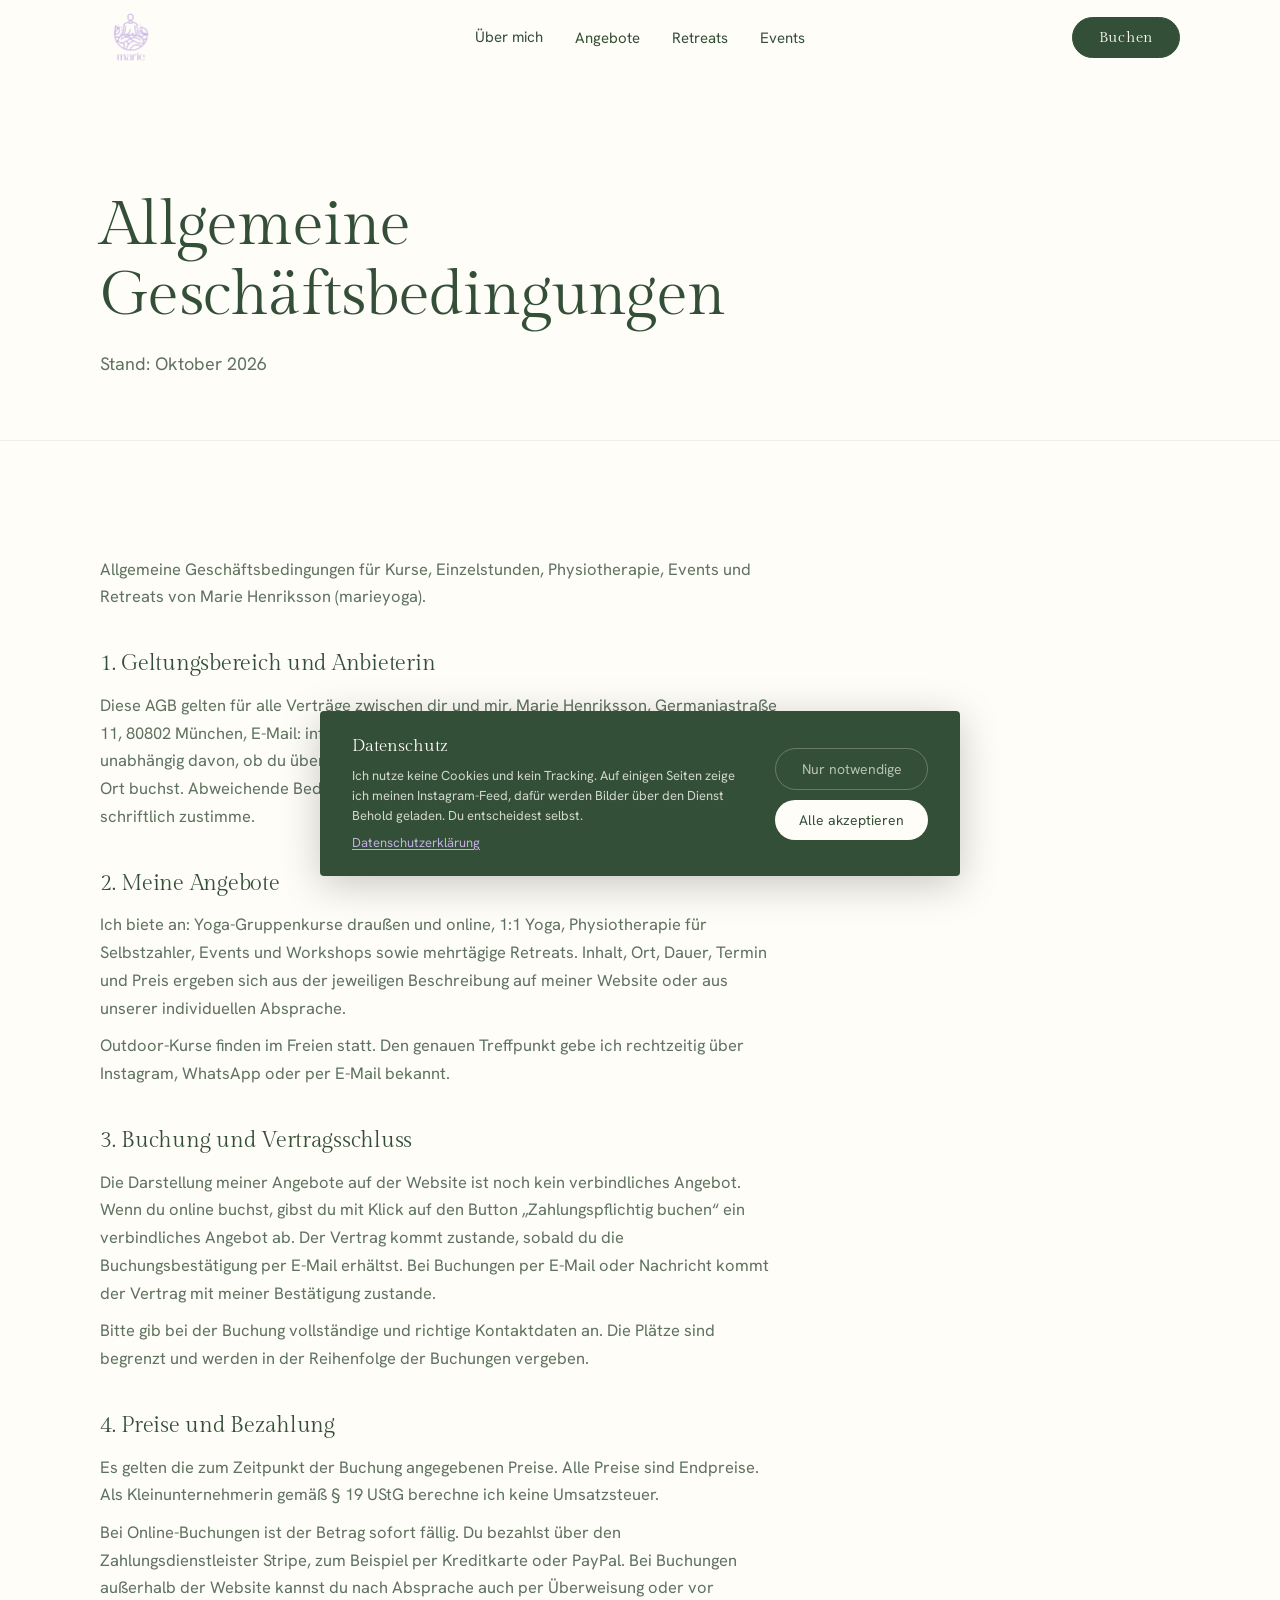
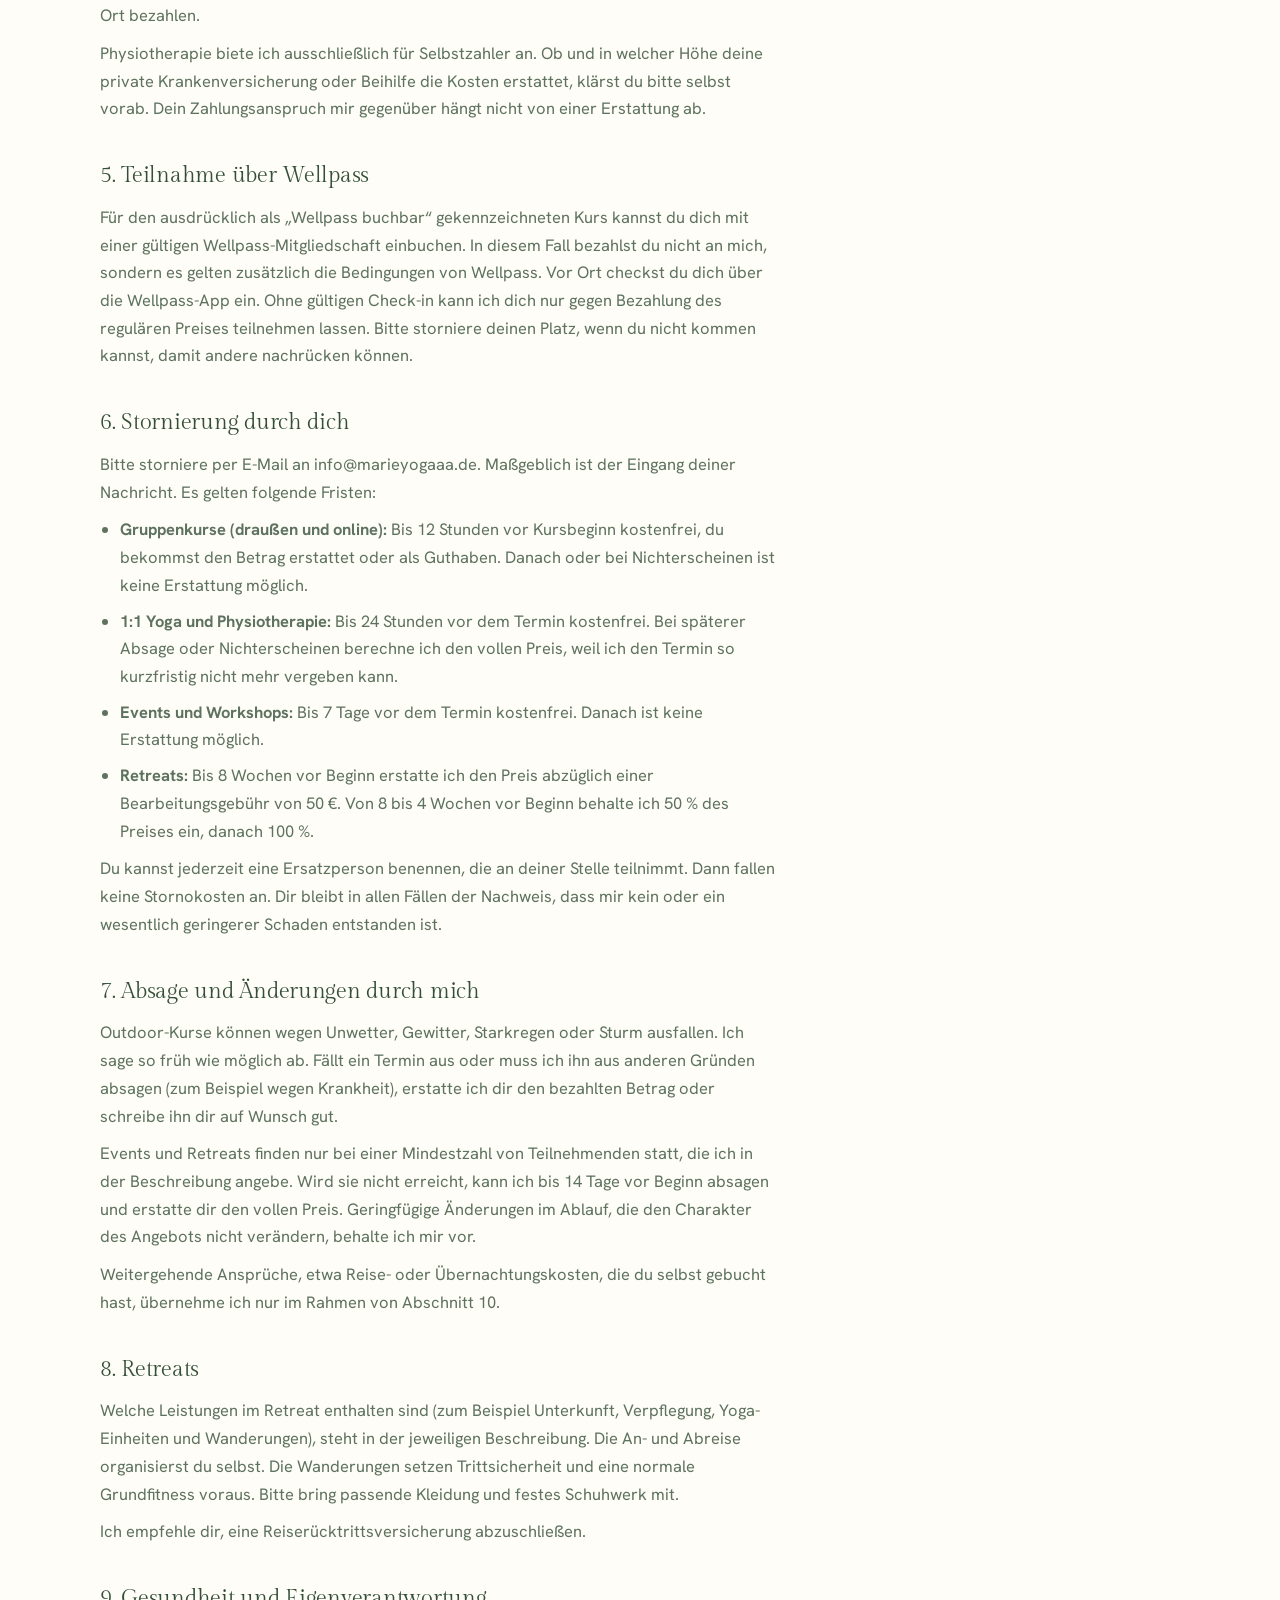
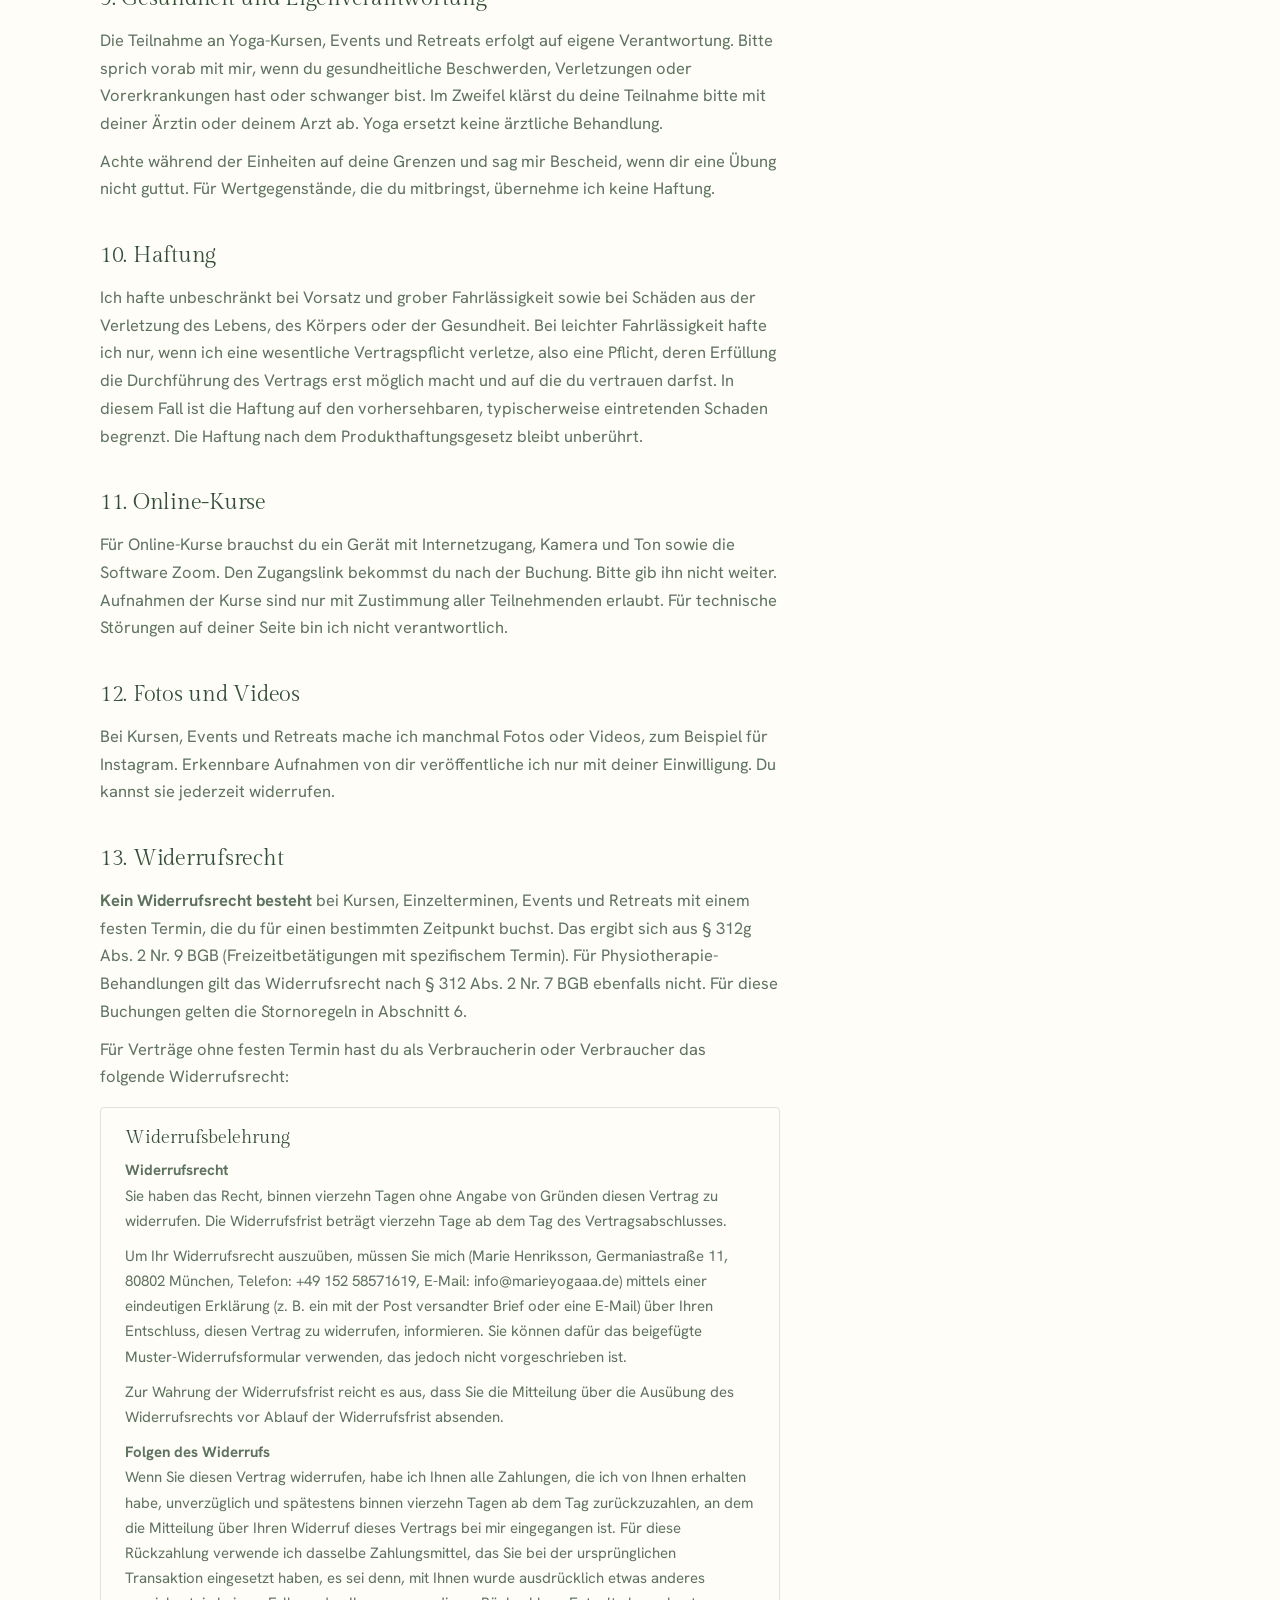
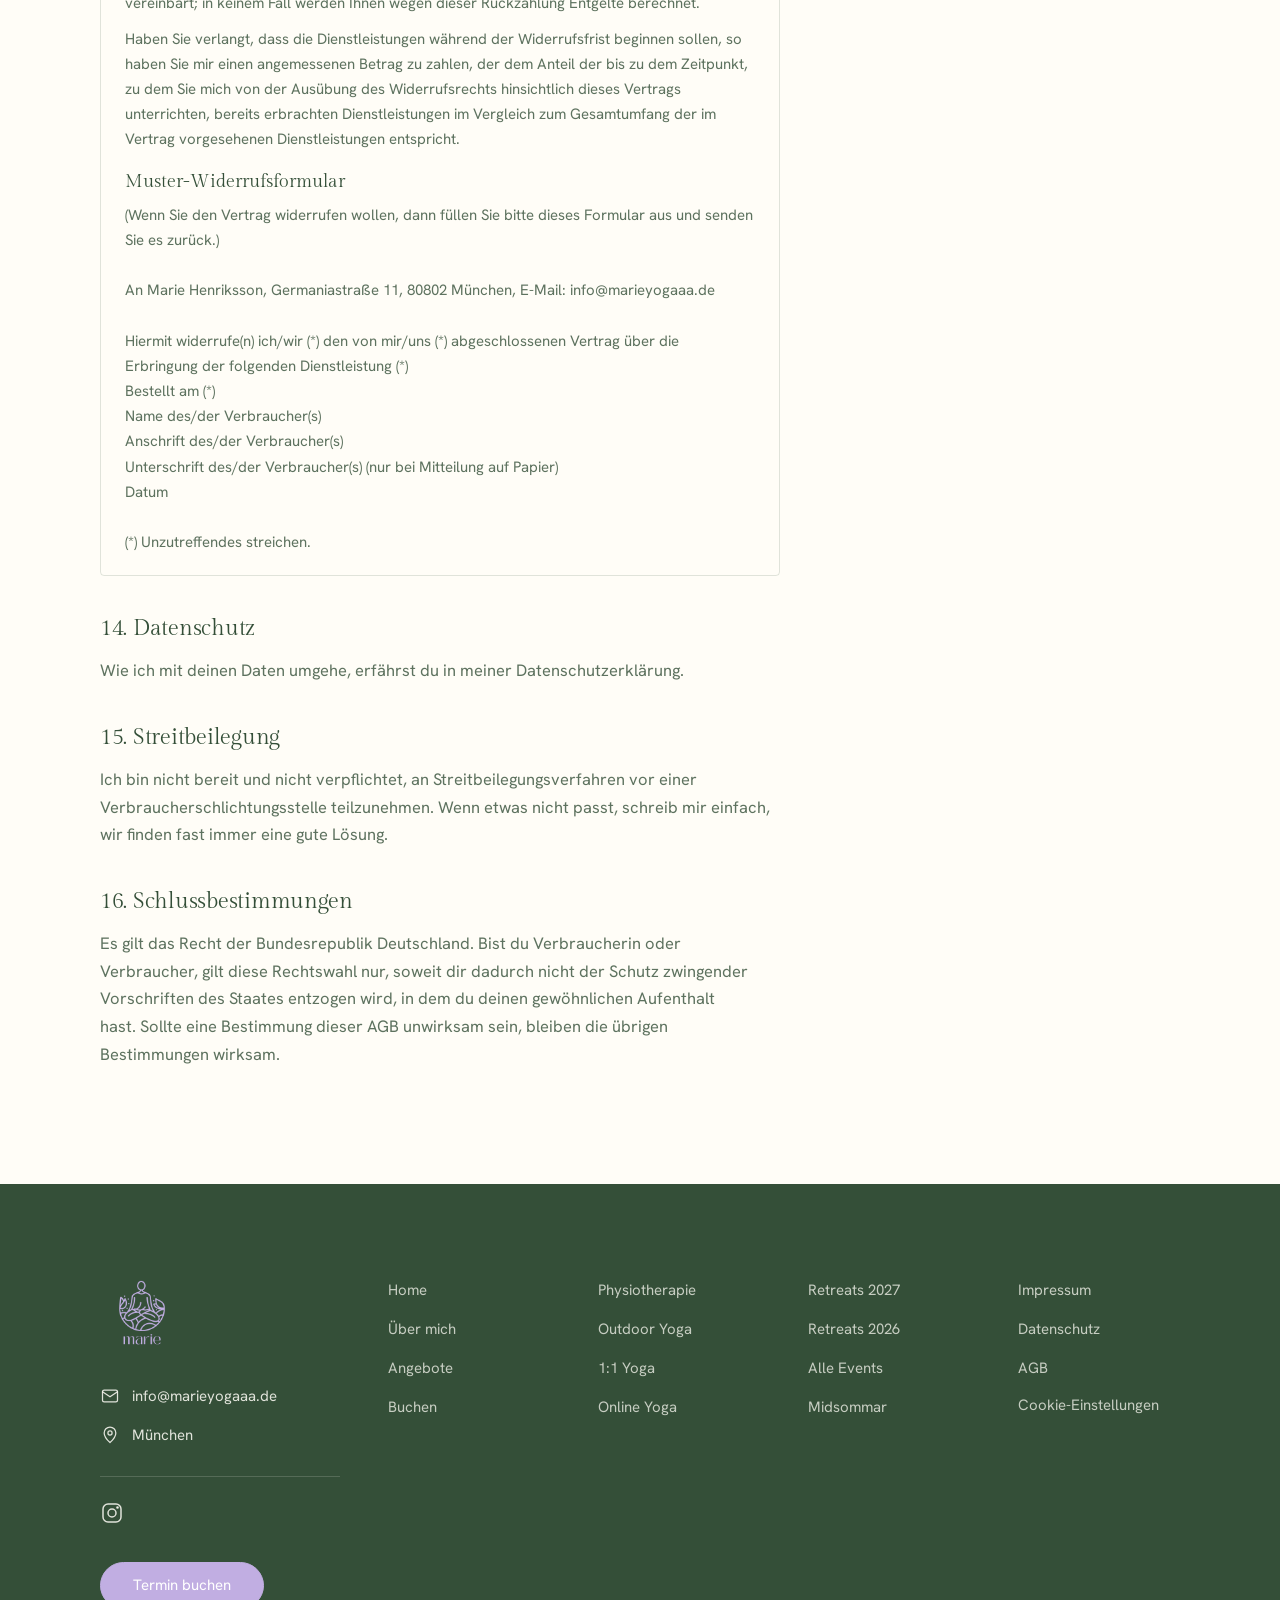
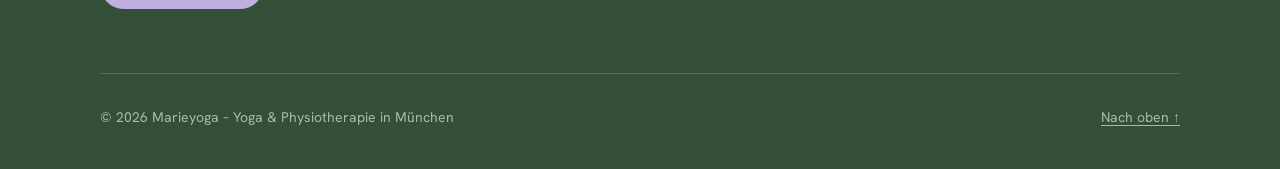
<file: agb.html>
<!DOCTYPE html>
<html lang="de">
<head>
  <meta charset="UTF-8">
  <meta name="viewport" content="width=device-width, initial-scale=1.0">
  <title>AGB – marie</title>
  <meta name="robots" content="noindex, nofollow">
  <link rel="preconnect" href="https://fonts.googleapis.com">
  <link rel="preconnect" href="https://fonts.gstatic.com" crossorigin>
  <link href="https://fonts.googleapis.com/css2?family=Gilda+Display&family=Hanken+Grotesk:ital,wght@0,300..600;1,400&family=Lora:ital,wght@0,400;1,400&display=swap" rel="stylesheet">
  <link rel="stylesheet" href="css/styles.css?v=10">
</head>
<body>

  <nav class="nav">
    <div class="container nav-inner">
      <a href="index.html" class="nav-logo">
        <img src="assets/logo-marie-transparent.png" alt="marie yoga münchen" width="42" height="42">
      </a>
      <div class="nav-links">
        <a href="ueber-mich.html">Über mich</a>
        <div class="nav-item has-dropdown">
          <a href="angebote.html" class="has-caret">Angebote</a>
          <div class="nav-dropdown nav-dropdown--years">
            <div class="nav-sub">
              <a href="angebote.html#physio" class="nav-sub-trigger">Physiotherapie</a>
              <div class="nav-subdropdown">
                <a href="angebote.html#physio">Physiotherapie 1:1</a>
                <a href="buchen.html#physio">Termin anfragen</a>
              </div>
            </div>
            <div class="nav-sub">
              <a href="angebote.html#yoga" class="nav-sub-trigger">Yoga</a>
              <div class="nav-subdropdown">
                <a href="angebote.html#yoga-outdoor">Outdoor Yoga</a>
                <a href="angebote.html#yoga-1zu1">1:1 Yoga</a>
                <a href="angebote.html#yoga-online">Online Yoga</a>
              </div>
            </div>
          </div>
        </div>
        <div class="nav-item has-dropdown">
          <a href="retreats.html" class="has-caret">Retreats</a>
          <div class="nav-dropdown nav-dropdown--years">
            <div class="nav-sub">
              <a href="retreats.html#2026" class="nav-sub-trigger">2026</a>
              <div class="nav-subdropdown">
                <a href="retreats.html#juli">Juli: InBalance</a>
                <a href="retreats.html#august">August: Physio &amp; Yoga</a>
                <a href="retreats.html#september">September: Somatic</a>
              </div>
            </div>
            <div class="nav-sub">
              <a href="retreats.html#2027" class="nav-sub-trigger">2027</a>
              <div class="nav-subdropdown">
                <a href="retreats.html#somatics-2027">Somatics Weekend</a>
                <a href="retreats.html#bergkraft-2027">Juni: Bergkraft</a>
                <a href="retreats.html#wander-2027">Juli/August: Wander &amp; Wonder</a>
              </div>
            </div>
          </div>
        </div>
        <div class="nav-item has-dropdown">
          <a href="events.html" class="has-caret">Events</a>
          <div class="nav-dropdown">
            <a href="events.html">Alle Events</a>
            <a href="events.html#von-innen-warm">Von innen warm, 13.11.2026</a>
            <a href="events.html#adventskalender">Adventskalender 2026</a>
            <a href="events.html#brunch">Yoga &amp; Brunch, Termin folgt</a>
            <a href="events.html#midsommar">Midsommar, 25.6.2027</a>
            <a href="events.html#private-events">Private Events</a>
          </div>
        </div>
      </div>
      <a href="buchen.html" class="btn btn-primary nav-cta">Buchen</a>
      <button class="nav-burger" aria-label="Menü öffnen" aria-expanded="false">
        <span></span><span></span><span></span>
      </button>
    </div>
  </nav>

  <section class="page-hero">
    <div class="container">
      <h1>Allgemeine Geschäftsbedingungen</h1>
      <p>Stand: Oktober 2026</p>
    </div>
  </section>

  <section style="padding: var(--pad-y) 0;">
    <div class="container">
      <div style="max-width: 680px; display: flex; flex-direction: column; gap: 40px;">

        <div>
          <p style="color: var(--text-muted);">
            Allgemeine Geschäftsbedingungen für Kurse, Einzelstunden, Physiotherapie, Events und Retreats
            von Marie Henriksson (marieyoga).
          </p>
        </div>

        <div>
          <h2 style="font-size: 22px; margin-bottom: 16px;">1. Geltungsbereich und Anbieterin</h2>
          <p style="color: var(--text-muted);">
            Diese AGB gelten für alle Verträge zwischen dir und mir, Marie Henriksson,
            Germaniastraße 11, 80802 München, E-Mail: <a href="mailto:info@marieyogaaa.de">info@marieyogaaa.de</a>,
            über meine Angebote. Das gilt unabhängig davon, ob du über meine Website, per E-Mail,
            per Nachricht oder vor Ort buchst. Abweichende Bedingungen gelten nur, wenn ich ihnen
            ausdrücklich schriftlich zustimme.
          </p>
        </div>

        <div>
          <h2 style="font-size: 22px; margin-bottom: 16px;">2. Meine Angebote</h2>
          <p style="color: var(--text-muted);">
            Ich biete an: Yoga-Gruppenkurse draußen und online, 1:1 Yoga, Physiotherapie für
            Selbstzahler, Events und Workshops sowie mehrtägige Retreats. Inhalt, Ort, Dauer, Termin
            und Preis ergeben sich aus der jeweiligen Beschreibung auf meiner Website oder aus unserer
            individuellen Absprache.
          </p>
          <p style="margin-top: 10px; color: var(--text-muted);">
            Outdoor-Kurse finden im Freien statt. Den genauen Treffpunkt gebe ich rechtzeitig über
            Instagram, WhatsApp oder per E-Mail bekannt.
          </p>
        </div>

        <div>
          <h2 style="font-size: 22px; margin-bottom: 16px;">3. Buchung und Vertragsschluss</h2>
          <p style="color: var(--text-muted);">
            Die Darstellung meiner Angebote auf der Website ist noch kein verbindliches Angebot.
            Wenn du online buchst, gibst du mit Klick auf den Button „Zahlungspflichtig buchen“ ein
            verbindliches Angebot ab. Der Vertrag kommt zustande, sobald du die Buchungsbestätigung
            per E-Mail erhältst. Bei Buchungen per E-Mail oder Nachricht kommt der Vertrag mit meiner
            Bestätigung zustande.
          </p>
          <p style="margin-top: 10px; color: var(--text-muted);">
            Bitte gib bei der Buchung vollständige und richtige Kontaktdaten an. Die Plätze sind
            begrenzt und werden in der Reihenfolge der Buchungen vergeben.
          </p>
        </div>

        <div>
          <h2 style="font-size: 22px; margin-bottom: 16px;">4. Preise und Bezahlung</h2>
          <p style="color: var(--text-muted);">
            Es gelten die zum Zeitpunkt der Buchung angegebenen Preise. Alle Preise sind Endpreise.
            Als Kleinunternehmerin gemäß § 19 UStG berechne ich keine Umsatzsteuer.
          </p>
          <p style="margin-top: 10px; color: var(--text-muted);">
            Bei Online-Buchungen ist der Betrag sofort fällig. Du bezahlst über den Zahlungsdienstleister
            Stripe, zum Beispiel per Kreditkarte oder PayPal. Bei Buchungen außerhalb der Website kannst du
            nach Absprache auch per Überweisung oder vor Ort bezahlen.
          </p>
          <p style="margin-top: 10px; color: var(--text-muted);">
            Physiotherapie biete ich ausschließlich für Selbstzahler an. Ob und in welcher Höhe deine
            private Krankenversicherung oder Beihilfe die Kosten erstattet, klärst du bitte selbst
            vorab. Dein Zahlungsanspruch mir gegenüber hängt nicht von einer Erstattung ab.
          </p>
        </div>

        <div>
          <h2 style="font-size: 22px; margin-bottom: 16px;">5. Teilnahme über Wellpass</h2>
          <p style="color: var(--text-muted);">
            Für den ausdrücklich als „Wellpass buchbar“ gekennzeichneten Kurs kannst du dich mit einer
            gültigen Wellpass-Mitgliedschaft einbuchen. In diesem Fall bezahlst du nicht an mich, sondern
            es gelten zusätzlich die Bedingungen von Wellpass. Vor Ort checkst du dich über die
            Wellpass-App ein. Ohne gültigen Check-in kann ich dich nur gegen Bezahlung des regulären
            Preises teilnehmen lassen. Bitte storniere deinen Platz, wenn du nicht kommen kannst, damit
            andere nachrücken können.
          </p>
        </div>

        <div>
          <h2 style="font-size: 22px; margin-bottom: 16px;">6. Stornierung durch dich</h2>
          <p style="color: var(--text-muted);">
            Bitte storniere per E-Mail an <a href="mailto:info@marieyogaaa.de">info@marieyogaaa.de</a>.
            Maßgeblich ist der Eingang deiner Nachricht. Es gelten folgende Fristen:
          </p>
          <ul style="padding-left: 20px; margin-top: 10px; display: flex; flex-direction: column; gap: 8px; color: var(--text-muted);">
            <li><strong>Gruppenkurse (draußen und online):</strong> Bis 12 Stunden vor Kursbeginn kostenfrei,
              du bekommst den Betrag erstattet oder als Guthaben. Danach oder bei Nichterscheinen ist keine
              Erstattung möglich.</li>
            <li><strong>1:1 Yoga und Physiotherapie:</strong> Bis 24 Stunden vor dem Termin kostenfrei.
              Bei späterer Absage oder Nichterscheinen berechne ich den vollen Preis, weil ich den Termin
              so kurzfristig nicht mehr vergeben kann.</li>
            <li><strong>Events und Workshops:</strong> Bis 7 Tage vor dem Termin kostenfrei. Danach ist
              keine Erstattung möglich.</li>
            <li><strong>Retreats:</strong> Bis 8 Wochen vor Beginn erstatte ich den Preis abzüglich einer
              Bearbeitungsgebühr von 50 €. Von 8 bis 4 Wochen vor Beginn behalte ich 50 % des Preises ein,
              danach 100 %.</li>
          </ul>
          <p style="margin-top: 10px; color: var(--text-muted);">
            Du kannst jederzeit eine Ersatzperson benennen, die an deiner Stelle teilnimmt. Dann fallen
            keine Stornokosten an. Dir bleibt in allen Fällen der Nachweis, dass mir kein oder ein
            wesentlich geringerer Schaden entstanden ist.
          </p>
        </div>

        <div>
          <h2 style="font-size: 22px; margin-bottom: 16px;">7. Absage und Änderungen durch mich</h2>
          <p style="color: var(--text-muted);">
            Outdoor-Kurse können wegen Unwetter, Gewitter, Starkregen oder Sturm ausfallen. Ich sage
            so früh wie möglich ab. Fällt ein Termin aus oder muss ich ihn aus anderen Gründen absagen
            (zum Beispiel wegen Krankheit), erstatte ich dir den bezahlten Betrag oder schreibe ihn dir
            auf Wunsch gut.
          </p>
          <p style="margin-top: 10px; color: var(--text-muted);">
            Events und Retreats finden nur bei einer Mindestzahl von Teilnehmenden statt, die ich in der
            Beschreibung angebe. Wird sie nicht erreicht, kann ich bis 14 Tage vor Beginn absagen und
            erstatte dir den vollen Preis. Geringfügige Änderungen im Ablauf, die den Charakter des
            Angebots nicht verändern, behalte ich mir vor.
          </p>
          <p style="margin-top: 10px; color: var(--text-muted);">
            Weitergehende Ansprüche, etwa Reise- oder Übernachtungskosten, die du selbst gebucht hast,
            übernehme ich nur im Rahmen von Abschnitt 10.
          </p>
        </div>

        <div>
          <h2 style="font-size: 22px; margin-bottom: 16px;">8. Retreats</h2>
          <p style="color: var(--text-muted);">
            Welche Leistungen im Retreat enthalten sind (zum Beispiel Unterkunft, Verpflegung, Yoga-Einheiten
            und Wanderungen), steht in der jeweiligen Beschreibung. Die An- und Abreise organisierst du selbst.
            Die Wanderungen setzen Trittsicherheit und eine normale Grundfitness voraus. Bitte bring
            passende Kleidung und festes Schuhwerk mit.
          </p>
          <p style="margin-top: 10px; color: var(--text-muted);">
            Ich empfehle dir, eine Reiserücktrittsversicherung abzuschließen.
          </p>
        </div>

        <div>
          <h2 style="font-size: 22px; margin-bottom: 16px;">9. Gesundheit und Eigenverantwortung</h2>
          <p style="color: var(--text-muted);">
            Die Teilnahme an Yoga-Kursen, Events und Retreats erfolgt auf eigene Verantwortung. Bitte
            sprich vorab mit mir, wenn du gesundheitliche Beschwerden, Verletzungen oder Vorerkrankungen
            hast oder schwanger bist. Im Zweifel klärst du deine Teilnahme bitte mit deiner Ärztin oder
            deinem Arzt ab. Yoga ersetzt keine ärztliche Behandlung.
          </p>
          <p style="margin-top: 10px; color: var(--text-muted);">
            Achte während der Einheiten auf deine Grenzen und sag mir Bescheid, wenn dir eine Übung nicht
            guttut. Für Wertgegenstände, die du mitbringst, übernehme ich keine Haftung.
          </p>
        </div>

        <div>
          <h2 style="font-size: 22px; margin-bottom: 16px;">10. Haftung</h2>
          <p style="color: var(--text-muted);">
            Ich hafte unbeschränkt bei Vorsatz und grober Fahrlässigkeit sowie bei Schäden aus der Verletzung
            des Lebens, des Körpers oder der Gesundheit. Bei leichter Fahrlässigkeit hafte ich nur, wenn ich
            eine wesentliche Vertragspflicht verletze, also eine Pflicht, deren Erfüllung die Durchführung
            des Vertrags erst möglich macht und auf die du vertrauen darfst. In diesem Fall ist die Haftung
            auf den vorhersehbaren, typischerweise eintretenden Schaden begrenzt. Die Haftung nach dem
            Produkthaftungsgesetz bleibt unberührt.
          </p>
        </div>

        <div>
          <h2 style="font-size: 22px; margin-bottom: 16px;">11. Online-Kurse</h2>
          <p style="color: var(--text-muted);">
            Für Online-Kurse brauchst du ein Gerät mit Internetzugang, Kamera und Ton sowie die Software
            Zoom. Den Zugangslink bekommst du nach der Buchung. Bitte gib ihn nicht weiter. Aufnahmen der
            Kurse sind nur mit Zustimmung aller Teilnehmenden erlaubt. Für technische Störungen auf deiner
            Seite bin ich nicht verantwortlich.
          </p>
        </div>

        <div>
          <h2 style="font-size: 22px; margin-bottom: 16px;">12. Fotos und Videos</h2>
          <p style="color: var(--text-muted);">
            Bei Kursen, Events und Retreats mache ich manchmal Fotos oder Videos, zum Beispiel für Instagram.
            Erkennbare Aufnahmen von dir veröffentliche ich nur mit deiner Einwilligung. Du kannst sie
            jederzeit widerrufen.
          </p>
        </div>

        <div>
          <h2 style="font-size: 22px; margin-bottom: 16px;">13. Widerrufsrecht</h2>
          <p style="color: var(--text-muted);">
            <strong>Kein Widerrufsrecht besteht</strong> bei Kursen, Einzelterminen, Events und Retreats
            mit einem festen Termin, die du für einen bestimmten Zeitpunkt buchst. Das ergibt sich aus
            § 312g Abs. 2 Nr. 9 BGB (Freizeitbetätigungen mit spezifischem Termin). Für
            Physiotherapie-Behandlungen gilt das Widerrufsrecht nach § 312 Abs. 2 Nr. 7 BGB ebenfalls
            nicht. Für diese Buchungen gelten die Stornoregeln in Abschnitt 6.
          </p>
          <p style="margin-top: 10px; color: var(--text-muted);">
            Für Verträge ohne festen Termin hast du als Verbraucherin oder
            Verbraucher das folgende Widerrufsrecht:
          </p>
          <div style="margin-top: 16px; padding: 20px 24px; border: 1px solid rgba(52,79,56,0.15); border-radius: var(--r);">
            <h3 style="font-size: 18px; margin-bottom: 10px;">Widerrufsbelehrung</h3>
            <p style="color: var(--text-muted); font-size: 15px;"><strong>Widerrufsrecht</strong><br>
              Sie haben das Recht, binnen vierzehn Tagen ohne Angabe von Gründen diesen Vertrag zu widerrufen.
              Die Widerrufsfrist beträgt vierzehn Tage ab dem Tag des Vertragsabschlusses.</p>
            <p style="margin-top: 10px; color: var(--text-muted); font-size: 15px;">
              Um Ihr Widerrufsrecht auszuüben, müssen Sie mich (Marie Henriksson, Germaniastraße 11,
              80802 München, Telefon: +49 152 58571619, E-Mail: info@marieyogaaa.de) mittels einer eindeutigen
              Erklärung (z. B. ein mit der Post versandter Brief oder eine E-Mail) über Ihren Entschluss,
              diesen Vertrag zu widerrufen, informieren. Sie können dafür das beigefügte
              Muster-Widerrufsformular verwenden, das jedoch nicht vorgeschrieben ist.</p>
            <p style="margin-top: 10px; color: var(--text-muted); font-size: 15px;">
              Zur Wahrung der Widerrufsfrist reicht es aus, dass Sie die Mitteilung über die Ausübung des
              Widerrufsrechts vor Ablauf der Widerrufsfrist absenden.</p>
            <p style="margin-top: 10px; color: var(--text-muted); font-size: 15px;"><strong>Folgen des Widerrufs</strong><br>
              Wenn Sie diesen Vertrag widerrufen, habe ich Ihnen alle Zahlungen, die ich von Ihnen erhalten
              habe, unverzüglich und spätestens binnen vierzehn Tagen ab dem Tag zurückzuzahlen, an dem die
              Mitteilung über Ihren Widerruf dieses Vertrags bei mir eingegangen ist. Für diese Rückzahlung
              verwende ich dasselbe Zahlungsmittel, das Sie bei der ursprünglichen Transaktion eingesetzt haben,
              es sei denn, mit Ihnen wurde ausdrücklich etwas anderes vereinbart; in keinem Fall werden Ihnen
              wegen dieser Rückzahlung Entgelte berechnet.</p>
            <p style="margin-top: 10px; color: var(--text-muted); font-size: 15px;">
              Haben Sie verlangt, dass die Dienstleistungen während der Widerrufsfrist beginnen sollen, so
              haben Sie mir einen angemessenen Betrag zu zahlen, der dem Anteil der bis zu dem Zeitpunkt,
              zu dem Sie mich von der Ausübung des Widerrufsrechts hinsichtlich dieses Vertrags unterrichten,
              bereits erbrachten Dienstleistungen im Vergleich zum Gesamtumfang der im Vertrag vorgesehenen
              Dienstleistungen entspricht.</p>
            <h3 style="font-size: 18px; margin: 20px 0 10px;">Muster-Widerrufsformular</h3>
            <p style="color: var(--text-muted); font-size: 15px;">
              (Wenn Sie den Vertrag widerrufen wollen, dann füllen Sie bitte dieses Formular aus und senden
              Sie es zurück.)<br><br>
              An Marie Henriksson, Germaniastraße 11, 80802 München, E-Mail: info@marieyogaaa.de<br><br>
              Hiermit widerrufe(n) ich/wir (*) den von mir/uns (*) abgeschlossenen Vertrag über die
              Erbringung der folgenden Dienstleistung (*)<br>
              Bestellt am (*)<br>
              Name des/der Verbraucher(s)<br>
              Anschrift des/der Verbraucher(s)<br>
              Unterschrift des/der Verbraucher(s) (nur bei Mitteilung auf Papier)<br>
              Datum<br><br>
              (*) Unzutreffendes streichen.</p>
          </div>
        </div>

        <div>
          <h2 style="font-size: 22px; margin-bottom: 16px;">14. Datenschutz</h2>
          <p style="color: var(--text-muted);">
            Wie ich mit deinen Daten umgehe, erfährst du in meiner
            <a href="datenschutz.html">Datenschutzerklärung</a>.
          </p>
        </div>

        <div>
          <h2 style="font-size: 22px; margin-bottom: 16px;">15. Streitbeilegung</h2>
          <p style="color: var(--text-muted);">
            Ich bin nicht bereit und nicht verpflichtet, an Streitbeilegungsverfahren vor einer
            Verbraucherschlichtungsstelle teilzunehmen. Wenn etwas nicht passt, schreib mir einfach,
            wir finden fast immer eine gute Lösung.
          </p>
        </div>

        <div>
          <h2 style="font-size: 22px; margin-bottom: 16px;">16. Schlussbestimmungen</h2>
          <p style="color: var(--text-muted);">
            Es gilt das Recht der Bundesrepublik Deutschland. Bist du Verbraucherin oder Verbraucher,
            gilt diese Rechtswahl nur, soweit dir dadurch nicht der Schutz zwingender Vorschriften des
            Staates entzogen wird, in dem du deinen gewöhnlichen Aufenthalt hast. Sollte eine Bestimmung
            dieser AGB unwirksam sein, bleiben die übrigen Bestimmungen wirksam.
          </p>
        </div>

      </div>
    </div>
  </section>

  <footer class="footer">
    <div class="container">
      <div class="footer-grid">
        <div class="footer-brand">
          <a href="index.html" class="footer-logo"><img src="assets/logo-marie-transparent.png" alt="marie yoga münchen"></a>
          <ul class="footer-contact">
            <li><a href="mailto:info@marieyogaaa.de"><svg viewBox="0 0 24 24" aria-hidden="true"><rect x="3" y="5" width="18" height="14" rx="2"/><path d="m3 7 9 6 9-6"/></svg>info@marieyogaaa.de</a></li>
            <li><span><svg viewBox="0 0 24 24" aria-hidden="true"><path d="M12 21s-7-6.2-7-11.5a7 7 0 0 1 14 0C19 14.8 12 21 12 21z"/><circle cx="12" cy="9.5" r="2.5"/></svg>München</span></li>
          </ul>
          <div class="footer-social">
            <a href="https://www.instagram.com/marieyogaaa/" target="_blank" rel="noopener" aria-label="Instagram"><svg viewBox="0 0 24 24" aria-hidden="true"><rect x="3" y="3" width="18" height="18" rx="5"/><circle cx="12" cy="12" r="4"/><circle cx="17.5" cy="6.5" r="0.6" fill="currentColor"/></svg></a>
          </div>
          <a href="buchen.html" class="btn btn-primary footer-cta">Termin buchen</a>
        </div>

        <nav class="footer-col" aria-label="Seiten">
          <a href="index.html">Home</a>
          <a href="ueber-mich.html">Über mich</a>
          <a href="angebote.html">Angebote</a>
          <a href="buchen.html">Buchen</a>
        </nav>
        <nav class="footer-col" aria-label="Angebote">
          <a href="angebote.html#physio">Physiotherapie</a>
          <a href="angebote.html#yoga-outdoor">Outdoor Yoga</a>
          <a href="angebote.html#yoga-1zu1">1:1 Yoga</a>
          <a href="angebote.html#yoga-online">Online Yoga</a>
        </nav>
        <nav class="footer-col" aria-label="Retreats und Events">
          <a href="retreats.html#2027">Retreats 2027</a>
          <a href="retreats.html#2026">Retreats 2026</a>
          <a href="events.html">Alle Events</a>
          <a href="events.html#midsommar">Midsommar</a>
        </nav>
        <nav class="footer-col" aria-label="Rechtliches">
          <a href="impressum.html">Impressum</a>
          <a href="datenschutz.html">Datenschutz</a>
          <a href="agb.html">AGB</a>
          <button type="button" class="cookie-settings-link">Cookie-Einstellungen</button>
        </nav>
      </div>
      <div class="footer-bottom">
        <span>© 2026 Marieyoga – Yoga &amp; Physiotherapie in München</span>
        <a href="#" class="footer-top">Nach oben ↑</a>
      </div>
    </div>
  </footer>

  <script src="js/nav.js"></script>
  <script src="js/cookie-banner.js"></script>
</body>
</html>
</file>
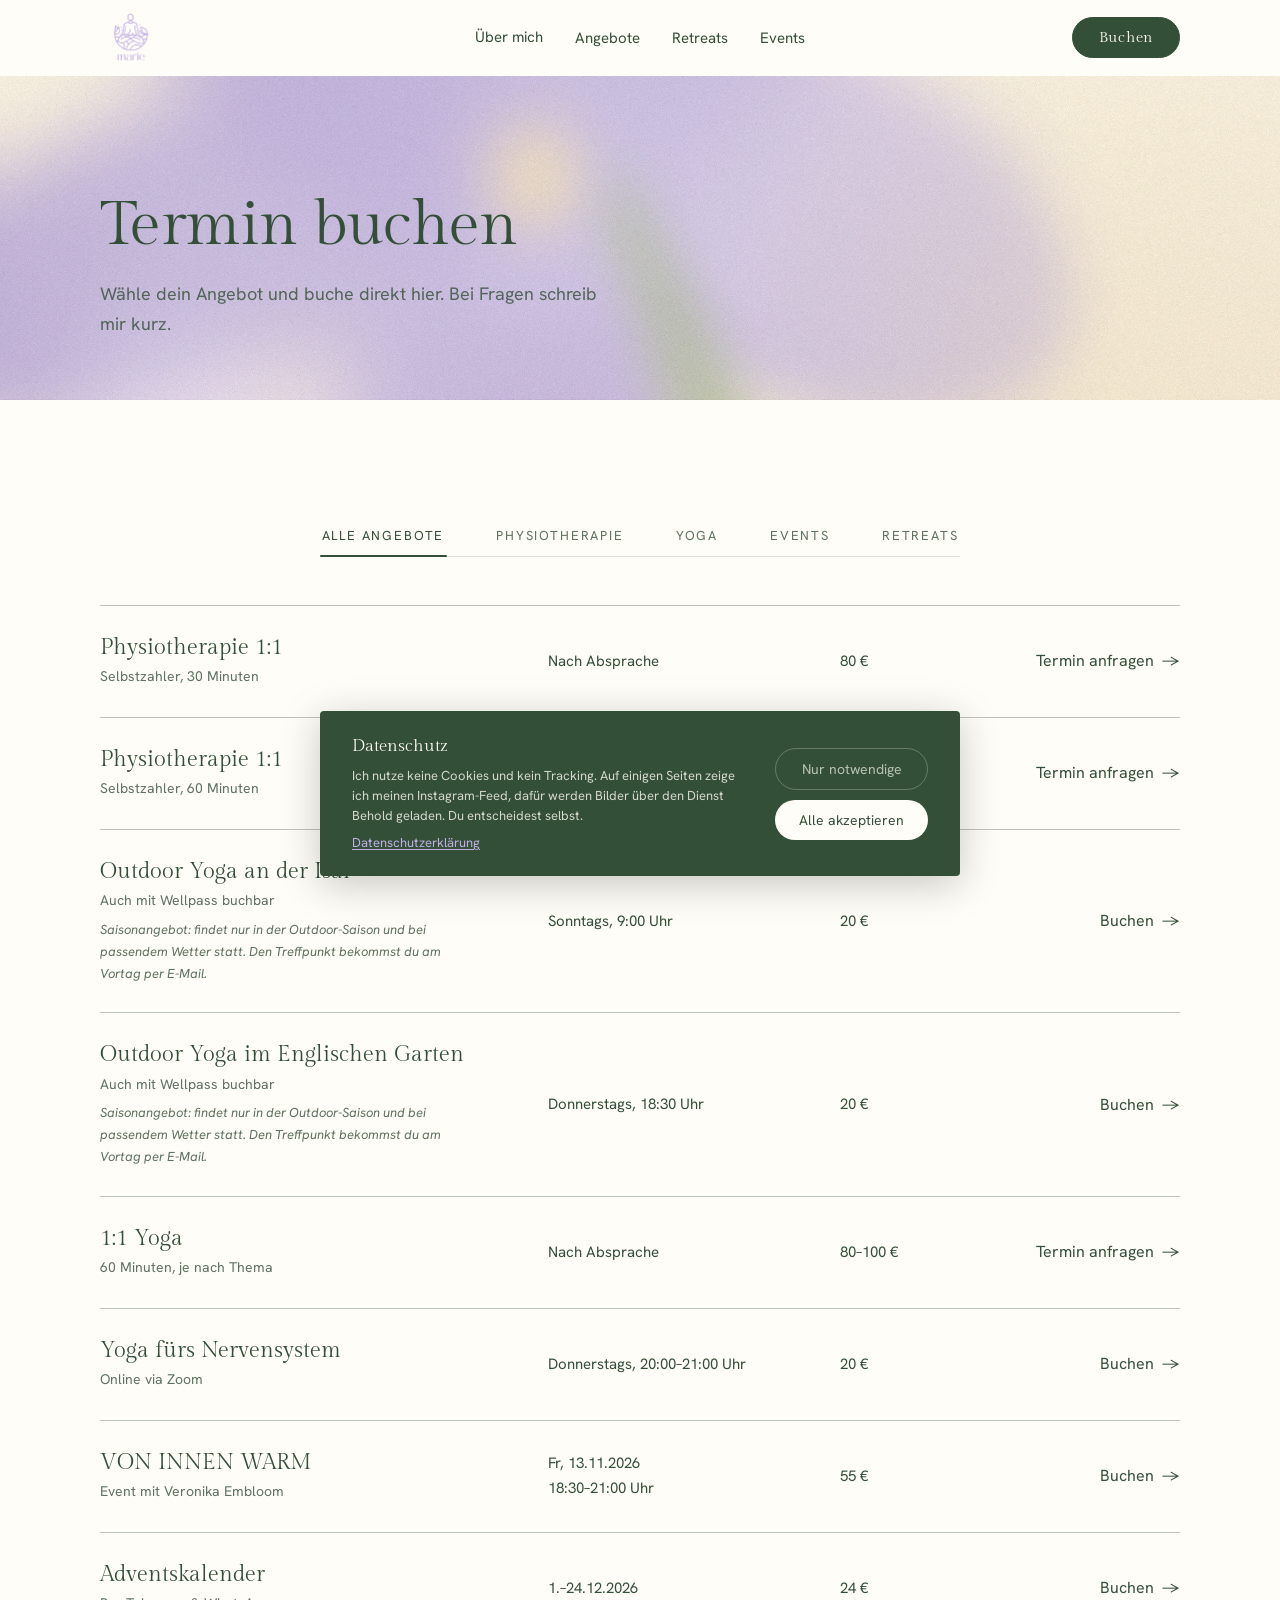
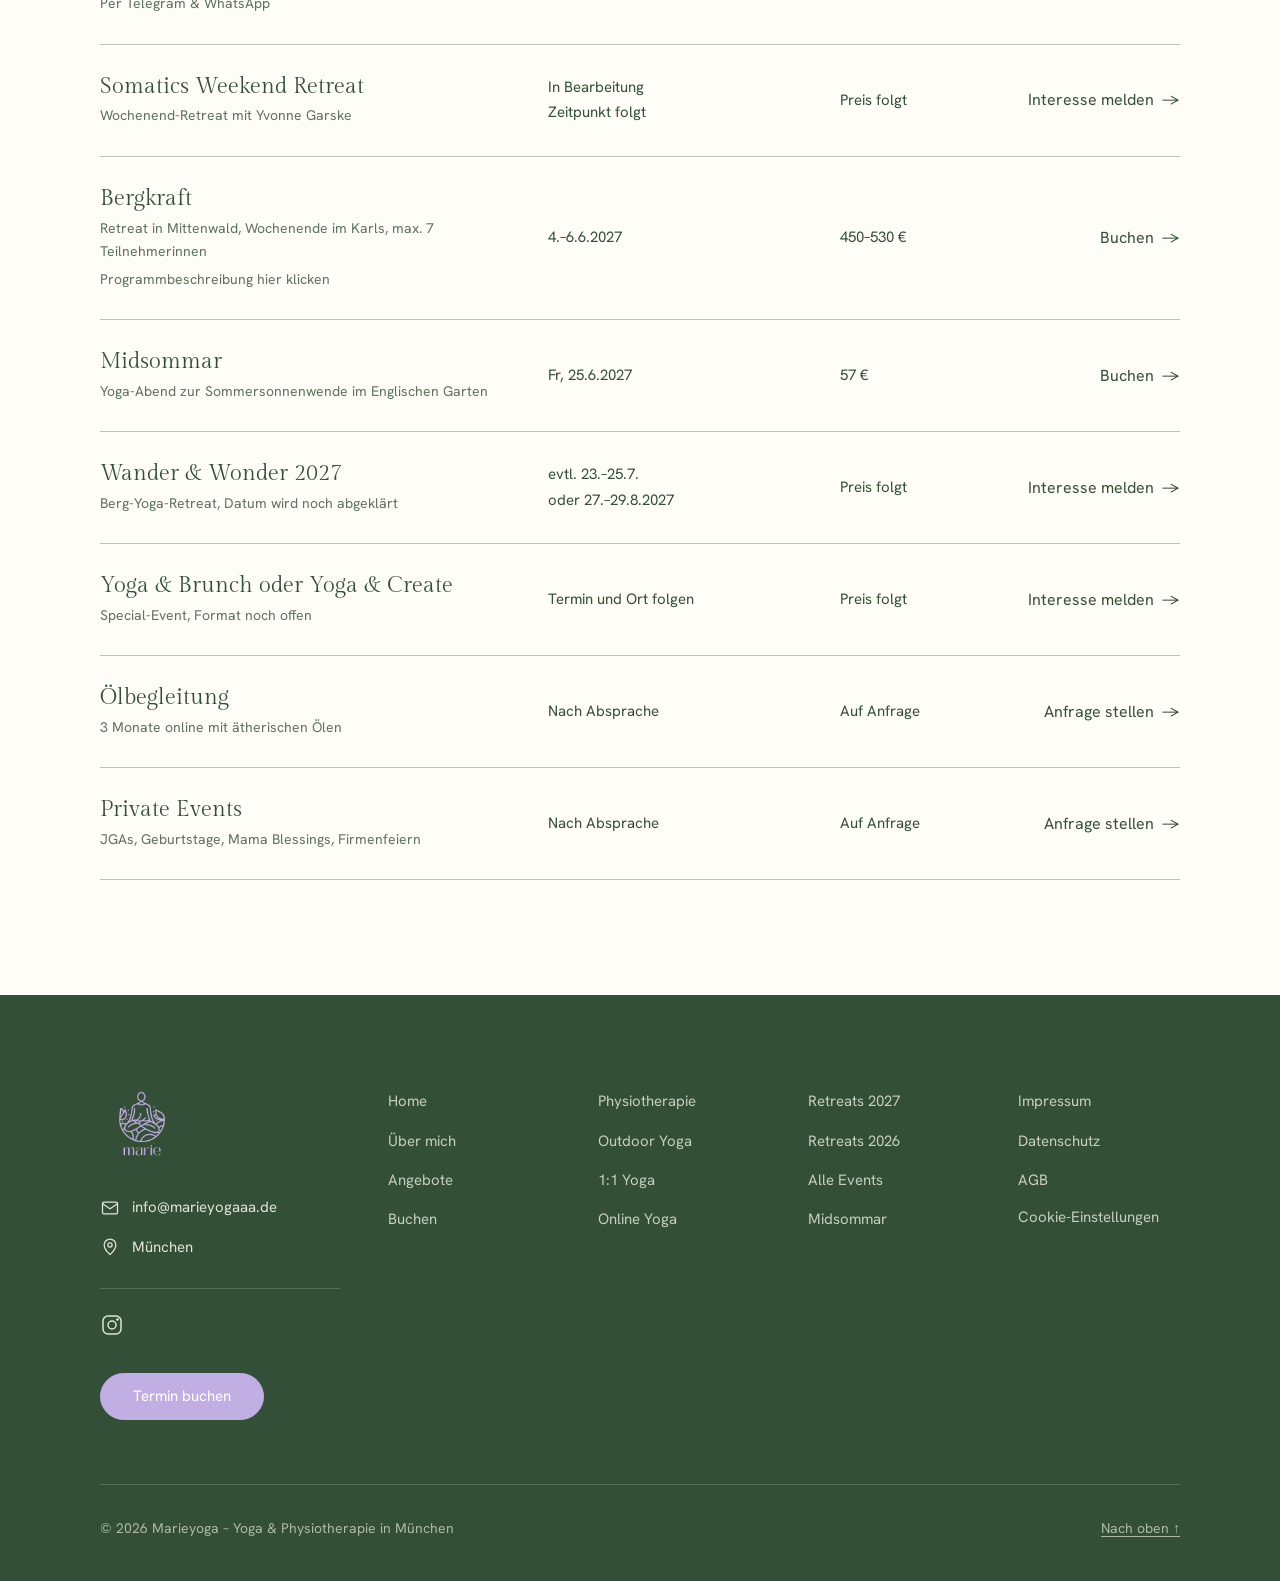
<file: buchen.html>
<!DOCTYPE html>
<html lang="de">
<head>
  <meta charset="UTF-8">
  <meta name="viewport" content="width=device-width, initial-scale=1.0">
  <title>Buchen – marie</title>
  <meta name="description" content="Termin buchen bei marie – Yoga und Physiotherapie in München.">
  <link rel="preconnect" href="https://fonts.googleapis.com">
  <link rel="preconnect" href="https://fonts.gstatic.com" crossorigin>
  <link href="https://fonts.googleapis.com/css2?family=Gilda+Display&family=Hanken+Grotesk:ital,wght@0,300..600;1,400&family=Lora:ital,wght@0,400;1,400&display=swap" rel="stylesheet">
  <link rel="stylesheet" href="css/styles.css?v=10">
</head>
<body>

  <nav class="nav">
    <div class="container nav-inner">
      <a href="index.html" class="nav-logo">
        <img src="assets/logo-marie-transparent.png" alt="marie yoga münchen" width="42" height="42">
      </a>
      <div class="nav-links">
        <a href="ueber-mich.html">Über mich</a>
        <div class="nav-item has-dropdown">
          <a href="angebote.html" class="has-caret">Angebote</a>
          <div class="nav-dropdown nav-dropdown--years">
            <div class="nav-sub">
              <a href="angebote.html#physio" class="nav-sub-trigger">Physiotherapie</a>
              <div class="nav-subdropdown">
                <a href="angebote.html#physio">Physiotherapie 1:1</a>
                <a href="buchen.html#physio">Termin anfragen</a>
              </div>
            </div>
            <div class="nav-sub">
              <a href="angebote.html#yoga" class="nav-sub-trigger">Yoga</a>
              <div class="nav-subdropdown">
                <a href="angebote.html#yoga-outdoor">Outdoor Yoga</a>
                <a href="angebote.html#yoga-1zu1">1:1 Yoga</a>
                <a href="angebote.html#yoga-online">Online Yoga</a>
              </div>
            </div>
          </div>
        </div>
        <div class="nav-item has-dropdown">
          <a href="retreats.html" class="has-caret">Retreats</a>
          <div class="nav-dropdown nav-dropdown--years">
            <div class="nav-sub">
              <a href="retreats.html#2026" class="nav-sub-trigger">2026</a>
              <div class="nav-subdropdown">
                <a href="retreats.html#juli">Juli: InBalance</a>
                <a href="retreats.html#august">August: Physio &amp; Yoga</a>
                <a href="retreats.html#september">September: Somatic</a>
              </div>
            </div>
            <div class="nav-sub">
              <a href="retreats.html#2027" class="nav-sub-trigger">2027</a>
              <div class="nav-subdropdown">
                <a href="retreats.html#somatics-2027">Somatics Weekend</a>
                <a href="retreats.html#bergkraft-2027">Juni: Bergkraft</a>
                <a href="retreats.html#wander-2027">Juli/August: Wander &amp; Wonder</a>
              </div>
            </div>
          </div>
        </div>
        <div class="nav-item has-dropdown">
          <a href="events.html" class="has-caret">Events</a>
          <div class="nav-dropdown">
            <a href="events.html">Alle Events</a>
            <a href="events.html#von-innen-warm">Von innen warm, 13.11.2026</a>
            <a href="events.html#adventskalender">Adventskalender 2026</a>
            <a href="events.html#brunch">Yoga &amp; Brunch, Termin folgt</a>
            <a href="events.html#midsommar">Midsommar, 25.6.2027</a>
            <a href="events.html#private-events">Private Events</a>
          </div>
        </div>
      </div>
      <a href="buchen.html" class="btn btn-primary nav-cta">Buchen</a>
      <button class="nav-burger" aria-label="Menü öffnen" aria-expanded="false">
        <span></span><span></span><span></span>
      </button>
    </div>
  </nav>

  <section class="page-hero page-hero--verlauf page-hero--buchen">
    <div class="container">
      <h1>Termin buchen</h1>
      <p>Wähle dein Angebot und buche direkt hier. Bei Fragen schreib mir kurz.</p>
    </div>
  </section>

  <section class="booking-section">
    <div class="container">
      <div class="angebote-filter" role="group" aria-label="Angebote filtern">
        <button type="button" class="filter-btn is-active" data-filter="alle" aria-pressed="true">Alle Angebote</button>
        <button type="button" class="filter-btn" data-filter="physio" aria-pressed="false">Physiotherapie</button>
        <button type="button" class="filter-btn" data-filter="yoga" aria-pressed="false">Yoga</button>
        <button type="button" class="filter-btn" data-filter="events" aria-pressed="false">Events</button>
        <button type="button" class="filter-btn" data-filter="retreats" aria-pressed="false">Retreats</button>
      </div>

      <table class="booking-table">
        <thead>
          <tr>
            <th scope="col">Angebot</th>
            <th scope="col">Datum</th>
            <th scope="col">Preis</th>
            <th scope="col"><span class="visually-hidden">Buchen</span></th>
          </tr>
        </thead>
        <tbody>
          <!-- data-types: einzel = Einzelstunde, wellpass = Wellpass
               Termine im Popup: wöchentliche Kurse über data-weekday (0 = Sonntag … 6 = Samstag),
               data-start und data-end; feste Termine über data-dates und data-iso (Datum JJJJ-MM-TT, mehrere jeweils mit | trennen) -->
          <tr data-category="physio" data-offer="Physiotherapie 1:1" data-detail="30 Minuten" data-price="80 €" data-types="einzel">
            <td data-label="Angebot"><strong>Physiotherapie 1:1</strong><span>Selbstzahler, 30 Minuten</span></td>
            <td data-label="Datum">Nach Absprache</td>
            <td data-label="Preis">80 €</td>
            <td><a href="mailto:info@marieyogaaa.de?subject=Terminanfrage%20Physiotherapie%201%3A1%20%2830%20Minuten%29&amp;body=Hallo%20Marie%2C%0A%0Aich%20m%C3%B6chte%20gern%20einen%20Termin%20f%C3%BCr%20Physiotherapie%20%2830%20Minuten%29%20ausmachen.%0A%0AM%C3%B6gliche%20Tage%20und%20Uhrzeiten%3A%0A%0AViele%20Gr%C3%BC%C3%9Fe" class="btn btn-primary">Termin anfragen</a></td>
          </tr>
          <tr data-category="physio" data-offer="Physiotherapie 1:1" data-detail="60 Minuten" data-price="150 €" data-types="einzel">
            <td data-label="Angebot"><strong>Physiotherapie 1:1</strong><span>Selbstzahler, 60 Minuten</span></td>
            <td data-label="Datum">Nach Absprache</td>
            <td data-label="Preis">150 €</td>
            <td><a href="mailto:info@marieyogaaa.de?subject=Terminanfrage%20Physiotherapie%201%3A1%20%2860%20Minuten%29&amp;body=Hallo%20Marie%2C%0A%0Aich%20m%C3%B6chte%20gern%20einen%20Termin%20f%C3%BCr%20Physiotherapie%20%2860%20Minuten%29%20ausmachen.%0A%0AM%C3%B6gliche%20Tage%20und%20Uhrzeiten%3A%0A%0AViele%20Gr%C3%BC%C3%9Fe" class="btn btn-primary">Termin anfragen</a></td>
          </tr>
          <tr data-category="yoga" data-offer="Outdoor Yoga an der Isar" data-weekday="0" data-start="09:00" data-end="10:00" data-detail="Sonntags, 9:00 Uhr" data-pay-url="https://buy.stripe.com/9B6cN7fpG8gt84u7Kv6Ri0a" data-price="20 €" data-types="einzel,wellpass">
            <td data-label="Angebot"><strong>Outdoor Yoga an der Isar</strong><span>Auch mit Wellpass buchbar</span><span class="booking-note">Saisonangebot: findet nur in der Outdoor-Saison und bei passendem Wetter statt. Den Treffpunkt bekommst du am Vortag per E-Mail.</span></td>
            <td data-label="Datum">Sonntags, 9:00 Uhr</td>
            <td data-label="Preis">20 €</td>
            <td><button type="button" class="btn btn-primary booking-open">Buchen</button></td>
          </tr>
          <tr data-category="yoga" data-offer="Outdoor Yoga im Englischen Garten" data-weekday="4" data-start="18:30" data-end="19:30" data-detail="Donnerstags, 18:30 Uhr" data-pay-url="https://buy.stripe.com/9B6cN7fpG8gt84u7Kv6Ri0a" data-price="20 €" data-types="einzel,wellpass">
            <td data-label="Angebot"><strong>Outdoor Yoga im Englischen Garten</strong><span>Auch mit Wellpass buchbar</span><span class="booking-note">Saisonangebot: findet nur in der Outdoor-Saison und bei passendem Wetter statt. Den Treffpunkt bekommst du am Vortag per E-Mail.</span></td>
            <td data-label="Datum">Donnerstags, 18:30 Uhr</td>
            <td data-label="Preis">20 €</td>
            <td><button type="button" class="btn btn-primary booking-open">Buchen</button></td>
          </tr>
          <tr data-category="yoga" data-offer="1:1 Yoga" data-detail="60 Minuten" data-price="80–100 €" data-types="einzel">
            <td data-label="Angebot"><strong>1:1 Yoga</strong><span>60 Minuten, je nach Thema</span></td>
            <td data-label="Datum">Nach Absprache</td>
            <td data-label="Preis">80–100 €</td>
            <td><a href="mailto:info@marieyogaaa.de?subject=Terminanfrage%201%3A1%20Yoga&amp;body=Hallo%20Marie%2C%0A%0Aich%20m%C3%B6chte%20gern%20einen%20Termin%20f%C3%BCr%201%3A1%20Yoga%20ausmachen.%0A%0AM%C3%B6gliche%20Tage%20und%20Uhrzeiten%3A%0A%0AViele%20Gr%C3%BC%C3%9Fe" class="btn btn-primary">Termin anfragen</a></td>
          </tr>
          <tr data-category="yoga" data-offer="Yoga fürs Nervensystem (online)" data-pay-url="https://buy.stripe.com/00w7sN5P62W94Si6Gr6Ri0b" data-weekday="4" data-start="20:00" data-end="21:00" data-detail="Donnerstags, 20:00–21:00 Uhr via Zoom" data-price="20 €" data-types="einzel">
            <td data-label="Angebot"><strong>Yoga fürs Nervensystem</strong><span>Online via Zoom</span></td>
            <td data-label="Datum">Donnerstags, 20:00–21:00 Uhr</td>
            <td data-label="Preis">20 €</td>
            <td><button type="button" class="btn btn-primary booking-open">Buchen</button></td>
          </tr>
          <tr id="von-innen-warm" data-category="events" data-offer="VON INNEN WARM" data-pay-url="https://buy.stripe.com/00w3cxb9q2W9bgG0i36Ri04" data-iso="2026-11-13T18:30" data-dates="Freitag, 13.11. um 18:30–21:00 Uhr" data-detail="Fr, 13.11.2026, 18:30–21:00 Uhr" data-price="55 €" data-types="einzel">
            <td data-label="Angebot"><strong>VON INNEN WARM</strong><span>Event mit Veronika Embloom</span></td>
            <td data-label="Datum">Fr, 13.11.2026<br>18:30–21:00 Uhr</td>
            <td data-label="Preis">55 €</td>
            <td><button type="button" class="btn btn-primary booking-open">Buchen</button></td>
          </tr>
          <tr id="adventskalender" data-category="events" data-offer="Adventskalender" data-pay-url="https://buy.stripe.com/5kQdRba5mgMZ4Si2qb6Ri05" data-iso="2026-12-01" data-dates="1.–24.12.2026" data-detail="1.–24.12.2026" data-price="24 €" data-types="einzel">
            <td data-label="Angebot"><strong>Adventskalender</strong><span>Per Telegram &amp; WhatsApp</span></td>
            <td data-label="Datum">1.–24.12.2026</td>
            <td data-label="Preis">24 €</td>
            <td><button type="button" class="btn btn-primary booking-open">Buchen</button></td>
          </tr>
          <tr id="somatics-2027" data-category="retreats" data-offer="Somatics Weekend Retreat" data-mode="interest" data-detail="in Bearbeitung, Zeitpunkt steht noch nicht fest">
            <td data-label="Angebot"><strong>Somatics Weekend Retreat</strong><span>Wochenend-Retreat mit Yvonne Garske</span></td>
            <td data-label="Datum">In Bearbeitung<br>Zeitpunkt folgt</td>
            <td data-label="Preis">Preis folgt</td>
            <td><button type="button" class="btn btn-primary booking-open">Interesse melden</button></td>
          </tr>
          <tr id="mittenwald-2027" data-category="retreats" data-pay-options='[{"label": "Einzelzimmer", "url": "https://buy.stripe.com/3cI6oJelC40d70q4yj6Ri08"}, {"label": "Zimmer geteilt (2er)", "url": "https://buy.stripe.com/7sY8wRfpG7cpgB01m76Ri06"}]' data-offer="Retreat in Mittenwald" data-iso="2027-06-04" data-dates="Freitag, 4.6. bis Sonntag, 6.6.2027" data-detail="4.–6.6.2027" data-price="450–530 €" data-types="einzel">
            <td data-label="Angebot"><strong>Bergkraft</strong><span>Retreat in Mittenwald, Wochenende im Karls, max. 7 Teilnehmerinnen</span><span><a href="https://bergkraftmarieyogaretreat.netlify.app" target="_blank" rel="noopener">Programmbeschreibung hier klicken</a></span></td>
            <td data-label="Datum">4.–6.6.2027</td>
            <td data-label="Preis">450–530 €</td>
            <td><button type="button" class="btn btn-primary booking-open">Buchen</button></td>
          </tr>
          <tr id="midsommar" data-category="events" data-pay-url="https://buy.stripe.com/28EbJ33GYeER4Si6Gr6Ri09" data-offer="Midsommar" data-iso="2027-06-25" data-dates="Freitag, 25.6.2027, abends" data-detail="Fr, 25.6.2027" data-price="57 €" data-types="einzel">
            <td data-label="Angebot"><strong>Midsommar</strong><span>Yoga-Abend zur Sommersonnenwende im Englischen Garten</span></td>
            <td data-label="Datum">Fr, 25.6.2027</td>
            <td data-label="Preis">57 €</td>
            <td><button type="button" class="btn btn-primary booking-open">Buchen</button></td>
          </tr>
          <tr id="wander-2027" data-category="retreats" data-offer="Wander &amp; Wonder 2027" data-mode="interest" data-detail="evtl. 23.–25.7. oder 27.–29.8.2027">
            <td data-label="Angebot"><strong>Wander &amp; Wonder 2027</strong><span>Berg-Yoga-Retreat, Datum wird noch abgeklärt</span></td>
            <td data-label="Datum">evtl. 23.–25.7.<br>oder 27.–29.8.2027</td>
            <td data-label="Preis">Preis folgt</td>
            <td><button type="button" class="btn btn-primary booking-open">Interesse melden</button></td>
          </tr>
          <tr id="brunch" data-category="events" data-offer="Yoga &amp; Brunch oder Yoga &amp; Create" data-mode="interest" data-detail="Termin und Ort folgen">
            <td data-label="Angebot"><strong>Yoga &amp; Brunch oder Yoga &amp; Create</strong><span>Special-Event, Format noch offen</span></td>
            <td data-label="Datum">Termin und Ort folgen</td>
            <td data-label="Preis">Preis folgt</td>
            <td><button type="button" class="btn btn-primary booking-open">Interesse melden</button></td>
          </tr>
          <tr id="oelbegleitung" data-category="events" data-offer="Ölbegleitung">
            <td data-label="Angebot"><strong>Ölbegleitung</strong><span>3 Monate online mit ätherischen Ölen</span></td>
            <td data-label="Datum">Nach Absprache</td>
            <td data-label="Preis">Auf Anfrage</td>
            <td><a href="mailto:info@marieyogaaa.de?subject=Anfrage%3A%20%C3%96lbegleitung&amp;body=Hallo%20Marie%2C%0A%0Aich%20interessiere%20mich%20f%C3%BCr%20die%20%C3%96lbegleitung.%0A%0AName%3A%0AWohnort%3A%0AMeine%20Fragen%3A%0A%0AViele%20Gr%C3%BC%C3%9Fe" class="btn btn-primary">Anfrage stellen</a></td>
          </tr>
          <tr id="private-events" data-category="events" data-offer="Private Events">
            <td data-label="Angebot"><strong>Private Events</strong><span>JGAs, Geburtstage, Mama Blessings, Firmenfeiern</span></td>
            <td data-label="Datum">Nach Absprache</td>
            <td data-label="Preis">Auf Anfrage</td>
            <td><a href="mailto:info@marieyogaaa.de?subject=Anfrage%3A%20Private%20Event&amp;body=Hallo%20Marie%2C%0A%0Aich%20m%C3%B6chte%20gern%20ein%20privates%20Yoga-Event%20anfragen.%0A%0AAnlass%3A%0ADatum%3A%0AAnzahl%20Personen%3A%0AOrt%20%28falls%20schon%20klar%29%3A%0A%0AViele%20Gr%C3%BC%C3%9Fe" class="btn btn-primary">Anfrage stellen</a></td>
          </tr>
        </tbody>
      </table>
    </div>
  </section>

  <!-- Buchungs-Popup -->
  <dialog class="booking-dialog" id="booking-dialog" aria-labelledby="booking-dialog-title">
    <button type="button" class="booking-close" aria-label="Schließen">&times;</button>

    <form class="booking-form" id="booking-form" novalidate>
      <h3 id="booking-dialog-title"></h3>
      <p class="booking-summary"><span id="booking-detail"></span><strong id="booking-price"></strong></p>

      <!-- Spamschutz: für Menschen unsichtbar, Bots füllen es aus -->
      <input type="text" name="website" class="visually-hidden" tabindex="-1" autocomplete="off" aria-hidden="true">

      <label class="booking-field">
        <span>Name</span>
        <input type="text" name="name" autocomplete="name" required>
      </label>
      <label class="booking-field">
        <span>E-Mail-Adresse</span>
        <input type="email" name="email" autocomplete="email" required>
      </label>

      <label class="booking-field interest-only">
        <span>Nachricht (optional)</span>
        <textarea name="message" rows="3"></textarea>
      </label>

      <label class="booking-field booking-only" id="booking-date-field">
        <span>Termin</span>
        <select name="date" id="booking-date" required></select>
      </label>
      <div class="booking-field booking-only" id="booking-date-fixed">
        <span>Termin</span>
        <strong id="booking-date-text"></strong>
      </div>

      <fieldset class="booking-types booking-only" id="booking-types">
        <legend>Wie möchtest du buchen?</legend>
        <label data-type="einzel"><input type="radio" name="type" value="einzel"> Einzelstunde</label>
        <label data-type="wellpass"><input type="radio" name="type" value="wellpass"> Wellpass</label>
      </fieldset>

      <!-- Nur bei mehreren Zahlungsoptionen sichtbar (z. B. Zimmerart bei Bergkraft) -->
      <div class="booking-payment booking-only" id="booking-payment">
        <div id="booking-room" hidden style="display:none;flex-direction:column;gap:10px;"></div>
      </div>

      <label class="booking-agb booking-only">
        <input type="checkbox" name="agb" required>
        <span>Ich habe die <a href="agb.html" target="_blank" rel="noopener">AGB</a> gelesen und stimme ihnen zu. Hinweise zum Umgang mit meinen Daten finde ich in der <a href="datenschutz.html" target="_blank" rel="noopener">Datenschutzerklärung</a>.</span>
      </label>

      <p class="booking-error" id="booking-error" role="alert" hidden></p>

      <button type="submit" class="btn btn-primary booking-submit" id="booking-submit">Zahlungspflichtig buchen</button>
    </form>

    <div class="booking-success" id="booking-success" hidden>
      <h3 id="booking-success-title">Deine Buchung ist angekommen</h3>
      <p id="booking-success-text">Du bekommst gleich eine Bestätigung per E-Mail. Treffpunkt bzw. Link schicke ich dir spätestens am Vortag.</p>
      <div class="booking-pay" id="booking-pay" hidden>
        <p id="booking-pay-intro" hidden>Wähle deine Zimmerart und bezahle direkt online:</p>
        <div id="booking-pay-links" style="display:flex;flex-direction:column;gap:10px;align-items:flex-start;"></div>
      </div>
      <button type="button" class="btn btn-outline booking-close-btn">Schließen</button>
    </div>
  </dialog>

  <footer class="footer">
    <div class="container">
      <div class="footer-grid">
        <div class="footer-brand">
          <a href="index.html" class="footer-logo"><img src="assets/logo-marie-transparent.png" alt="marie yoga münchen"></a>
          <ul class="footer-contact">
            <li><a href="mailto:info@marieyogaaa.de"><svg viewBox="0 0 24 24" aria-hidden="true"><rect x="3" y="5" width="18" height="14" rx="2"/><path d="m3 7 9 6 9-6"/></svg>info@marieyogaaa.de</a></li>
            <li><span><svg viewBox="0 0 24 24" aria-hidden="true"><path d="M12 21s-7-6.2-7-11.5a7 7 0 0 1 14 0C19 14.8 12 21 12 21z"/><circle cx="12" cy="9.5" r="2.5"/></svg>München</span></li>
          </ul>
          <div class="footer-social">
            <a href="https://www.instagram.com/marieyogaaa/" target="_blank" rel="noopener" aria-label="Instagram"><svg viewBox="0 0 24 24" aria-hidden="true"><rect x="3" y="3" width="18" height="18" rx="5"/><circle cx="12" cy="12" r="4"/><circle cx="17.5" cy="6.5" r="0.6" fill="currentColor"/></svg></a>
          </div>
          <a href="buchen.html" class="btn btn-primary footer-cta">Termin buchen</a>
        </div>

        <nav class="footer-col" aria-label="Seiten">
          <a href="index.html">Home</a>
          <a href="ueber-mich.html">Über mich</a>
          <a href="angebote.html">Angebote</a>
          <a href="buchen.html">Buchen</a>
        </nav>
        <nav class="footer-col" aria-label="Angebote">
          <a href="angebote.html#physio">Physiotherapie</a>
          <a href="angebote.html#yoga-outdoor">Outdoor Yoga</a>
          <a href="angebote.html#yoga-1zu1">1:1 Yoga</a>
          <a href="angebote.html#yoga-online">Online Yoga</a>
        </nav>
        <nav class="footer-col" aria-label="Retreats und Events">
          <a href="retreats.html#2027">Retreats 2027</a>
          <a href="retreats.html#2026">Retreats 2026</a>
          <a href="events.html">Alle Events</a>
          <a href="events.html#midsommar">Midsommar</a>
        </nav>
        <nav class="footer-col" aria-label="Rechtliches">
          <a href="impressum.html">Impressum</a>
          <a href="datenschutz.html">Datenschutz</a>
          <a href="agb.html">AGB</a>
          <button type="button" class="cookie-settings-link">Cookie-Einstellungen</button>
        </nav>
      </div>
      <div class="footer-bottom">
        <span>© 2026 Marieyoga – Yoga &amp; Physiotherapie in München</span>
        <a href="#" class="footer-top">Nach oben ↑</a>
      </div>
    </div>
  </footer>

  <script src="js/nav.js"></script>
  <script src="js/reveal.js?v=3"></script>
  <script src="js/zeilen.js"></script>
  <script src="js/cookie-banner.js"></script>
  <script src="js/angebote-filter.js?v=3"></script>
  <script src="js/booking.js"></script>
</body>
</html>
</file>
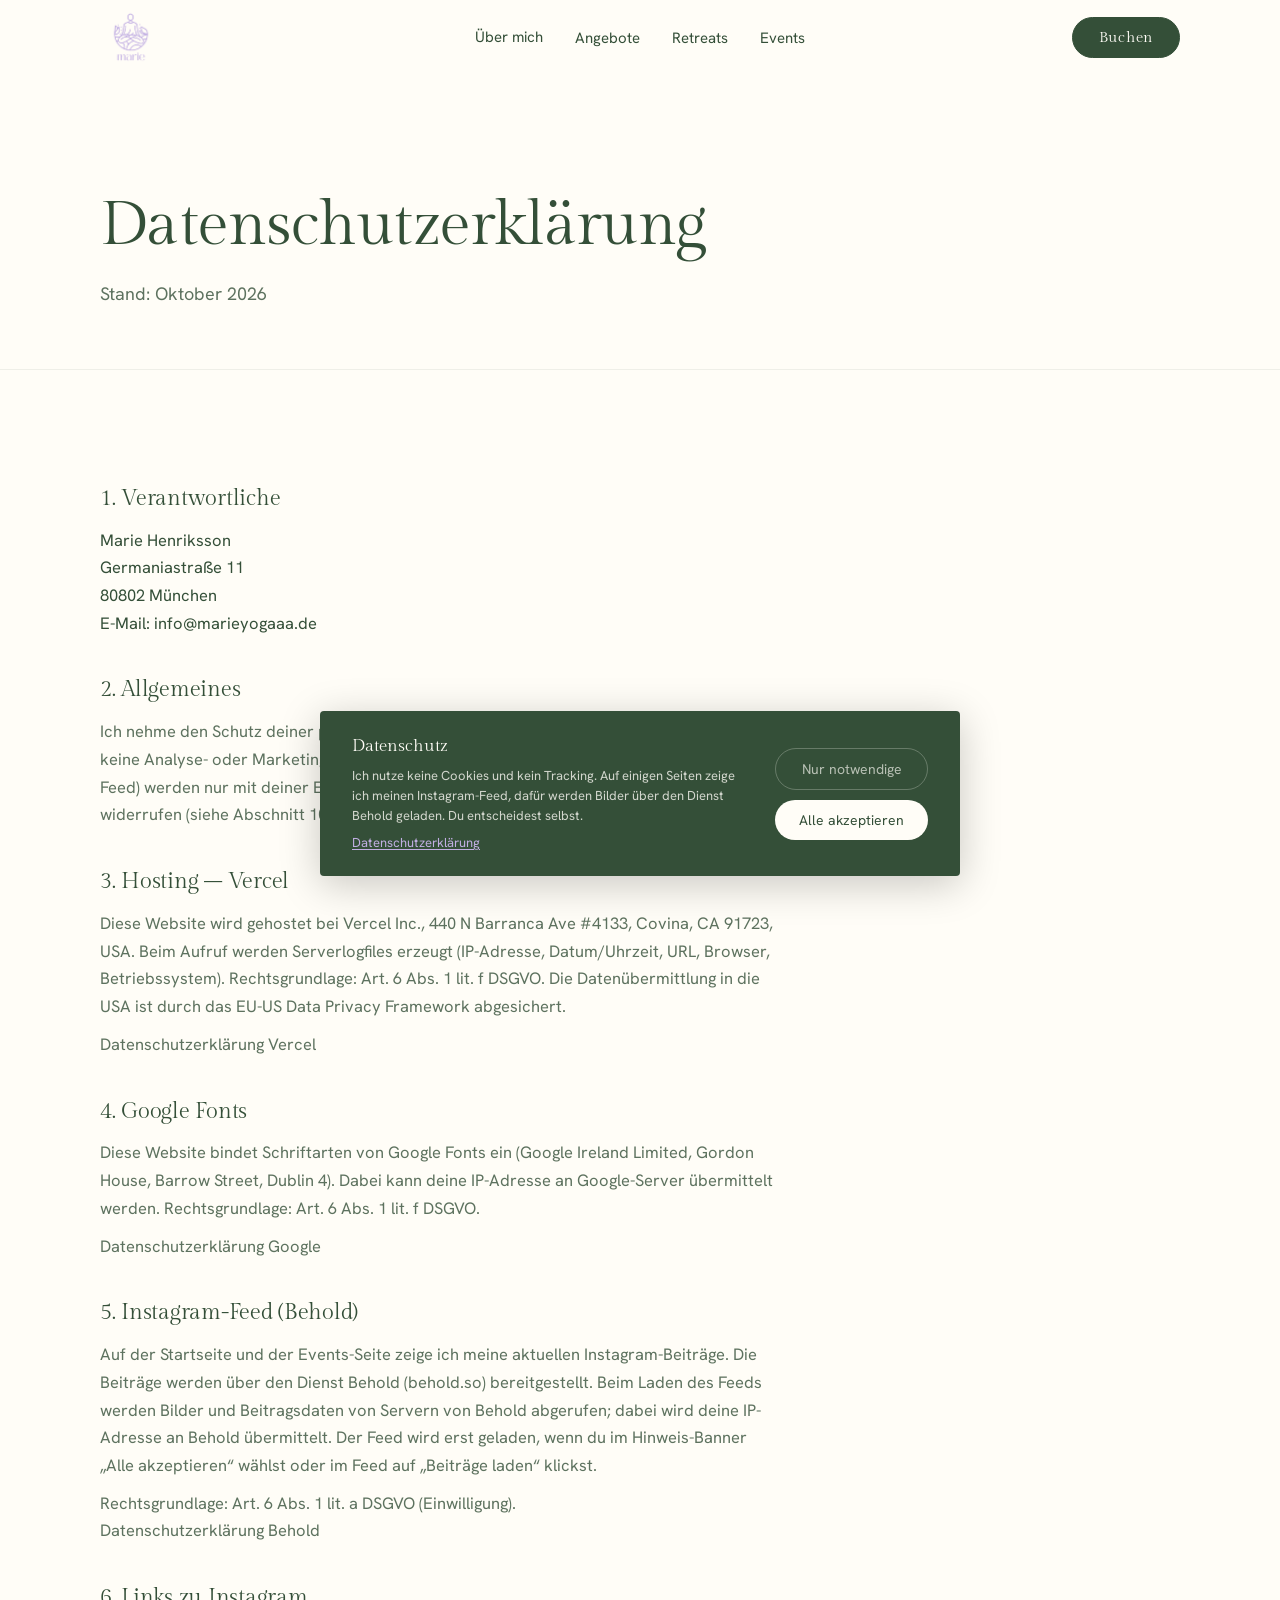
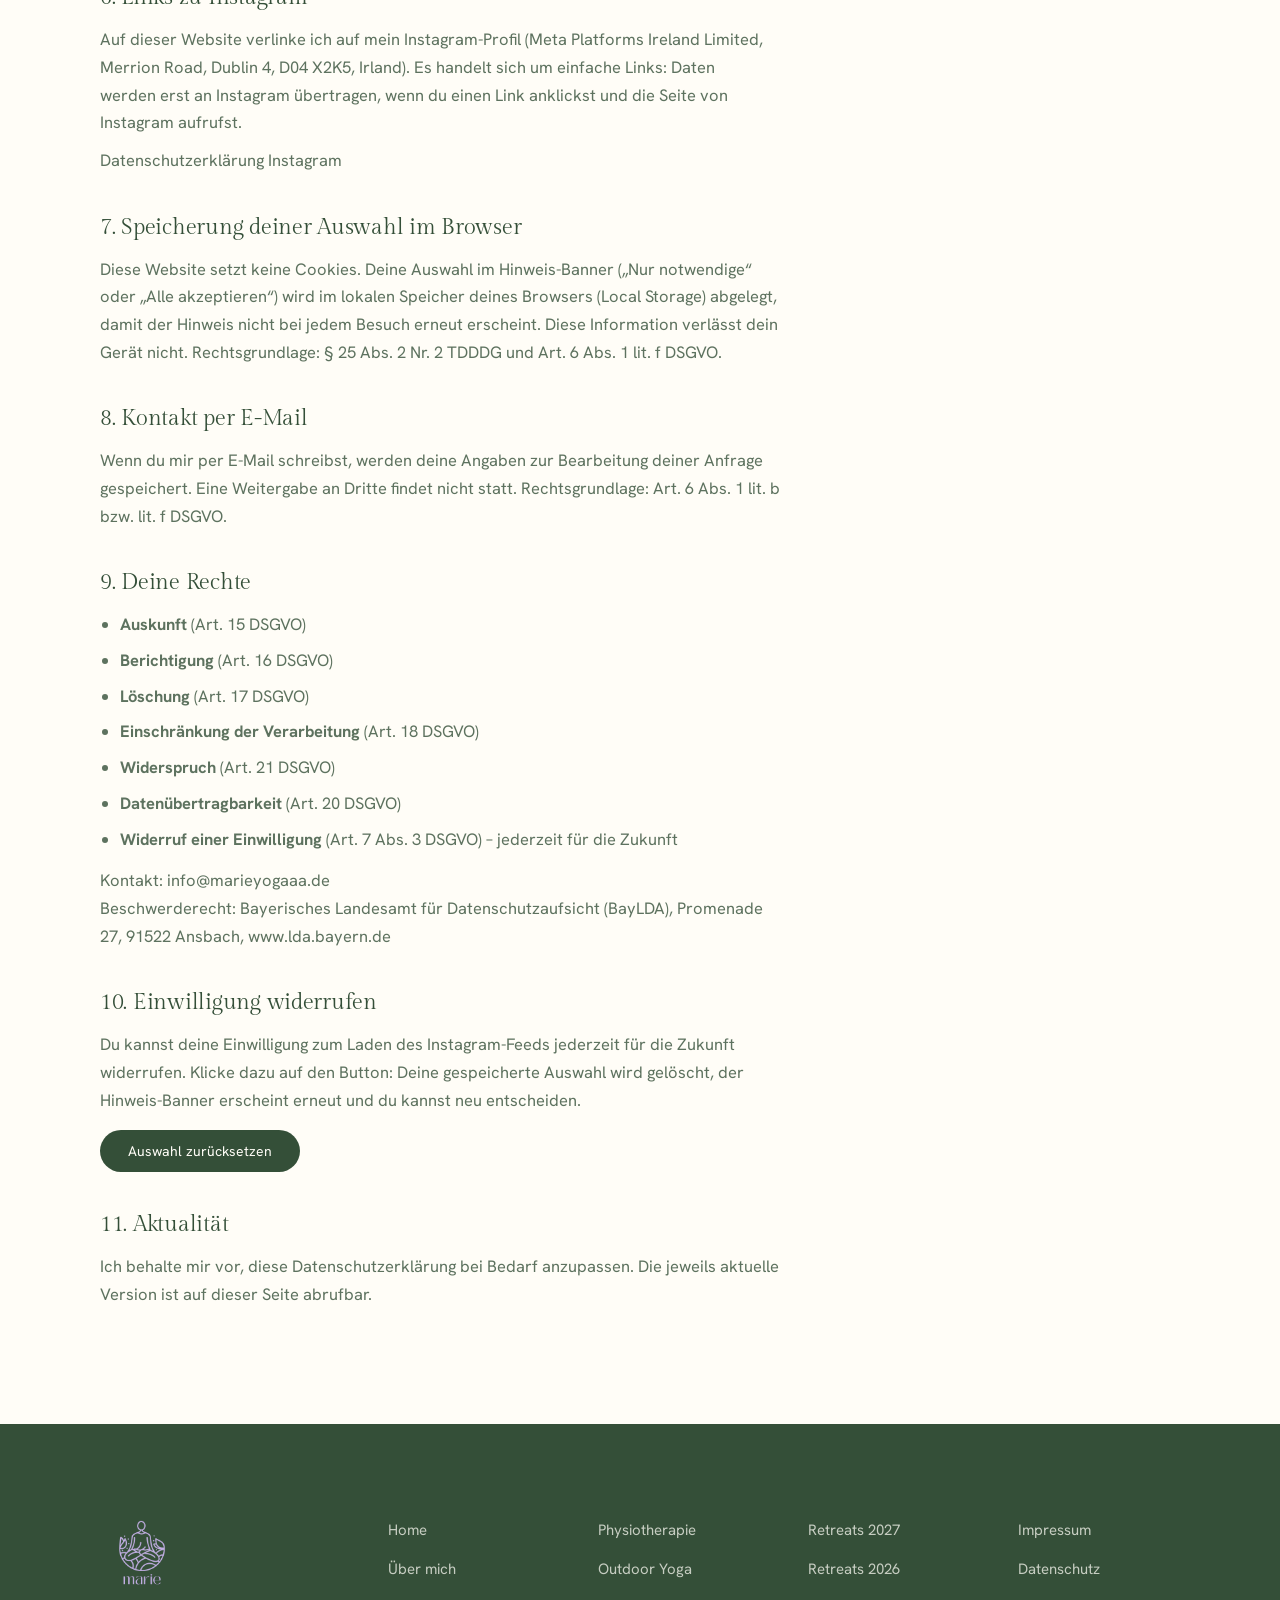
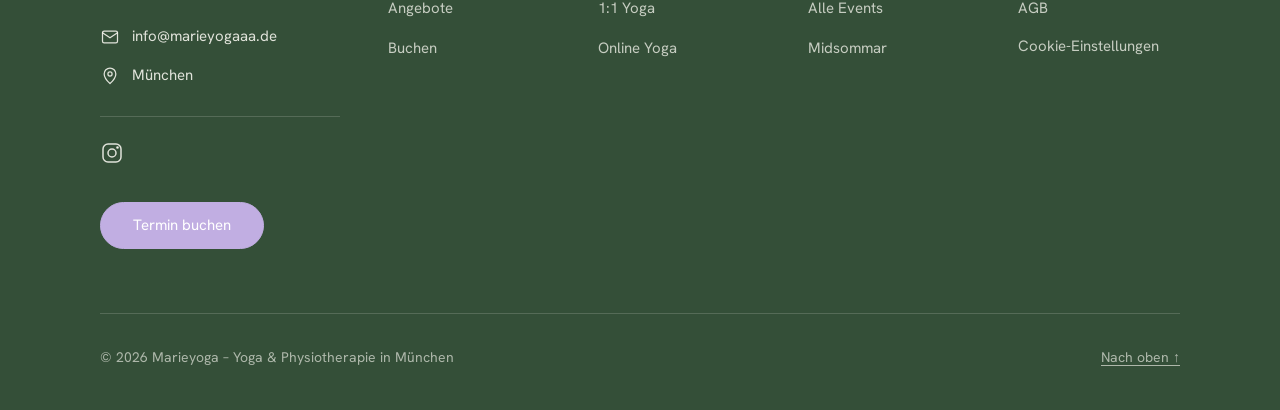
<file: datenschutz.html>
<!DOCTYPE html>
<html lang="de">
<head>
  <meta charset="UTF-8">
  <meta name="viewport" content="width=device-width, initial-scale=1.0">
  <title>Datenschutz – marie</title>
  <meta name="robots" content="noindex, nofollow">
  <link rel="preconnect" href="https://fonts.googleapis.com">
  <link rel="preconnect" href="https://fonts.gstatic.com" crossorigin>
  <link href="https://fonts.googleapis.com/css2?family=Gilda+Display&family=Hanken+Grotesk:ital,wght@0,300..600;1,400&family=Lora:ital,wght@0,400;1,400&display=swap" rel="stylesheet">
  <link rel="stylesheet" href="css/styles.css?v=10">
</head>
<body>

  <nav class="nav">
    <div class="container nav-inner">
      <a href="index.html" class="nav-logo">
        <img src="assets/logo-marie-transparent.png" alt="marie yoga münchen" width="42" height="42">
      </a>
      <div class="nav-links">
        <a href="ueber-mich.html">Über mich</a>
        <div class="nav-item has-dropdown">
          <a href="angebote.html" class="has-caret">Angebote</a>
          <div class="nav-dropdown nav-dropdown--years">
            <div class="nav-sub">
              <a href="angebote.html#physio" class="nav-sub-trigger">Physiotherapie</a>
              <div class="nav-subdropdown">
                <a href="angebote.html#physio">Physiotherapie 1:1</a>
                <a href="buchen.html#physio">Termin anfragen</a>
              </div>
            </div>
            <div class="nav-sub">
              <a href="angebote.html#yoga" class="nav-sub-trigger">Yoga</a>
              <div class="nav-subdropdown">
                <a href="angebote.html#yoga-outdoor">Outdoor Yoga</a>
                <a href="angebote.html#yoga-1zu1">1:1 Yoga</a>
                <a href="angebote.html#yoga-online">Online Yoga</a>
              </div>
            </div>
          </div>
        </div>
        <div class="nav-item has-dropdown">
          <a href="retreats.html" class="has-caret">Retreats</a>
          <div class="nav-dropdown nav-dropdown--years">
            <div class="nav-sub">
              <a href="retreats.html#2026" class="nav-sub-trigger">2026</a>
              <div class="nav-subdropdown">
                <a href="retreats.html#juli">Juli: InBalance</a>
                <a href="retreats.html#august">August: Physio &amp; Yoga</a>
                <a href="retreats.html#september">September: Somatic</a>
              </div>
            </div>
            <div class="nav-sub">
              <a href="retreats.html#2027" class="nav-sub-trigger">2027</a>
              <div class="nav-subdropdown">
                <a href="retreats.html#somatics-2027">Somatics Weekend</a>
                <a href="retreats.html#bergkraft-2027">Juni: Bergkraft</a>
                <a href="retreats.html#wander-2027">Juli/August: Wander &amp; Wonder</a>
              </div>
            </div>
          </div>
        </div>
        <div class="nav-item has-dropdown">
          <a href="events.html" class="has-caret">Events</a>
          <div class="nav-dropdown">
            <a href="events.html">Alle Events</a>
            <a href="events.html#von-innen-warm">Von innen warm, 13.11.2026</a>
            <a href="events.html#adventskalender">Adventskalender 2026</a>
            <a href="events.html#brunch">Yoga &amp; Brunch, Termin folgt</a>
            <a href="events.html#midsommar">Midsommar, 25.6.2027</a>
            <a href="events.html#private-events">Private Events</a>
          </div>
        </div>
      </div>
      <a href="buchen.html" class="btn btn-primary nav-cta">Buchen</a>
      <button class="nav-burger" aria-label="Menü öffnen" aria-expanded="false">
        <span></span><span></span><span></span>
      </button>
    </div>
  </nav>

  <section class="page-hero">
    <div class="container">
      <h1>Datenschutzerklärung</h1>
      <p>Stand: Oktober 2026</p>
    </div>
  </section>

  <section style="padding: var(--pad-y) 0;">
    <div class="container">
      <div style="max-width: 680px; display: flex; flex-direction: column; gap: 40px;">

        <div>
          <h2 style="font-size: 22px; margin-bottom: 16px;">1. Verantwortliche</h2>
          <p>
            Marie Henriksson<br>
            Germaniastraße 11<br>
            80802 München<br>
            E-Mail: <a href="mailto:info@marieyogaaa.de">info@marieyogaaa.de</a>
          </p>
        </div>

        <div>
          <h2 style="font-size: 22px; margin-bottom: 16px;">2. Allgemeines</h2>
          <p style="color: var(--text-muted);">
            Ich nehme den Schutz deiner persönlichen Daten sehr ernst. Diese Website
            verwendet keine Analyse- oder Marketing-Tools und kein Tracking. Externe Inhalte
            (mein Instagram-Feed) werden nur mit deiner Einwilligung geladen. Du kannst deine
            Einwilligung jederzeit widerrufen (siehe Abschnitt 10).
          </p>
        </div>

        <div>
          <h2 style="font-size: 22px; margin-bottom: 16px;">3. Hosting – Vercel</h2>
          <p style="color: var(--text-muted);">
            Diese Website wird gehostet bei Vercel Inc., 440 N Barranca Ave #4133, Covina,
            CA 91723, USA. Beim Aufruf werden Serverlogfiles erzeugt (IP-Adresse, Datum/Uhrzeit,
            URL, Browser, Betriebssystem). Rechtsgrundlage: Art. 6 Abs. 1 lit. f DSGVO.
            Die Datenübermittlung in die USA ist durch das EU-US Data Privacy Framework abgesichert.
          </p>
          <p style="margin-top: 10px; color: var(--text-muted);">
            <a href="https://vercel.com/legal/privacy-policy" target="_blank" rel="noopener noreferrer">Datenschutzerklärung Vercel</a>
          </p>
        </div>

        <div>
          <h2 style="font-size: 22px; margin-bottom: 16px;">4. Google Fonts</h2>
          <p style="color: var(--text-muted);">
            Diese Website bindet Schriftarten von Google Fonts ein (Google Ireland Limited,
            Gordon House, Barrow Street, Dublin 4). Dabei kann deine IP-Adresse an Google-Server
            übermittelt werden. Rechtsgrundlage: Art. 6 Abs. 1 lit. f DSGVO.
          </p>
          <p style="margin-top: 10px; color: var(--text-muted);">
            <a href="https://policies.google.com/privacy" target="_blank" rel="noopener noreferrer">Datenschutzerklärung Google</a>
          </p>
        </div>

        <div>
          <h2 style="font-size: 22px; margin-bottom: 16px;">5. Instagram-Feed (Behold)</h2>
          <p style="color: var(--text-muted);">
            Auf der Startseite und der Events-Seite zeige ich meine aktuellen Instagram-Beiträge. Die Beiträge werden
            über den Dienst Behold (behold.so) bereitgestellt. Beim Laden des Feeds werden Bilder
            und Beitragsdaten von Servern von Behold abgerufen; dabei wird deine IP-Adresse an
            Behold übermittelt. Der Feed wird erst geladen, wenn du im Hinweis-Banner „Alle akzeptieren“
            wählst oder im Feed auf „Beiträge laden“ klickst.
          </p>
          <p style="margin-top: 10px; color: var(--text-muted);">
            Rechtsgrundlage: Art. 6 Abs. 1 lit. a DSGVO (Einwilligung).<br>
            <a href="https://behold.so/privacy" target="_blank" rel="noopener noreferrer">Datenschutzerklärung Behold</a>
          </p>
        </div>

        <div>
          <h2 style="font-size: 22px; margin-bottom: 16px;">6. Links zu Instagram</h2>
          <p style="color: var(--text-muted);">
            Auf dieser Website verlinke ich auf mein Instagram-Profil (Meta Platforms Ireland Limited,
            Merrion Road, Dublin 4, D04 X2K5, Irland). Es handelt sich um einfache Links: Daten werden
            erst an Instagram übertragen, wenn du einen Link anklickst und die Seite von Instagram aufrufst.
          </p>
          <p style="margin-top: 10px; color: var(--text-muted);">
            <a href="https://privacycenter.instagram.com/policy" target="_blank" rel="noopener noreferrer">Datenschutzerklärung Instagram</a>
          </p>
        </div>

        <div>
          <h2 style="font-size: 22px; margin-bottom: 16px;">7. Speicherung deiner Auswahl im Browser</h2>
          <p style="color: var(--text-muted);">
            Diese Website setzt keine Cookies. Deine Auswahl im Hinweis-Banner („Nur notwendige“ oder
            „Alle akzeptieren“) wird im lokalen Speicher deines Browsers (Local Storage) abgelegt, damit
            der Hinweis nicht bei jedem Besuch erneut erscheint. Diese Information verlässt dein Gerät nicht.
            Rechtsgrundlage: § 25 Abs. 2 Nr. 2 TDDDG und Art. 6 Abs. 1 lit. f DSGVO.
          </p>
        </div>

        <div>
          <h2 style="font-size: 22px; margin-bottom: 16px;">8. Kontakt per E-Mail</h2>
          <p style="color: var(--text-muted);">
            Wenn du mir per E-Mail schreibst, werden deine Angaben zur Bearbeitung deiner Anfrage
            gespeichert. Eine Weitergabe an Dritte findet nicht statt.
            Rechtsgrundlage: Art. 6 Abs. 1 lit. b bzw. lit. f DSGVO.
          </p>
        </div>

        <div>
          <h2 style="font-size: 22px; margin-bottom: 16px;">9. Deine Rechte</h2>
          <ul style="padding-left: 20px; display: flex; flex-direction: column; gap: 8px; color: var(--text-muted);">
            <li><strong>Auskunft</strong> (Art. 15 DSGVO)</li>
            <li><strong>Berichtigung</strong> (Art. 16 DSGVO)</li>
            <li><strong>Löschung</strong> (Art. 17 DSGVO)</li>
            <li><strong>Einschränkung der Verarbeitung</strong> (Art. 18 DSGVO)</li>
            <li><strong>Widerspruch</strong> (Art. 21 DSGVO)</li>
            <li><strong>Datenübertragbarkeit</strong> (Art. 20 DSGVO)</li>
            <li><strong>Widerruf einer Einwilligung</strong> (Art. 7 Abs. 3 DSGVO) – jederzeit für die Zukunft</li>
          </ul>
          <p style="margin-top: 14px; color: var(--text-muted);">
            Kontakt: <a href="mailto:info@marieyogaaa.de">info@marieyogaaa.de</a><br>
            Beschwerderecht: Bayerisches Landesamt für Datenschutzaufsicht (BayLDA),
            Promenade 27, 91522 Ansbach,
            <a href="https://www.lda.bayern.de" target="_blank" rel="noopener noreferrer">www.lda.bayern.de</a>
          </p>
        </div>

        <div>
          <h2 style="font-size: 22px; margin-bottom: 16px;">10. Einwilligung widerrufen</h2>
          <p style="color: var(--text-muted);">
            Du kannst deine Einwilligung zum Laden des Instagram-Feeds jederzeit für die Zukunft
            widerrufen. Klicke dazu auf den Button: Deine gespeicherte Auswahl wird gelöscht,
            der Hinweis-Banner erscheint erneut und du kannst neu entscheiden.
          </p>
          <button onclick="localStorage.removeItem('cookie-consent'); location.reload();"
            style="margin-top: 16px; background: var(--green); color: var(--cream);
                   border: none; border-radius: 30px; padding: 12px 28px;
                   font-family: var(--f-b); font-size: 14px; cursor: pointer;">
            Auswahl zurücksetzen
          </button>
        </div>

        <div>
          <h2 style="font-size: 22px; margin-bottom: 16px;">11. Aktualität</h2>
          <p style="color: var(--text-muted);">
            Ich behalte mir vor, diese Datenschutzerklärung bei Bedarf anzupassen.
            Die jeweils aktuelle Version ist auf dieser Seite abrufbar.
          </p>
        </div>

      </div>
    </div>
  </section>

  <footer class="footer">
    <div class="container">
      <div class="footer-grid">
        <div class="footer-brand">
          <a href="index.html" class="footer-logo"><img src="assets/logo-marie-transparent.png" alt="marie yoga münchen"></a>
          <ul class="footer-contact">
            <li><a href="mailto:info@marieyogaaa.de"><svg viewBox="0 0 24 24" aria-hidden="true"><rect x="3" y="5" width="18" height="14" rx="2"/><path d="m3 7 9 6 9-6"/></svg>info@marieyogaaa.de</a></li>
            <li><span><svg viewBox="0 0 24 24" aria-hidden="true"><path d="M12 21s-7-6.2-7-11.5a7 7 0 0 1 14 0C19 14.8 12 21 12 21z"/><circle cx="12" cy="9.5" r="2.5"/></svg>München</span></li>
          </ul>
          <div class="footer-social">
            <a href="https://www.instagram.com/marieyogaaa/" target="_blank" rel="noopener" aria-label="Instagram"><svg viewBox="0 0 24 24" aria-hidden="true"><rect x="3" y="3" width="18" height="18" rx="5"/><circle cx="12" cy="12" r="4"/><circle cx="17.5" cy="6.5" r="0.6" fill="currentColor"/></svg></a>
          </div>
          <a href="buchen.html" class="btn btn-primary footer-cta">Termin buchen</a>
        </div>

        <nav class="footer-col" aria-label="Seiten">
          <a href="index.html">Home</a>
          <a href="ueber-mich.html">Über mich</a>
          <a href="angebote.html">Angebote</a>
          <a href="buchen.html">Buchen</a>
        </nav>
        <nav class="footer-col" aria-label="Angebote">
          <a href="angebote.html#physio">Physiotherapie</a>
          <a href="angebote.html#yoga-outdoor">Outdoor Yoga</a>
          <a href="angebote.html#yoga-1zu1">1:1 Yoga</a>
          <a href="angebote.html#yoga-online">Online Yoga</a>
        </nav>
        <nav class="footer-col" aria-label="Retreats und Events">
          <a href="retreats.html#2027">Retreats 2027</a>
          <a href="retreats.html#2026">Retreats 2026</a>
          <a href="events.html">Alle Events</a>
          <a href="events.html#midsommar">Midsommar</a>
        </nav>
        <nav class="footer-col" aria-label="Rechtliches">
          <a href="impressum.html">Impressum</a>
          <a href="datenschutz.html">Datenschutz</a>
          <a href="agb.html">AGB</a>
          <button type="button" class="cookie-settings-link">Cookie-Einstellungen</button>
        </nav>
      </div>
      <div class="footer-bottom">
        <span>© 2026 Marieyoga – Yoga &amp; Physiotherapie in München</span>
        <a href="#" class="footer-top">Nach oben ↑</a>
      </div>
    </div>
  </footer>

  <script src="js/nav.js"></script>
  <script src="js/cookie-banner.js"></script>
</body>
</html>
</file>
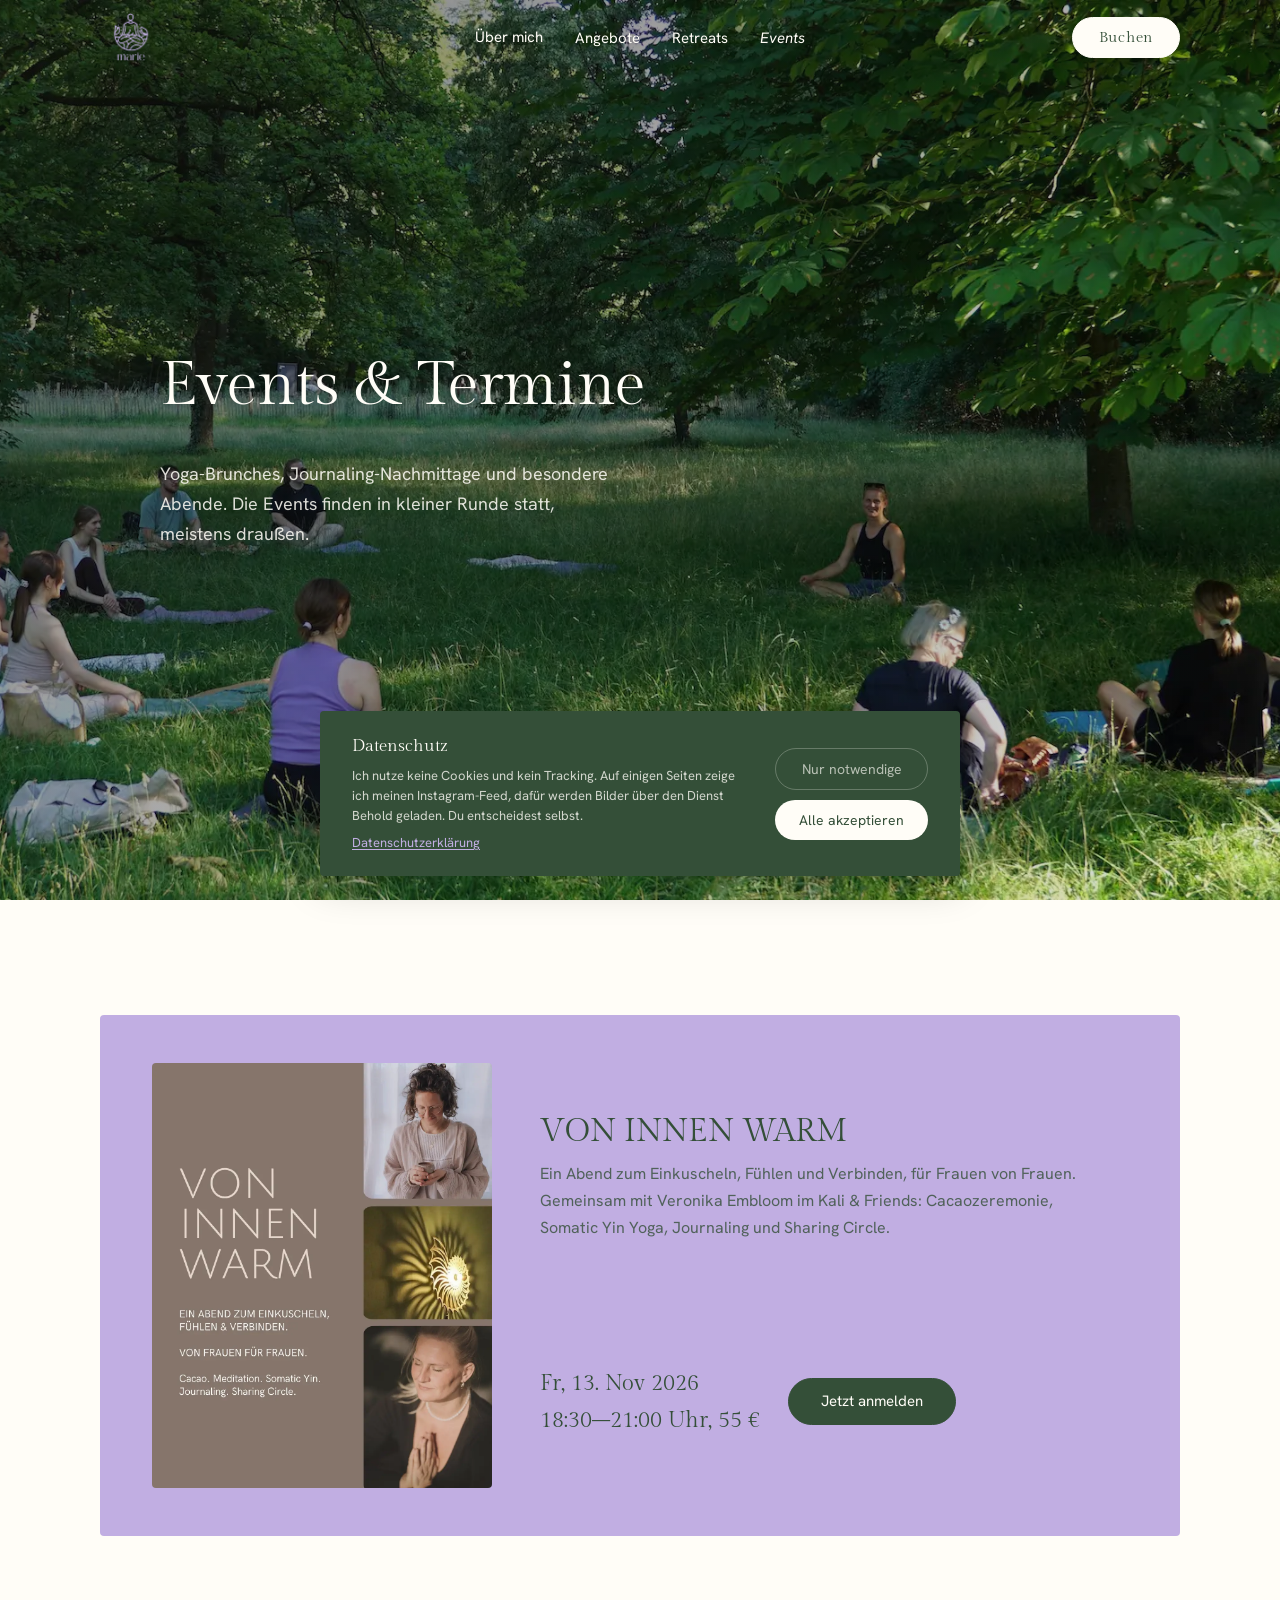
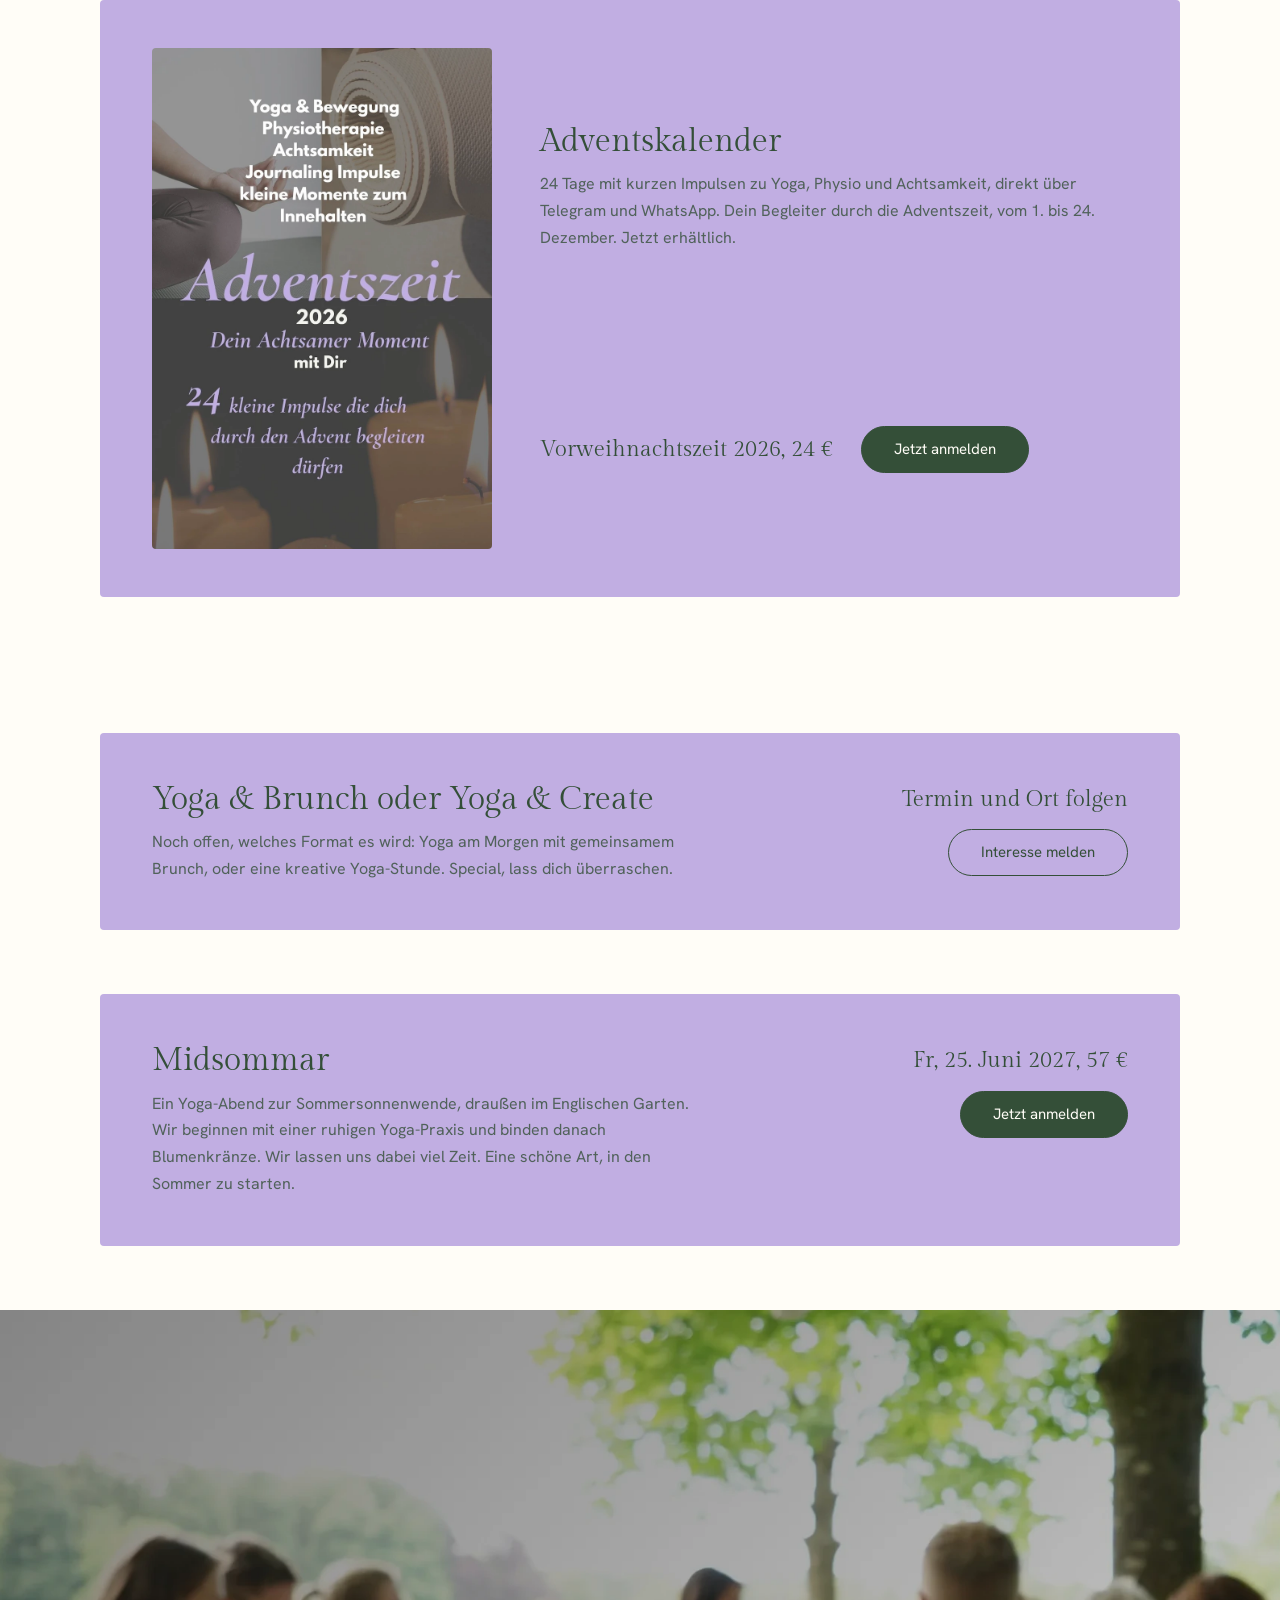
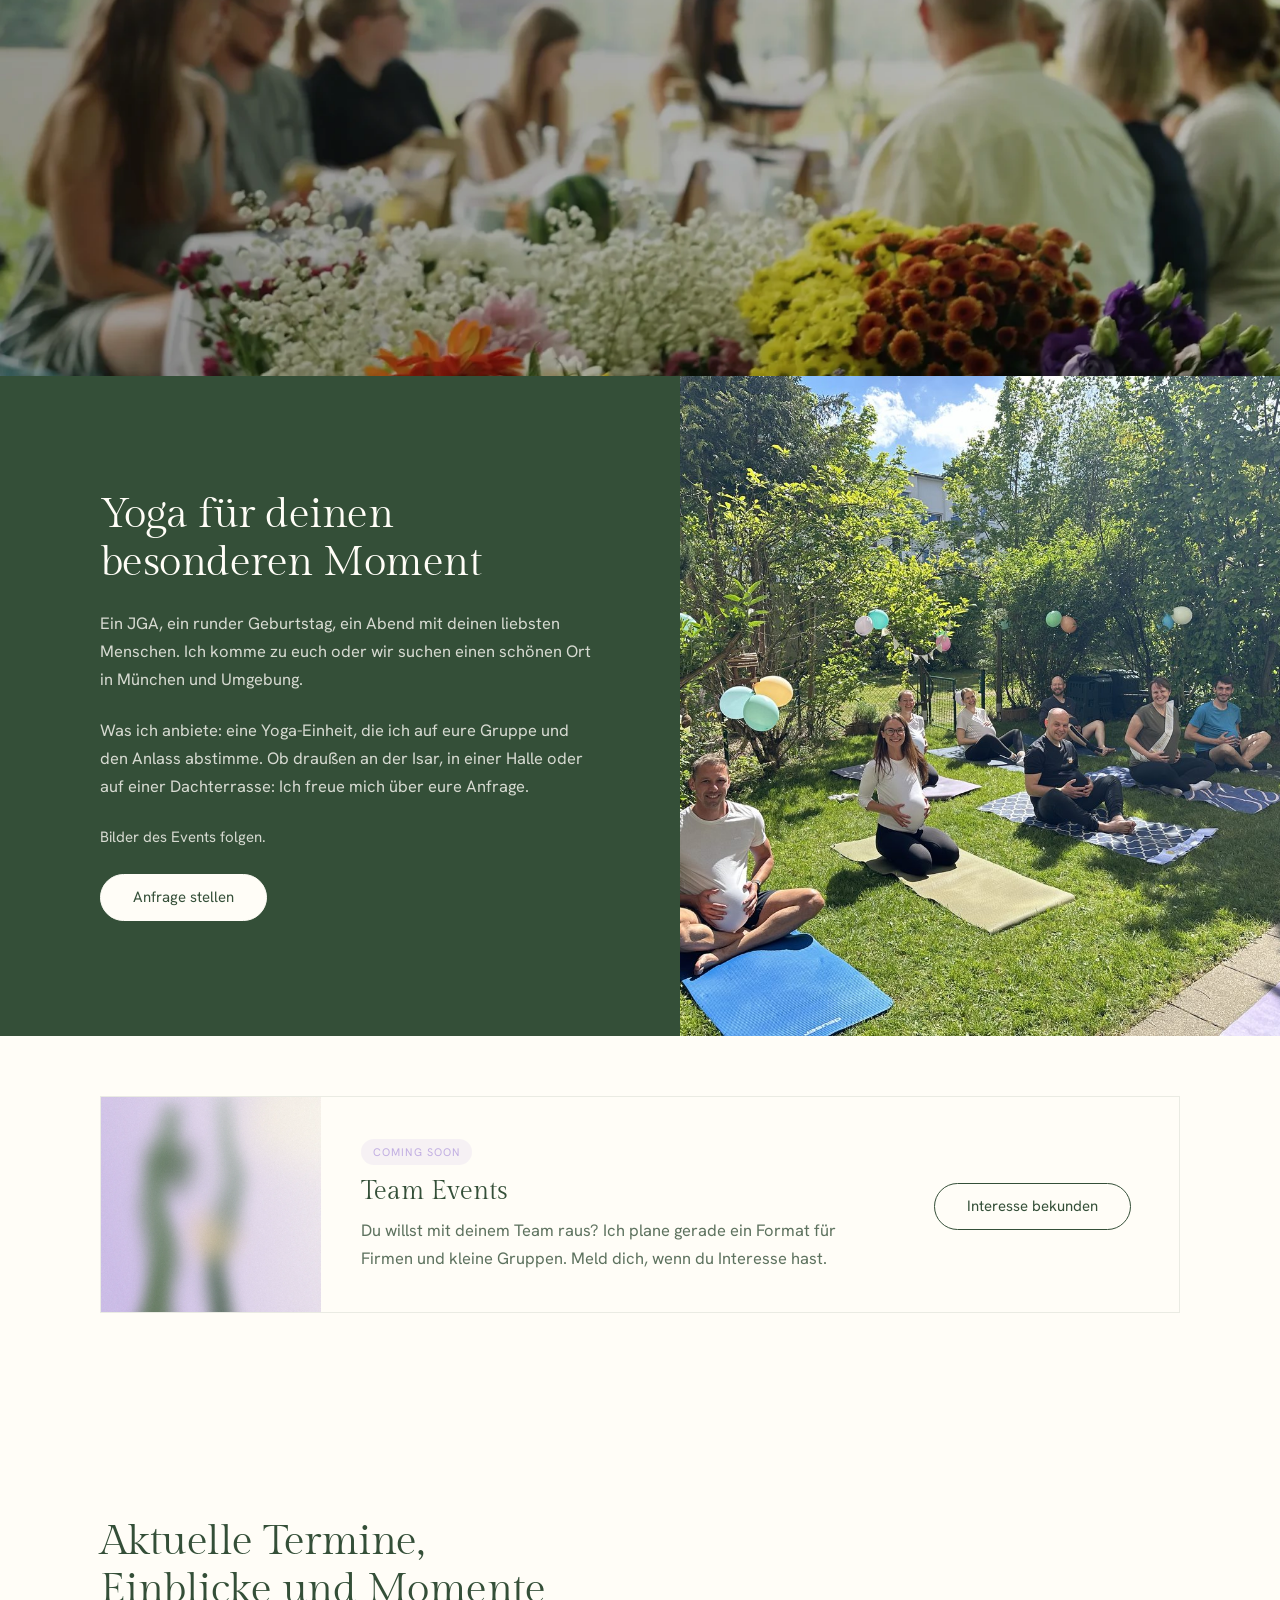
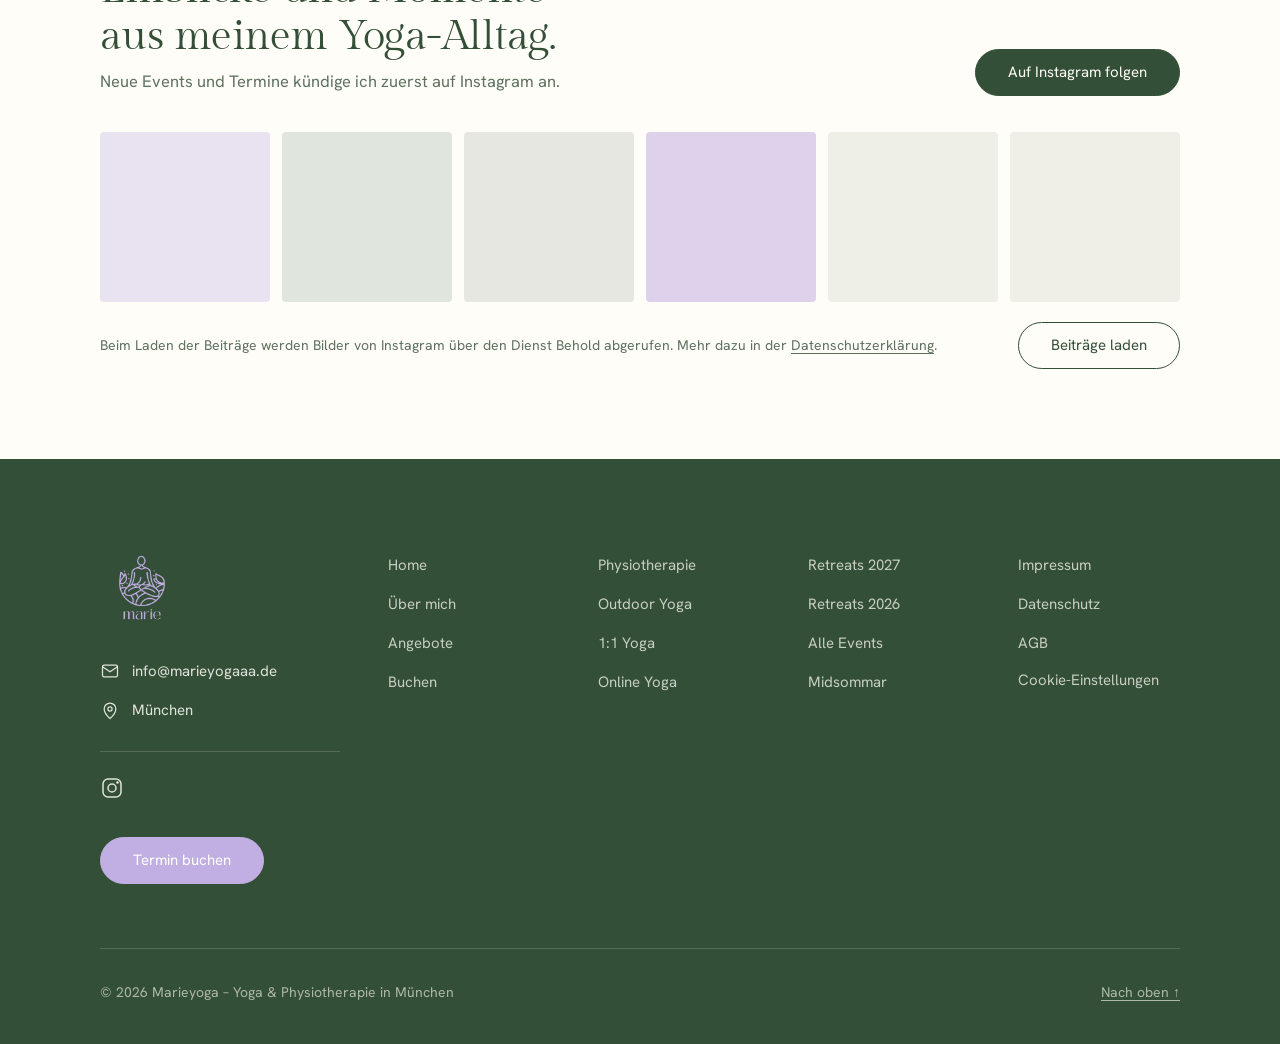
<file: events.html>
<!DOCTYPE html>
<html lang="de">
<head>
  <meta charset="UTF-8">
  <meta name="viewport" content="width=device-width, initial-scale=1.0">
  <title>Events – marie</title>
  <meta name="description" content="Yoga-Brunches, Journaling-Nachmittage, Midsommar und mehr. Alle Events und Termine von marie.">
  <link rel="preconnect" href="https://fonts.googleapis.com">
  <link rel="preconnect" href="https://fonts.gstatic.com" crossorigin>
  <link href="https://fonts.googleapis.com/css2?family=Gilda+Display&family=Hanken+Grotesk:ital,wght@0,300..600;1,400&family=Lora:ital,wght@0,400;1,400&display=swap" rel="stylesheet">
  <link rel="stylesheet" href="css/styles.css?v=10">
  <script src="image-slot.js"></script>
</head>
<body>

  <nav class="nav nav-dark-hero">
    <div class="container nav-inner">
      <a href="index.html" class="nav-logo">
        <img src="assets/logo-marie-transparent.png" alt="marie yoga münchen" width="42" height="42">
      </a>
      <div class="nav-links">
        <a href="ueber-mich.html">Über mich</a>
        <div class="nav-item has-dropdown">
          <a href="angebote.html" class="has-caret">Angebote</a>
          <div class="nav-dropdown nav-dropdown--years">
            <div class="nav-sub">
              <a href="angebote.html#physio" class="nav-sub-trigger">Physiotherapie</a>
              <div class="nav-subdropdown">
                <a href="angebote.html#physio">Physiotherapie 1:1</a>
                <a href="buchen.html#physio">Termin anfragen</a>
              </div>
            </div>
            <div class="nav-sub">
              <a href="angebote.html#yoga" class="nav-sub-trigger">Yoga</a>
              <div class="nav-subdropdown">
                <a href="angebote.html#yoga-outdoor">Outdoor Yoga</a>
                <a href="angebote.html#yoga-1zu1">1:1 Yoga</a>
                <a href="angebote.html#yoga-online">Online Yoga</a>
              </div>
            </div>
          </div>
        </div>
        <div class="nav-item has-dropdown">
          <a href="retreats.html" class="has-caret">Retreats</a>
          <div class="nav-dropdown nav-dropdown--years">
            <div class="nav-sub">
              <a href="retreats.html#2026" class="nav-sub-trigger">2026</a>
              <div class="nav-subdropdown">
                <a href="retreats.html#juli">Juli: InBalance</a>
                <a href="retreats.html#august">August: Physio &amp; Yoga</a>
                <a href="retreats.html#september">September: Somatic</a>
              </div>
            </div>
            <div class="nav-sub">
              <a href="retreats.html#2027" class="nav-sub-trigger">2027</a>
              <div class="nav-subdropdown">
                <a href="retreats.html#somatics-2027">Somatics Weekend</a>
                <a href="retreats.html#bergkraft-2027">Juni: Bergkraft</a>
                <a href="retreats.html#wander-2027">Juli/August: Wander &amp; Wonder</a>
              </div>
            </div>
          </div>
        </div>
        <div class="nav-item has-dropdown">
          <a href="events.html" class="has-caret">Events</a>
          <div class="nav-dropdown">
            <a href="events.html">Alle Events</a>
            <a href="events.html#von-innen-warm">Von innen warm, 13.11.2026</a>
            <a href="events.html#adventskalender">Adventskalender 2026</a>
            <a href="events.html#brunch">Yoga &amp; Brunch, Termin folgt</a>
            <a href="events.html#midsommar">Midsommar, 25.6.2027</a>
            <a href="events.html#private-events">Private Events</a>
          </div>
        </div>
      </div>
      <a href="buchen.html" class="btn btn-primary nav-cta">Buchen</a>
      <button class="nav-burger" aria-label="Menü öffnen" aria-expanded="false">
        <span></span><span></span><span></span>
      </button>
    </div>
  </nav>

  <section class="hero" style="background-image: url('uploads/events-hero.webp')">
    <div class="hero-text">
      <h1>Events &amp; Termine</h1>
      <p class="sub" style="margin-top:14px;">Yoga-Brunches, Journaling-Nachmittage und besondere Abende. Die Events finden in kleiner Runde statt, meistens draußen.</p>
    </div>
  </section>

  <section class="events-content" style="padding-bottom:0;">
    <div class="container">

      <!-- Featured: VON INNEN WARM (nächstes Event) -->
      <div class="event-featured event-featured--img" id="von-innen-warm">
        <img class="event-featured-img" src="uploads/von-innen-warm-flyer.webp" alt="Flyer: VON INNEN WARM, ein Abend zum Einkuscheln, Fühlen und Verbinden">
        <div>
          <h3>VON INNEN WARM</h3>
          <p>Ein Abend zum Einkuscheln, Fühlen und Verbinden, für Frauen von Frauen. Gemeinsam mit Veronika Embloom im Kali &amp; Friends: Cacaozeremonie, Somatic Yin Yoga, Journaling und Sharing Circle.</p>
        </div>
        <div class="ev-feat-cta">
          <span class="ev-feat-price">Fr, 13. Nov 2026<br>18:30–21:00 Uhr, 55 €</span>
          <a href="buchen.html#von-innen-warm" class="btn btn-primary">Jetzt anmelden</a>
        </div>
      </div>

      <!-- Featured: Adventskalender -->
      <div class="event-featured event-featured--img" id="adventskalender">
        <img class="event-featured-img" src="uploads/adventszeit-2026-flyer-v2.webp" alt="Adventszeit 2026: Dein achtsamer Moment mit Dir">
        <div>
          <h3>Adventskalender</h3>
          <p>24 Tage mit kurzen Impulsen zu Yoga, Physio und Achtsamkeit, direkt über Telegram und WhatsApp. Dein Begleiter durch die Adventszeit, vom 1. bis 24. Dezember. Jetzt erhältlich.</p>
        </div>
        <div class="ev-feat-cta">
          <span class="ev-feat-price">Vorweihnachtszeit 2026, 24 €</span>
          <a href="buchen.html#adventskalender" class="btn btn-primary">Jetzt anmelden</a>
        </div>
      </div>

      <!-- Midsommar Foto -->
    </div>
  </section>


  <section class="events-content" style="padding-top:72px;padding-bottom:0;">
    <div class="container">

      <!-- Yoga & Brunch / Yoga & Create -->
      <div class="event-featured" id="brunch">
        <div>
          <h3>Yoga &amp; Brunch oder Yoga &amp; Create</h3>
          <p>Noch offen, welches Format es wird: Yoga am Morgen mit gemeinsamem Brunch, oder eine kreative Yoga-Stunde. Special, lass dich überraschen.</p>
        </div>
        <div class="ev-feat-cta">
          <span class="ev-feat-price">Termin und Ort folgen</span>
          <a href="buchen.html#brunch" class="btn btn-outline">Interesse melden</a>
        </div>
      </div>

      <!-- Midsommar -->
      <div class="event-featured" id="midsommar">
        <div>
          <h3>Midsommar</h3>
          <p>Ein Yoga-Abend zur Sommersonnenwende, draußen im Englischen Garten. Wir beginnen mit einer ruhigen Yoga-Praxis und binden danach Blumenkränze. Wir lassen uns dabei viel Zeit. Eine schöne Art, in den Sommer zu starten.</p>
        </div>
        <div class="ev-feat-cta">
          <span class="ev-feat-price">Fr, 25. Juni 2027, 57 €</span>
          <a href="buchen.html#midsommar" class="btn btn-primary">Jetzt anmelden</a>
        </div>
      </div>

    </div>
  </section>

  <section class="events-midsommar-photo">
    <img src="uploads/events-midsommar-tafel.webp" alt="Lange Tafel mit Blumen und weißer Tischdecke unter Bäumen" width="1714" height="892" loading="lazy" style="width:100%;height:100%;object-fit:cover;display:block;">
  </section>

  <section id="private-events" style="background:var(--green);padding:var(--pad-y) 0;color:var(--cream);">
    <div class="container">
      <div class="events-private-grid" style="display:grid;grid-template-columns:1fr 1fr;gap:80px;align-items:stretch;">
        <div style="display:flex;flex-direction:column;gap:24px;">
          <h2 style="color:var(--cream);">Yoga für deinen besonderen Moment</h2>
          <p style="color:rgba(255,253,247,0.8);">Ein JGA, ein runder Geburtstag, ein Abend mit deinen liebsten Menschen. Ich komme zu euch oder wir suchen einen schönen Ort in München und Umgebung.</p>
          <p style="color:rgba(255,253,247,0.8);">Was ich anbiete: eine Yoga-Einheit, die ich auf eure Gruppe und den Anlass abstimme. Ob draußen an der Isar, in einer Halle oder auf einer Dachterrasse: Ich freue mich über eure Anfrage.</p>
          <p style="color:rgba(255,253,247,0.8);font-size:15px;">Bilder des Events folgen.</p>
          <a href="mailto:info@marieyogaaa.de" class="btn btn-solid-white" style="align-self:flex-start;">Anfrage stellen</a>
        </div>
        <div class="events-private-img" style="height:calc(100% + 2 * var(--pad-y));margin-top:calc(-1 * var(--pad-y));margin-bottom:calc(-1 * var(--pad-y));margin-right:calc(-1 * max(var(--pad-x), (100vw - var(--max-w)) / 2 + var(--pad-x)));border-radius:0;overflow:hidden;">
          <img src="uploads/events-private.jpg" alt="Yoga Gartenparty – private Events" style="width:100%;height:100%;object-fit:cover;object-position:center 30%;">
        </div>
      </div>
    </div>
  </section>

  <section class="events-content" style="padding-top:60px;">
    <div class="container">
      <!-- Team Events Coming Soon -->
      <div class="team-events">
        <div class="team-events-img" role="img" aria-label="Weiche Farbfläche in Blau und Grün"></div>
        <div class="team-events-body">
          <span class="cs-badge" style="margin-bottom:12px;">Coming soon</span>
          <h3 style="font-size:26px;margin-bottom:10px;">Team Events</h3>
          <p style="color:var(--text-muted);max-width:520px;">Du willst mit deinem Team raus? Ich plane gerade ein Format für Firmen und kleine Gruppen. Meld dich, wenn du Interesse hast.</p>
        </div>
        <div style="padding-top:4px;">
          <a href="mailto:info@marieyogaaa.de" class="btn btn-outline">Interesse bekunden</a>
        </div>
      </div>

    </div>
  </section>

  <!-- Instagram Feed -->
  <section class="ig-feed-section">
    <div class="container">
      <div class="ig-feed-header">
        <div>
          <h2>Aktuelle Termine, Einblicke und Momente aus meinem Yoga-Alltag.</h2>
          <p style="color:var(--text-muted);margin-top:8px;">Neue Events und Termine kündige ich zuerst auf Instagram an.</p>
        </div>
        <a href="https://www.instagram.com/marieyogaaa/" target="_blank" rel="noopener" class="btn btn-primary">Auf Instagram folgen</a>
      </div>
      <div class="ig-feed-grid">
        <a href="https://www.instagram.com/marieyogaaa/" target="_blank" rel="noopener" class="ig-tile" style="background:rgba(193,174,226,0.35);"></a>
        <a href="https://www.instagram.com/marieyogaaa/" target="_blank" rel="noopener" class="ig-tile" style="background:rgba(186,200,189,0.45);"></a>
        <a href="https://www.instagram.com/marieyogaaa/" target="_blank" rel="noopener" class="ig-tile" style="background:rgba(52,79,56,0.12);"></a>
        <a href="https://www.instagram.com/marieyogaaa/" target="_blank" rel="noopener" class="ig-tile" style="background:rgba(193,174,226,0.55);"></a>
        <a href="https://www.instagram.com/marieyogaaa/" target="_blank" rel="noopener" class="ig-tile" style="background:rgba(186,200,189,0.25);"></a>
        <a href="https://www.instagram.com/marieyogaaa/" target="_blank" rel="noopener" class="ig-tile" style="background:rgba(52,79,56,0.08);"></a>
      </div>
    </div>
  </section>

  <footer class="footer">
    <div class="container">
      <div class="footer-grid">
        <div class="footer-brand">
          <a href="index.html" class="footer-logo"><img src="assets/logo-marie-transparent.png" alt="marie yoga münchen"></a>
          <ul class="footer-contact">
            <li><a href="mailto:info@marieyogaaa.de"><svg viewBox="0 0 24 24" aria-hidden="true"><rect x="3" y="5" width="18" height="14" rx="2"/><path d="m3 7 9 6 9-6"/></svg>info@marieyogaaa.de</a></li>
            <li><span><svg viewBox="0 0 24 24" aria-hidden="true"><path d="M12 21s-7-6.2-7-11.5a7 7 0 0 1 14 0C19 14.8 12 21 12 21z"/><circle cx="12" cy="9.5" r="2.5"/></svg>München</span></li>
          </ul>
          <div class="footer-social">
            <a href="https://www.instagram.com/marieyogaaa/" target="_blank" rel="noopener" aria-label="Instagram"><svg viewBox="0 0 24 24" aria-hidden="true"><rect x="3" y="3" width="18" height="18" rx="5"/><circle cx="12" cy="12" r="4"/><circle cx="17.5" cy="6.5" r="0.6" fill="currentColor"/></svg></a>
          </div>
          <a href="buchen.html" class="btn btn-primary footer-cta">Termin buchen</a>
        </div>

        <nav class="footer-col" aria-label="Seiten">
          <a href="index.html">Home</a>
          <a href="ueber-mich.html">Über mich</a>
          <a href="angebote.html">Angebote</a>
          <a href="buchen.html">Buchen</a>
        </nav>
        <nav class="footer-col" aria-label="Angebote">
          <a href="angebote.html#physio">Physiotherapie</a>
          <a href="angebote.html#yoga-outdoor">Outdoor Yoga</a>
          <a href="angebote.html#yoga-1zu1">1:1 Yoga</a>
          <a href="angebote.html#yoga-online">Online Yoga</a>
        </nav>
        <nav class="footer-col" aria-label="Retreats und Events">
          <a href="retreats.html#2027">Retreats 2027</a>
          <a href="retreats.html#2026">Retreats 2026</a>
          <a href="events.html">Alle Events</a>
          <a href="events.html#midsommar">Midsommar</a>
        </nav>
        <nav class="footer-col" aria-label="Rechtliches">
          <a href="impressum.html">Impressum</a>
          <a href="datenschutz.html">Datenschutz</a>
          <a href="agb.html">AGB</a>
          <button type="button" class="cookie-settings-link">Cookie-Einstellungen</button>
        </nav>
      </div>
      <div class="footer-bottom">
        <span>© 2026 Marieyoga – Yoga &amp; Physiotherapie in München</span>
        <a href="#" class="footer-top">Nach oben ↑</a>
      </div>
    </div>
  </footer>

  <script src="js/nav.js"></script>
  <script src="js/reveal.js?v=3"></script>
  <script src="js/cookie-banner.js"></script>
  <script src="js/instagram-feed.js"></script>
</body>
</html>
</file>
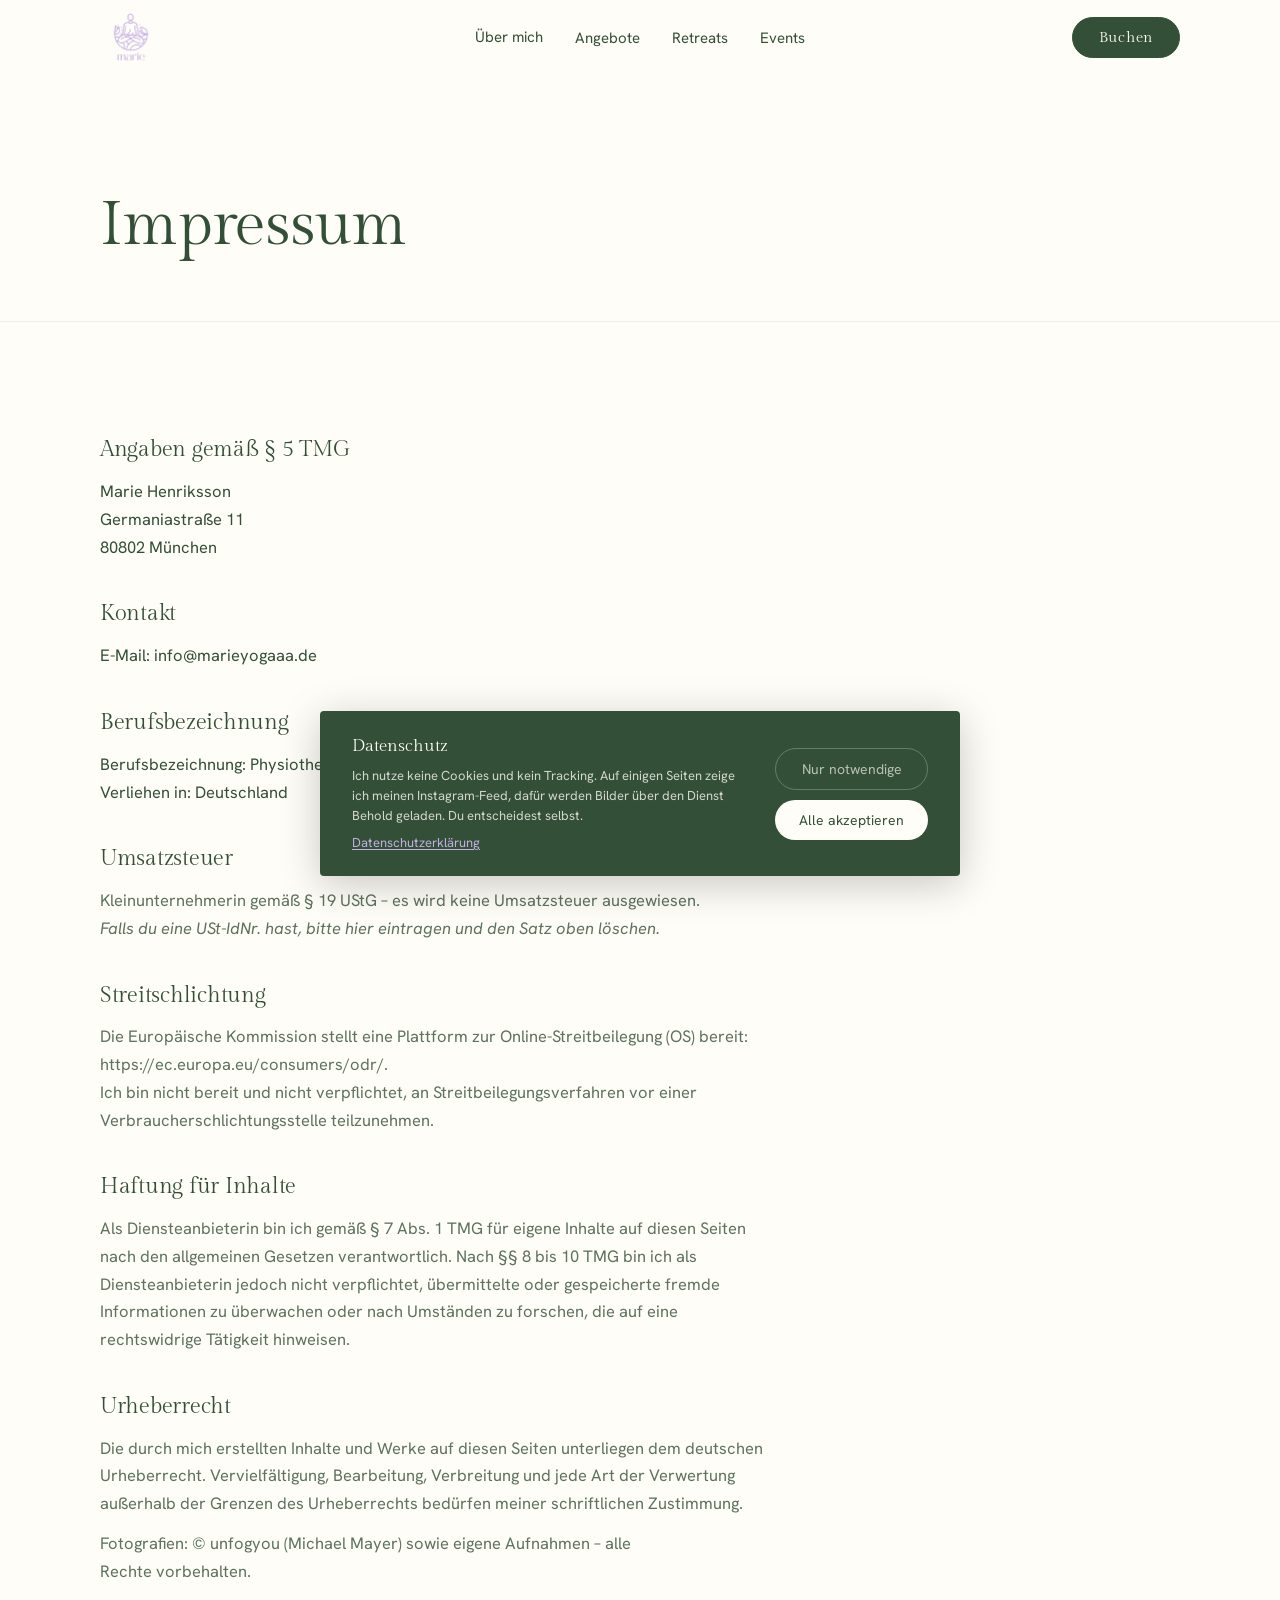
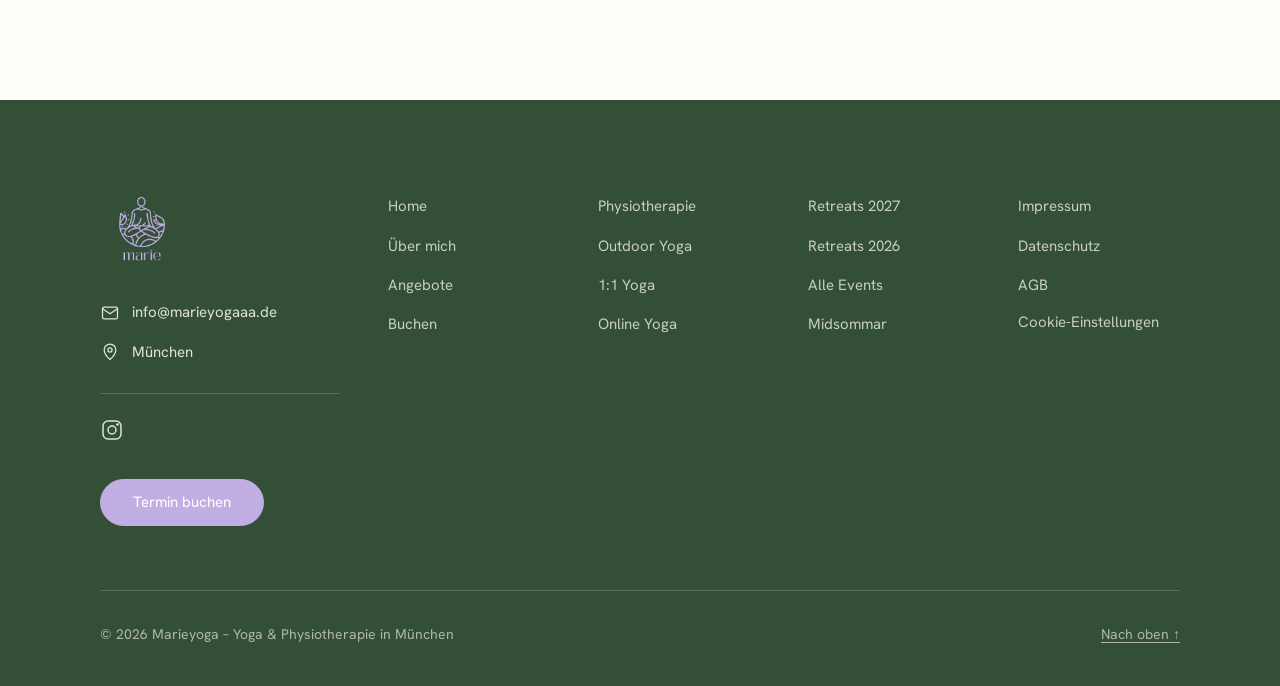
<file: impressum.html>
<!DOCTYPE html>
<html lang="de">
<head>
  <meta charset="UTF-8">
  <meta name="viewport" content="width=device-width, initial-scale=1.0">
  <title>Impressum – marie</title>
  <meta name="robots" content="noindex, nofollow">
  <link rel="preconnect" href="https://fonts.googleapis.com">
  <link rel="preconnect" href="https://fonts.gstatic.com" crossorigin>
  <link href="https://fonts.googleapis.com/css2?family=Gilda+Display&family=Hanken+Grotesk:ital,wght@0,300..600;1,400&family=Lora:ital,wght@0,400;1,400&display=swap" rel="stylesheet">
  <link rel="stylesheet" href="css/styles.css?v=10">
</head>
<body>

  <nav class="nav">
    <div class="container nav-inner">
      <a href="index.html" class="nav-logo">
        <img src="assets/logo-marie-transparent.png" alt="marie yoga münchen" width="42" height="42">
      </a>
      <div class="nav-links">
        <a href="ueber-mich.html">Über mich</a>
        <div class="nav-item has-dropdown">
          <a href="angebote.html" class="has-caret">Angebote</a>
          <div class="nav-dropdown nav-dropdown--years">
            <div class="nav-sub">
              <a href="angebote.html#physio" class="nav-sub-trigger">Physiotherapie</a>
              <div class="nav-subdropdown">
                <a href="angebote.html#physio">Physiotherapie 1:1</a>
                <a href="buchen.html#physio">Termin anfragen</a>
              </div>
            </div>
            <div class="nav-sub">
              <a href="angebote.html#yoga" class="nav-sub-trigger">Yoga</a>
              <div class="nav-subdropdown">
                <a href="angebote.html#yoga-outdoor">Outdoor Yoga</a>
                <a href="angebote.html#yoga-1zu1">1:1 Yoga</a>
                <a href="angebote.html#yoga-online">Online Yoga</a>
              </div>
            </div>
          </div>
        </div>
        <div class="nav-item has-dropdown">
          <a href="retreats.html" class="has-caret">Retreats</a>
          <div class="nav-dropdown nav-dropdown--years">
            <div class="nav-sub">
              <a href="retreats.html#2026" class="nav-sub-trigger">2026</a>
              <div class="nav-subdropdown">
                <a href="retreats.html#juli">Juli: InBalance</a>
                <a href="retreats.html#august">August: Physio &amp; Yoga</a>
                <a href="retreats.html#september">September: Somatic</a>
              </div>
            </div>
            <div class="nav-sub">
              <a href="retreats.html#2027" class="nav-sub-trigger">2027</a>
              <div class="nav-subdropdown">
                <a href="retreats.html#somatics-2027">Somatics Weekend</a>
                <a href="retreats.html#bergkraft-2027">Juni: Bergkraft</a>
                <a href="retreats.html#wander-2027">Juli/August: Wander &amp; Wonder</a>
              </div>
            </div>
          </div>
        </div>
        <div class="nav-item has-dropdown">
          <a href="events.html" class="has-caret">Events</a>
          <div class="nav-dropdown">
            <a href="events.html">Alle Events</a>
            <a href="events.html#von-innen-warm">Von innen warm, 13.11.2026</a>
            <a href="events.html#adventskalender">Adventskalender 2026</a>
            <a href="events.html#brunch">Yoga &amp; Brunch, Termin folgt</a>
            <a href="events.html#midsommar">Midsommar, 25.6.2027</a>
            <a href="events.html#private-events">Private Events</a>
          </div>
        </div>
      </div>
      <a href="buchen.html" class="btn btn-primary nav-cta">Buchen</a>
      <button class="nav-burger" aria-label="Menü öffnen" aria-expanded="false">
        <span></span><span></span><span></span>
      </button>
    </div>
  </nav>

  <section class="page-hero">
    <div class="container">
      <h1>Impressum</h1>
    </div>
  </section>

  <section style="padding: var(--pad-y) 0;">
    <div class="container">
      <div style="max-width: 680px; display: flex; flex-direction: column; gap: 40px;">

        <div>
          <h2 style="font-size: 22px; margin-bottom: 16px;">Angaben gemäß § 5 TMG</h2>
          <p>
            Marie Henriksson<br>
            Germaniastraße 11<br>
            80802 München
          </p>
        </div>

        <div>
          <h2 style="font-size: 22px; margin-bottom: 16px;">Kontakt</h2>
          <p>
            E-Mail: <a href="mailto:info@marieyogaaa.de">info@marieyogaaa.de</a>
          </p>
        </div>

        <div>
          <h2 style="font-size: 22px; margin-bottom: 16px;">Berufsbezeichnung</h2>
          <p>
            Berufsbezeichnung: Physiotherapeutin und Yogalehrerin<br>
            Verliehen in: Deutschland
          </p>
        </div>

        <div>
          <h2 style="font-size: 22px; margin-bottom: 16px;">Umsatzsteuer</h2>
          <p style="color: var(--text-muted);">
            Kleinunternehmerin gemäß § 19 UStG –
            es wird keine Umsatzsteuer ausgewiesen.<br>
            <em>Falls du eine USt-IdNr. hast, bitte hier eintragen und den Satz oben löschen.</em>
          </p>
        </div>

        <div>
          <h2 style="font-size: 22px; margin-bottom: 16px;">Streitschlichtung</h2>
          <p style="color: var(--text-muted);">
            Die Europäische Kommission stellt eine Plattform zur Online-Streitbeilegung (OS) bereit:
            <a href="https://ec.europa.eu/consumers/odr/" target="_blank" rel="noopener noreferrer">
              https://ec.europa.eu/consumers/odr/</a>.<br>
            Ich bin nicht bereit und nicht verpflichtet, an Streitbeilegungsverfahren vor einer
            Verbraucherschlichtungsstelle teilzunehmen.
          </p>
        </div>

        <div>
          <h2 style="font-size: 22px; margin-bottom: 16px;">Haftung für Inhalte</h2>
          <p style="color: var(--text-muted);">
            Als Diensteanbieterin bin ich gemäß § 7 Abs. 1 TMG für eigene Inhalte auf diesen Seiten
            nach den allgemeinen Gesetzen verantwortlich. Nach §§ 8 bis 10 TMG bin ich als
            Diensteanbieterin jedoch nicht verpflichtet, übermittelte oder gespeicherte fremde
            Informationen zu überwachen oder nach Umständen zu forschen, die auf eine rechtswidrige
            Tätigkeit hinweisen.
          </p>
        </div>

        <div>
          <h2 style="font-size: 22px; margin-bottom: 16px;">Urheberrecht</h2>
          <p style="color: var(--text-muted);">
            Die durch mich erstellten Inhalte und Werke auf diesen Seiten unterliegen dem deutschen
            Urheberrecht. Vervielfältigung, Bearbeitung, Verbreitung und jede Art der Verwertung
            außerhalb der Grenzen des Urheberrechts bedürfen meiner schriftlichen Zustimmung.
          </p>
          <p style="margin-top: 12px; color: var(--text-muted);">
            Fotografien: © unfogyou (Michael Mayer) sowie eigene Aufnahmen – alle Rechte vorbehalten.
          </p>
        </div>

      </div>
    </div>
  </section>

  <footer class="footer">
    <div class="container">
      <div class="footer-grid">
        <div class="footer-brand">
          <a href="index.html" class="footer-logo"><img src="assets/logo-marie-transparent.png" alt="marie yoga münchen"></a>
          <ul class="footer-contact">
            <li><a href="mailto:info@marieyogaaa.de"><svg viewBox="0 0 24 24" aria-hidden="true"><rect x="3" y="5" width="18" height="14" rx="2"/><path d="m3 7 9 6 9-6"/></svg>info@marieyogaaa.de</a></li>
            <li><span><svg viewBox="0 0 24 24" aria-hidden="true"><path d="M12 21s-7-6.2-7-11.5a7 7 0 0 1 14 0C19 14.8 12 21 12 21z"/><circle cx="12" cy="9.5" r="2.5"/></svg>München</span></li>
          </ul>
          <div class="footer-social">
            <a href="https://www.instagram.com/marieyogaaa/" target="_blank" rel="noopener" aria-label="Instagram"><svg viewBox="0 0 24 24" aria-hidden="true"><rect x="3" y="3" width="18" height="18" rx="5"/><circle cx="12" cy="12" r="4"/><circle cx="17.5" cy="6.5" r="0.6" fill="currentColor"/></svg></a>
          </div>
          <a href="buchen.html" class="btn btn-primary footer-cta">Termin buchen</a>
        </div>

        <nav class="footer-col" aria-label="Seiten">
          <a href="index.html">Home</a>
          <a href="ueber-mich.html">Über mich</a>
          <a href="angebote.html">Angebote</a>
          <a href="buchen.html">Buchen</a>
        </nav>
        <nav class="footer-col" aria-label="Angebote">
          <a href="angebote.html#physio">Physiotherapie</a>
          <a href="angebote.html#yoga-outdoor">Outdoor Yoga</a>
          <a href="angebote.html#yoga-1zu1">1:1 Yoga</a>
          <a href="angebote.html#yoga-online">Online Yoga</a>
        </nav>
        <nav class="footer-col" aria-label="Retreats und Events">
          <a href="retreats.html#2027">Retreats 2027</a>
          <a href="retreats.html#2026">Retreats 2026</a>
          <a href="events.html">Alle Events</a>
          <a href="events.html#midsommar">Midsommar</a>
        </nav>
        <nav class="footer-col" aria-label="Rechtliches">
          <a href="impressum.html">Impressum</a>
          <a href="datenschutz.html">Datenschutz</a>
          <a href="agb.html">AGB</a>
          <button type="button" class="cookie-settings-link">Cookie-Einstellungen</button>
        </nav>
      </div>
      <div class="footer-bottom">
        <span>© 2026 Marieyoga – Yoga &amp; Physiotherapie in München</span>
        <a href="#" class="footer-top">Nach oben ↑</a>
      </div>
    </div>
  </footer>

  <script src="js/nav.js"></script>
  <script src="js/cookie-banner.js"></script>
</body>
</html>
</file>
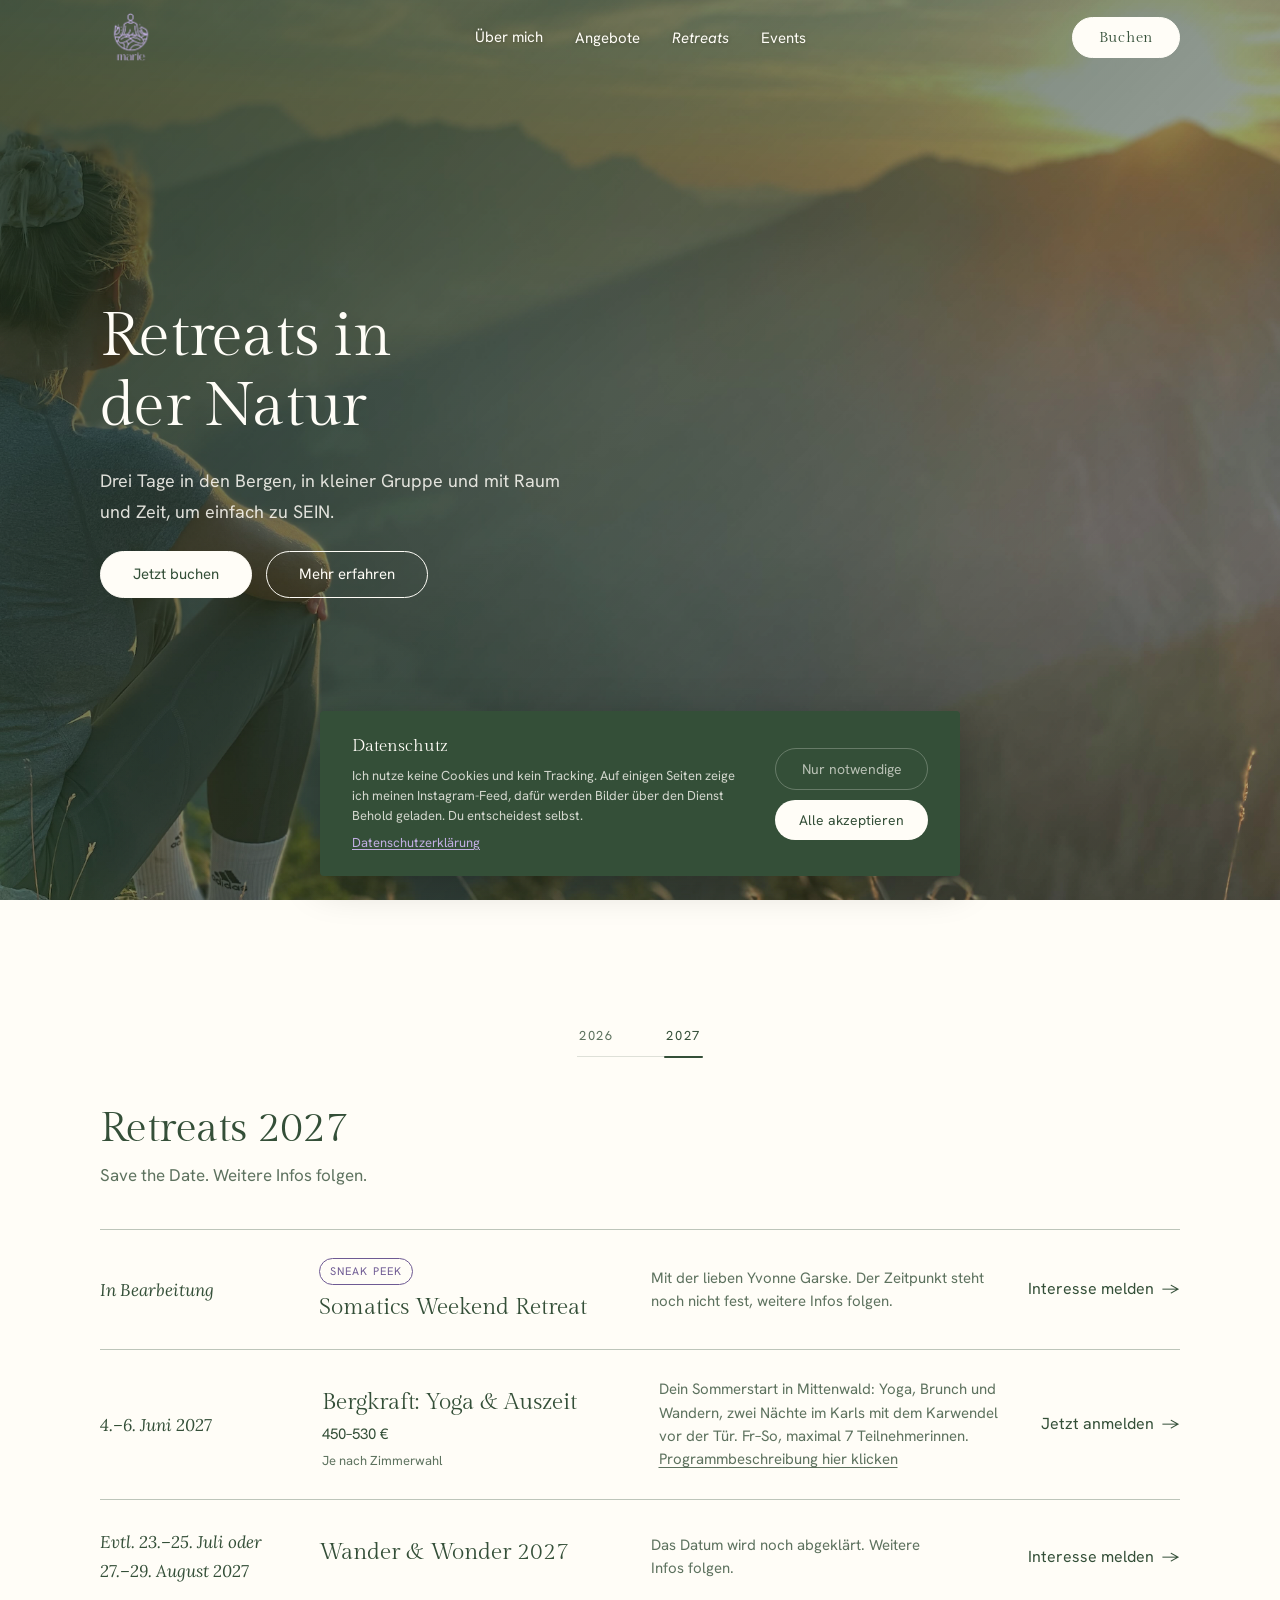
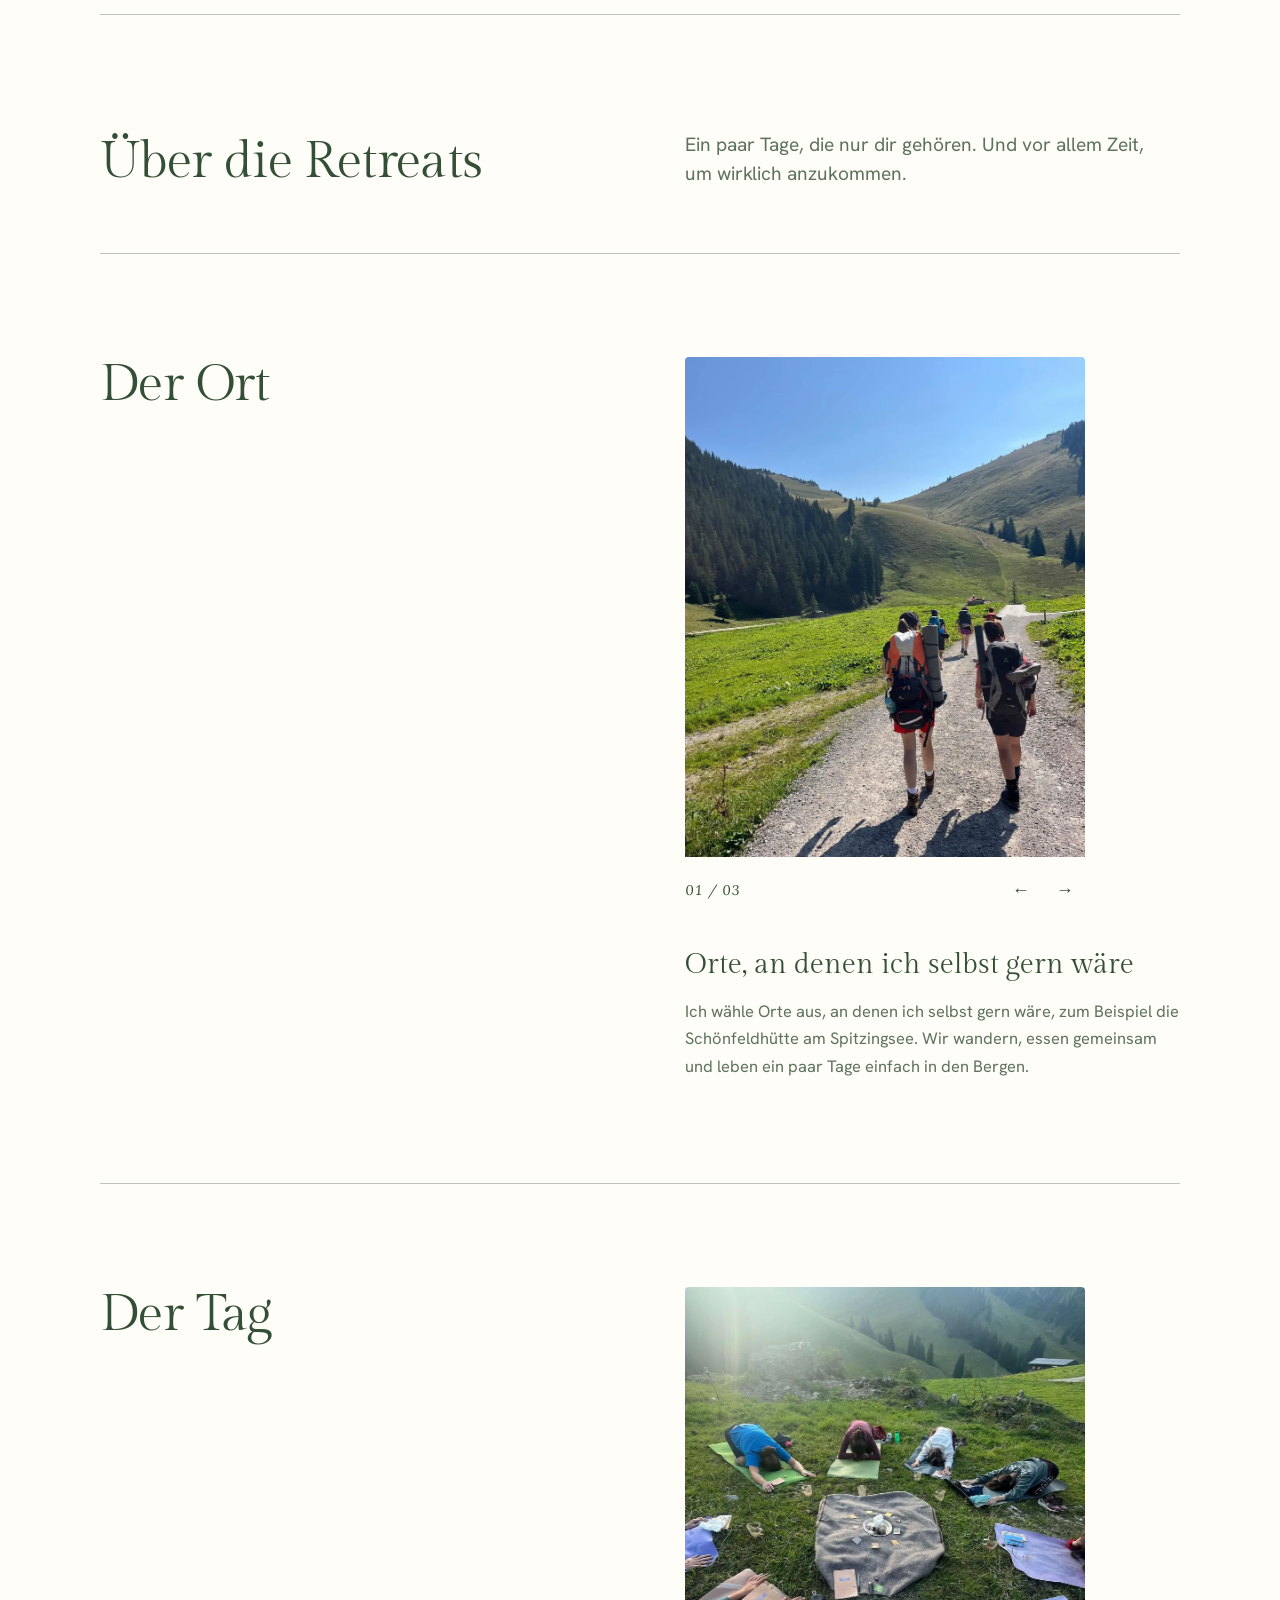
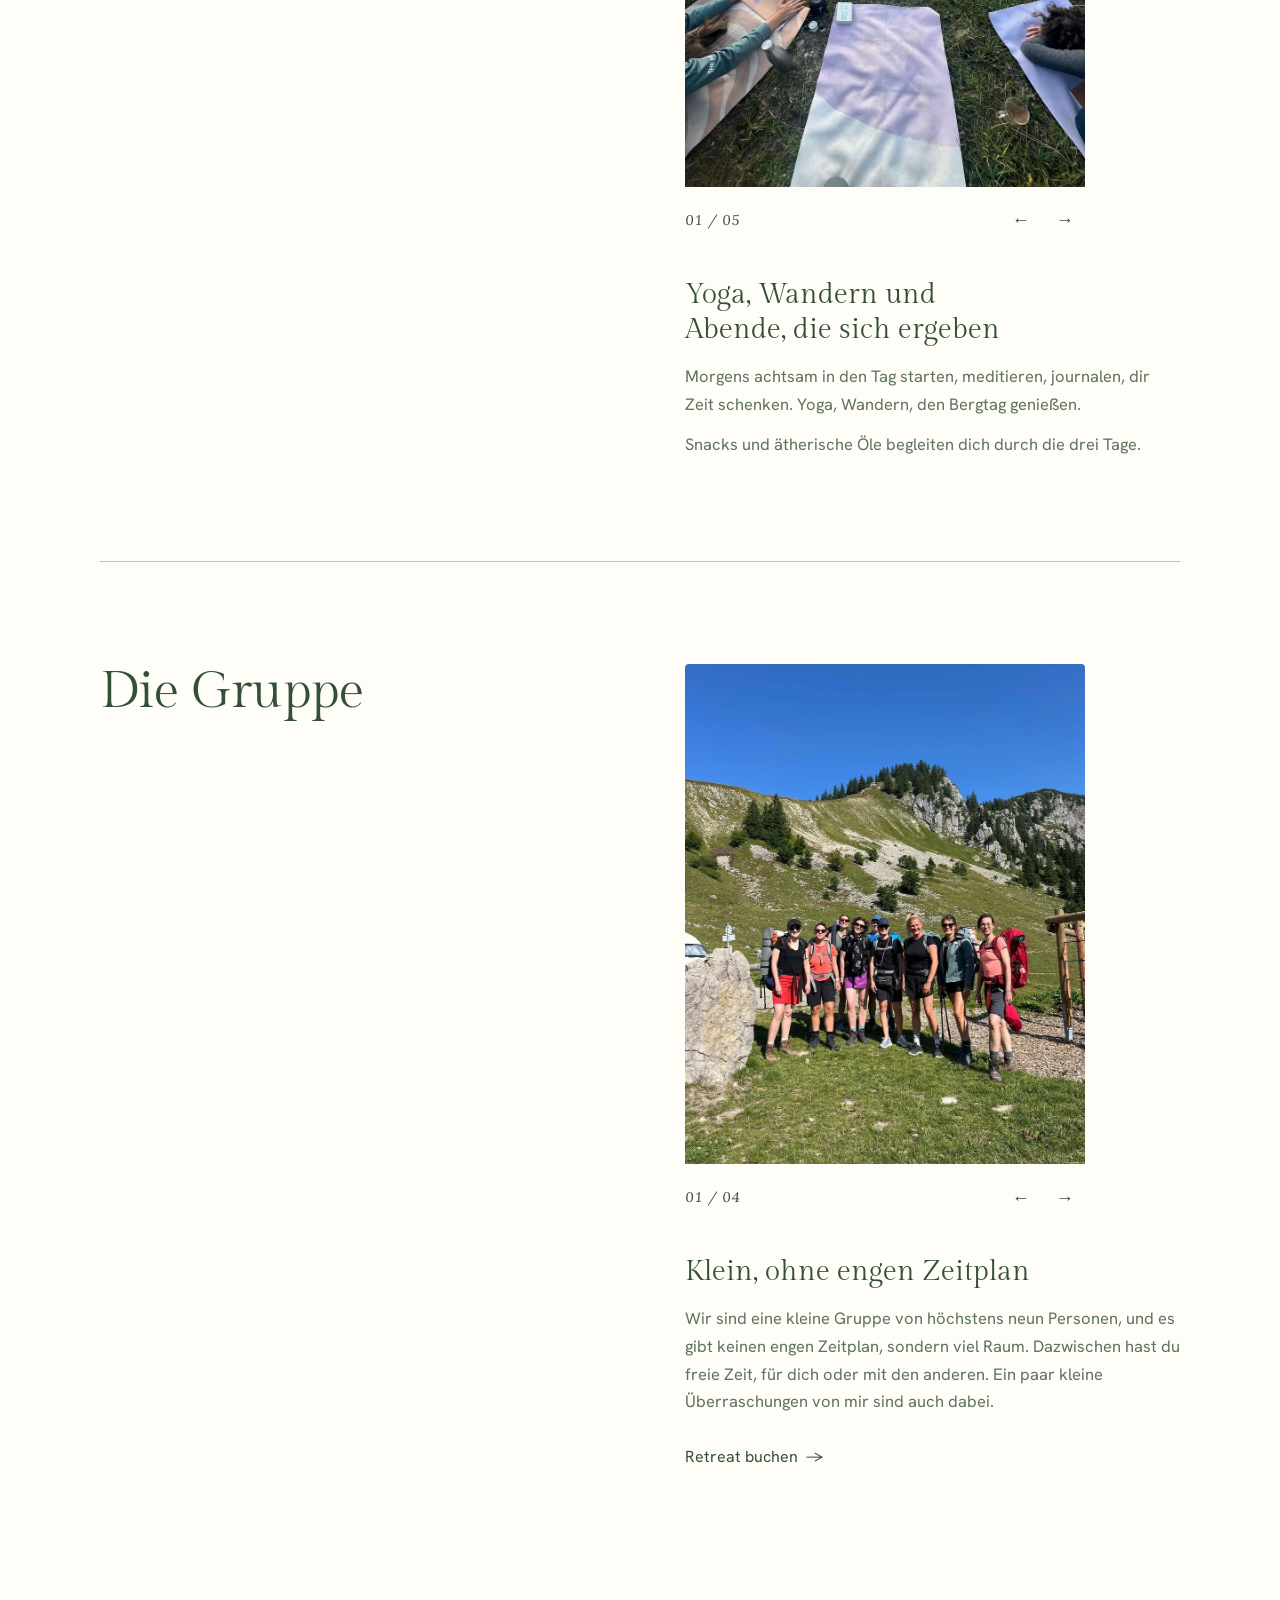
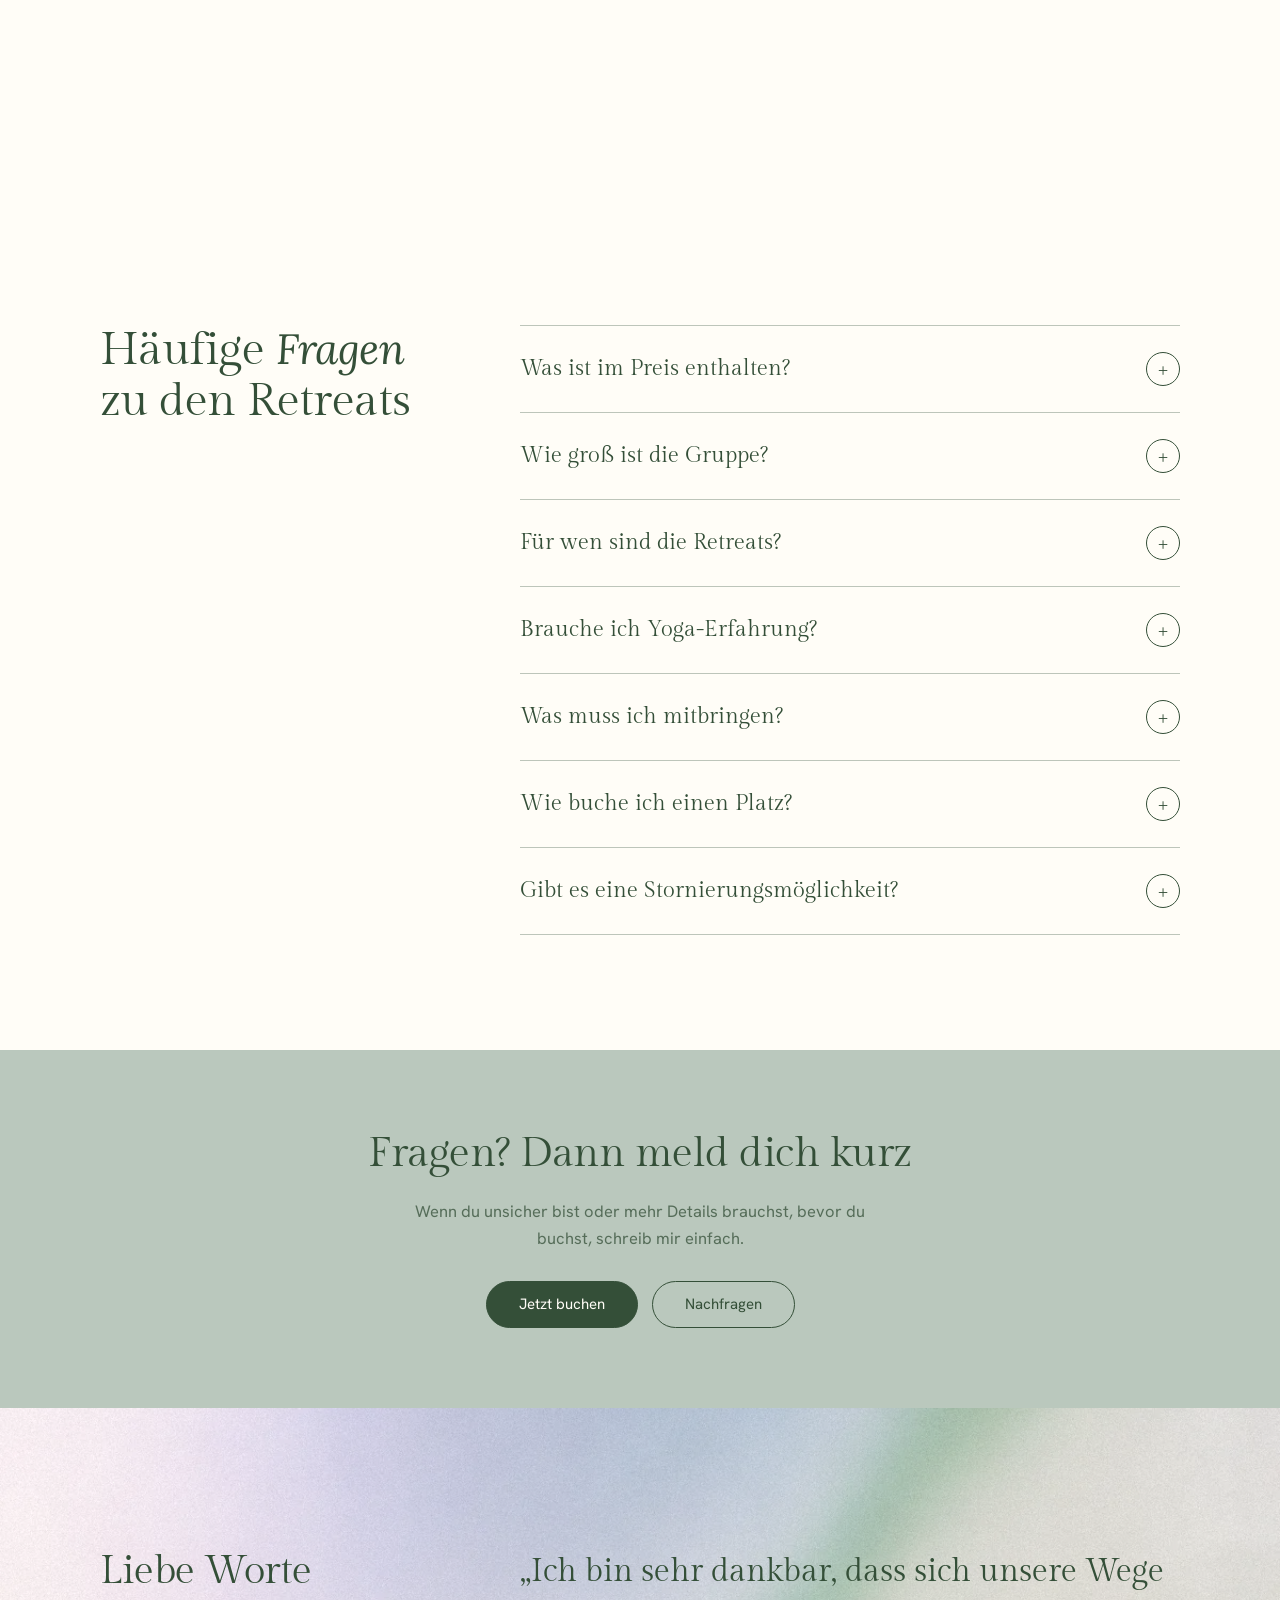
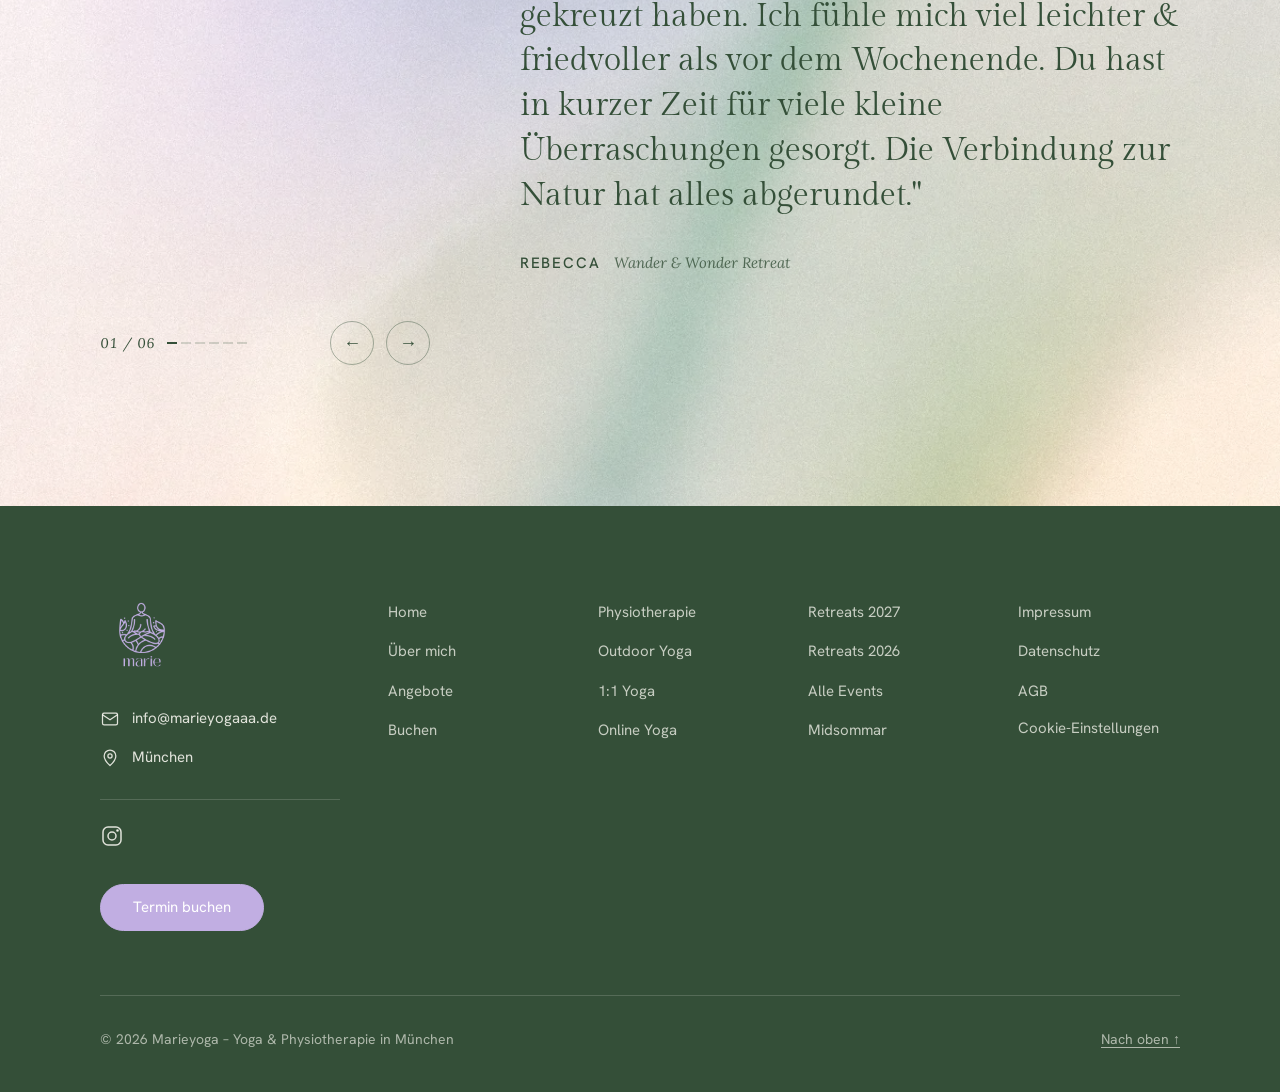
<file: retreats.html>
<!DOCTYPE html>
<html lang="de">
<head>
  <meta charset="UTF-8">
  <meta name="viewport" content="width=device-width, initial-scale=1.0">
  <title>Retreats in der Natur – marie</title>
  <meta name="description" content="Drei Tage in der Natur mit Wandern und Yoga, in kleiner Gruppe an ausgesuchten Orten und mit viel freier Zeit.">
  <link rel="preconnect" href="https://fonts.googleapis.com">
  <link rel="preconnect" href="https://fonts.gstatic.com" crossorigin>
  <link href="https://fonts.googleapis.com/css2?family=Gilda+Display&family=Hanken+Grotesk:ital,wght@0,300..600;1,400&family=Lora:ital,wght@0,400;1,400&display=swap" rel="stylesheet">
  <link rel="stylesheet" href="css/styles.css?v=10">
  <script src="image-slot.js"></script>
</head>
<body>

  <nav class="nav nav-dark-hero">
    <div class="container nav-inner">
      <a href="index.html" class="nav-logo">
        <img src="assets/logo-marie-transparent.png" alt="marie yoga münchen" width="42" height="42">
      </a>
      <div class="nav-links">
        <a href="ueber-mich.html">Über mich</a>
        <div class="nav-item has-dropdown">
          <a href="angebote.html" class="has-caret">Angebote</a>
          <div class="nav-dropdown nav-dropdown--years">
            <div class="nav-sub">
              <a href="angebote.html#physio" class="nav-sub-trigger">Physiotherapie</a>
              <div class="nav-subdropdown">
                <a href="angebote.html#physio">Physiotherapie 1:1</a>
                <a href="buchen.html#physio">Termin anfragen</a>
              </div>
            </div>
            <div class="nav-sub">
              <a href="angebote.html#yoga" class="nav-sub-trigger">Yoga</a>
              <div class="nav-subdropdown">
                <a href="angebote.html#yoga-outdoor">Outdoor Yoga</a>
                <a href="angebote.html#yoga-1zu1">1:1 Yoga</a>
                <a href="angebote.html#yoga-online">Online Yoga</a>
              </div>
            </div>
          </div>
        </div>
        <div class="nav-item has-dropdown">
          <a href="retreats.html" class="has-caret">Retreats</a>
          <div class="nav-dropdown nav-dropdown--years">
            <div class="nav-sub">
              <a href="retreats.html#2026" class="nav-sub-trigger">2026</a>
              <div class="nav-subdropdown">
                <a href="retreats.html#juli">Juli: InBalance</a>
                <a href="retreats.html#august">August: Physio &amp; Yoga</a>
                <a href="retreats.html#september">September: Somatic</a>
              </div>
            </div>
            <div class="nav-sub">
              <a href="retreats.html#2027" class="nav-sub-trigger">2027</a>
              <div class="nav-subdropdown">
                <a href="retreats.html#somatics-2027">Somatics Weekend</a>
                <a href="retreats.html#bergkraft-2027">Juni: Bergkraft</a>
                <a href="retreats.html#wander-2027">Juli/August: Wander &amp; Wonder</a>
              </div>
            </div>
          </div>
        </div>
        <div class="nav-item has-dropdown">
          <a href="events.html" class="has-caret">Events</a>
          <div class="nav-dropdown">
            <a href="events.html">Alle Events</a>
            <a href="events.html#von-innen-warm">Von innen warm, 13.11.2026</a>
            <a href="events.html#adventskalender">Adventskalender 2026</a>
            <a href="events.html#brunch">Yoga &amp; Brunch, Termin folgt</a>
            <a href="events.html#midsommar">Midsommar, 25.6.2027</a>
            <a href="events.html#private-events">Private Events</a>
          </div>
        </div>
      </div>
      <a href="buchen.html" class="btn btn-primary nav-cta">Buchen</a>
      <button class="nav-burger" aria-label="Menü öffnen" aria-expanded="false">
        <span></span><span></span><span></span>
      </button>
    </div>
  </nav>

  <!-- Hero Slider -->
  <section class="rhs">
    <div class="rhs-track">
      <div class="rhs-slide active" style="background-image:url('uploads/retreat-hero-02.png')"></div>
      <div class="rhs-slide" style="background-image:url('uploads/retreat-hero-03.png')"></div>
      <div class="rhs-slide" style="background-image:url('uploads/retreat-hero-04.jpg')"></div>
      <div class="rhs-slide" style="background-image:url('uploads/retreat-hero-05.jpg')"></div>
      <div class="rhs-slide" style="background-image:url('uploads/retreat-hero-06.jpg')"></div>
      <div class="rhs-slide" style="background-image:url('uploads/retreat-hero-07.jpg')"></div>
      <div class="rhs-slide" style="background-image:url('uploads/retreat-hero-09.webp')"></div>
      <div class="rhs-slide" style="background-image:url('uploads/retreat-hero-11.webp')"></div>
      <div class="rhs-slide" style="background-image:url('uploads/retreat-sophie-01.webp')"></div>
      <div class="rhs-slide" style="background-image:url('uploads/retreat-sophie-02.webp')"></div>
      <div class="rhs-slide" style="background-image:url('uploads/retreat-sophie-03.webp')"></div>
      <div class="rhs-slide" style="background-image:url('uploads/retreat-sophie-04.webp')"></div>
    </div>
    <div class="rhs-overlay"></div>
    <div class="container rhs-content">
      <h1>Retreats in der Natur</h1>
      <p>Drei Tage in den Bergen, in kleiner Gruppe und mit Raum und Zeit, um einfach zu SEIN.</p>
      <div style="display:flex;gap:14px;flex-wrap:wrap;">
        <a href="buchen.html#retreats" class="btn btn-solid-white">Jetzt buchen</a>
        <a href="#programm" class="btn btn-ghost">Mehr erfahren</a>
      </div>
    </div>
    <div class="rhs-dots">
      <button class="rhs-dot active" aria-label="Bild 1"></button>
      <button class="rhs-dot" aria-label="Bild 2"></button>
      <button class="rhs-dot" aria-label="Bild 3"></button>
      <button class="rhs-dot" aria-label="Bild 4"></button>
      <button class="rhs-dot" aria-label="Bild 5"></button>
      <button class="rhs-dot" aria-label="Bild 6"></button>
      <button class="rhs-dot" aria-label="Bild 7"></button>
      <button class="rhs-dot" aria-label="Bild 8"></button>
      <button class="rhs-dot" aria-label="Bild 9"></button>
      <button class="rhs-dot" aria-label="Bild 10"></button>
      <button class="rhs-dot" aria-label="Bild 11"></button>
      <button class="rhs-dot" aria-label="Bild 12"></button>
    </div>
  </section>
  <script>
  (function(){
    var slides = document.querySelectorAll('.rhs-slide');
    var dots   = document.querySelectorAll('.rhs-dot');
    var cur    = 0;
    function goTo(n){
      slides[cur].classList.remove('active');
      dots[cur].classList.remove('active');
      cur = (n + slides.length) % slides.length;
      slides[cur].classList.add('active');
      dots[cur].classList.add('active');
    }
    // Läuft ruhig von allein weiter; ein Klick aufs Bild springt zum nächsten
    var DAUER = 7000;
    var timer;
    function neuStarten(){ clearInterval(timer); timer = setInterval(function(){ goTo(cur+1); }, DAUER); }
    neuStarten();
    dots.forEach(function(d,i){ d.onclick = function(e){ e.stopPropagation(); goTo(i); neuStarten(); }; });
    document.querySelector('.rhs').addEventListener('click', function(e){
      if (e.target.closest('a, button')) return;
      goTo(cur+1); neuStarten();
    });
  })();
  </script>

  <!-- Intro -->
  <section class="retreat-content" id="programm">
    <div class="container">
      <!-- Filter nach Jahr -->
      <div class="angebote-filter" role="group" aria-label="Retreats nach Jahr filtern">
        <button type="button" class="filter-btn" data-filter="2026" aria-pressed="false">2026</button>
        <button type="button" class="filter-btn is-active" data-filter="2027" aria-pressed="true">2027</button>
      </div>

      <!-- Dates 2026 -->
      <div data-category="2026" hidden>
        <h2 style="margin-bottom:8px;">Drei Wochenenden auf der Schönfeldhütte</h2>
        <p style="color:var(--text-muted);max-width:520px;margin-bottom:40px;font-size:17px;">Alle Termine auf der Schönfeldhütte am Spitzingsee. Freitag bis Sonntag nachmittags.</p>
        <div class="dates-grid">
          <div class="date-card" id="juli">
            <span class="d-month">3.–5. Juli 2026</span>
            <div class="d-title">In Balance</div>
            <p class="d-meta">Mit Special Guest Laura Marks. Schönfeldhütte am Spitzingsee.</p>
            <div class="d-price">399 €</div>
            <p class="d-hinweis">Dieser Retreat hat stattgefunden. Eine Buchung ist nicht mehr möglich.</p>
          </div>
          <div class="date-card" id="august">
            <span class="d-month">7.–9. August 2026</span>
            <div class="d-title">Physio &amp; Yoga</div>
            <p class="d-meta">Anatomisches Physio-Wissen im Fokus der Yoga-Praxis. Schönfeldhütte.</p>
            <div class="d-price">399 €</div>
            <p class="d-hinweis">Dieser Retreat hat stattgefunden. Eine Buchung ist nicht mehr möglich.</p>
          </div>
          <div class="date-card" id="september">
            <span class="d-month">18.–20. September 2026</span>
            <div class="d-title">Yoga &amp; Somatic</div>
            <p class="d-meta">Yoga und Somatic Beings. Schönfeldhütte.</p>
            <div class="d-price">399 €</div>
            <p class="d-hinweis">Dieser Retreat hat stattgefunden. Eine Buchung ist nicht mehr möglich.</p>
          </div>
        </div>
      </div>

      <!-- Dates 2027 -->
      <div data-category="2027">
        <h2 style="margin-bottom:8px;">Retreats 2027</h2>
        <p style="color:var(--text-muted);max-width:520px;margin-bottom:40px;font-size:17px;">Save the Date. Weitere Infos folgen.</p>
        <div class="dates-grid">
          <div class="date-card" id="somatics-2027">
            <span class="d-month">In Bearbeitung</span>
            <span class="cs-badge">Sneak Peek</span>
            <div class="d-title">Somatics Weekend Retreat</div>
            <p class="d-meta">Mit der lieben Yvonne Garske. Der Zeitpunkt steht noch nicht fest, weitere Infos folgen.</p>
            <a href="buchen.html#somatics-2027" class="zeile-aktion">Interesse melden</a>
          </div>
          <div class="date-card" id="bergkraft-2027">
            <span class="d-month">4.–6. Juni 2027</span>
            <div class="d-title">Bergkraft: Yoga &amp; Auszeit</div>
            <p class="d-meta">Dein Sommerstart in Mittenwald: Yoga, Brunch und Wandern, zwei Nächte im Karls mit dem Karwendel vor der Tür. Fr–So, maximal 7 Teilnehmerinnen. <a href="https://bergkraftmarieyogaretreat.netlify.app" target="_blank" rel="noopener" style="text-decoration:underline;white-space:nowrap;">Programmbeschreibung hier klicken</a></p>
            <div class="d-price">450–530 €</div>
            <p class="d-hinweis">Je nach Zimmerwahl</p>
            <a href="buchen.html#mittenwald-2027" class="zeile-aktion">Jetzt anmelden</a>
          </div>
          <div class="date-card" id="wander-2027">
            <span class="d-month">Evtl. 23.–25. Juli oder 27.–29. August 2027</span>
            <div class="d-title">Wander &amp; Wonder 2027</div>
            <p class="d-meta">Das Datum wird noch abgeklärt. Weitere Infos folgen.</p>
            <a href="buchen.html#wander-2027" class="zeile-aktion">Interesse melden</a>
          </div>
        </div>
      </div>

      <div class="retreat-ueber">
        <h2>Über die Retreats</h2>
        <p>Ein paar Tage, die nur dir gehören. Und vor allem Zeit, um wirklich anzukommen.</p>
      </div>

      <!-- Drei Zeilen: Überschrift links bleibt stehen, rechts Bilder und Text -->
      <div class="raum">
        <article class="raum-zeile" id="der-ort">
          <h2 class="raum-label">Der Ort</h2>
          <div class="raum-inhalt">
            <div class="raum-galerie">
              <div class="raum-galerie-track">
              <img src="uploads/retreat-galerie/ort-1.webp" alt="Weg zur Hütte über die Almwiese" width="900" height="1125" loading="lazy">
              <img src="uploads/retreat-galerie/ort-2.webp" alt="Wanderung in den Sonnenuntergang" width="900" height="1125" loading="lazy">
              <img src="uploads/retreat-galerie/ort-3.webp" alt="Wanderin über dem Spitzingsee" width="900" height="1125" loading="lazy">
              </div>
            </div>
            <h3>Orte, an denen ich selbst gern wäre</h3>
            <p>Ich wähle Orte aus, an denen ich selbst gern wäre, zum Beispiel die Schönfeldhütte am Spitzingsee. Wir wandern, essen gemeinsam und leben ein paar Tage einfach in den Bergen.</p>
          </div>
        </article>
        <article class="raum-zeile" id="der-tag">
          <h2 class="raum-label">Der Tag</h2>
          <div class="raum-inhalt">
            <div class="raum-galerie">
              <div class="raum-galerie-track">
              <img src="uploads/retreat-galerie/tag-1.webp" alt="Yoga im Kreis auf der Bergwiese" width="900" height="1125" loading="lazy">
              <img src="uploads/retreat-galerie/tag-2.webp" alt="Yoga auf der Terrasse der Hütte" width="900" height="1125" loading="lazy">
              <img src="uploads/retreat-galerie/tag-3.webp" alt="Meditation auf der Bergwiese" width="900" height="1125" loading="lazy">
              <img src="uploads/retreat-galerie/tag-4.webp" alt="Entspannung mit Augenkissen und Notizbuch" width="900" height="1125" loading="lazy">
              <img src="uploads/retreat-galerie/tag-5.webp" alt="Frühstück in der Hütte" width="900" height="1125" loading="lazy">
              </div>
            </div>
            <h3>Yoga, Wandern und Abende, die sich ergeben</h3>
            <p>Morgens achtsam in den Tag starten, meditieren, journalen, dir Zeit schenken. Yoga, Wandern, den Bergtag genießen.</p>
            <p>Snacks und ätherische Öle begleiten dich durch die drei Tage.</p>
          </div>
        </article>
        <article class="raum-zeile" id="die-gruppe">
          <h2 class="raum-label">Die Gruppe</h2>
          <div class="raum-inhalt">
            <div class="raum-galerie">
              <div class="raum-galerie-track">
              <img src="uploads/retreat-galerie/gruppe-1.webp" alt="Die Gruppe vor der Wanderung" width="900" height="1125" loading="lazy">
              <img src="uploads/retreat-galerie/gruppe-2.webp" alt="Gemeinsames Abendessen in der Stube" width="900" height="1125" loading="lazy">
              <img src="uploads/retreat-galerie/gruppe-3.webp" alt="Yoga auf der Lichtung" width="900" height="1125" loading="lazy">
              <img src="uploads/retreat-galerie/gruppe-4.webp" alt="Die Gruppe beim Sonnenuntergang auf dem Felsen" width="900" height="1125" loading="lazy">
              </div>
            </div>
            <h3>Klein, ohne engen Zeitplan</h3>
            <p>Wir sind eine kleine Gruppe von höchstens neun Personen, und es gibt keinen engen Zeitplan, sondern viel Raum. Dazwischen hast du freie Zeit, für dich oder mit den anderen. Ein paar kleine Überraschungen von mir sind auch dabei.</p>
            <a href="buchen.html#retreats" class="zeile-aktion">Retreat buchen</a>
          </div>
        </article>
      </div>
    </div>
  </section>

  <!-- Retreat Programm (nur im Filter 2026 sichtbar) -->
  <section data-category="2026" hidden style="background: var(--green); padding: var(--pad-y) 0; color: var(--cream);">
    <div class="container">
      <div style="max-width: 800px;">
        <h2 style="color: var(--cream); margin-bottom: 6px;">Wander &amp; Wonder – In Balance</h2>
        <p style="color: var(--wisteria); font-family: var(--f-h); font-size: 18px; margin-bottom: 36px; font-style: italic;">Ein Berg-Yoga-Retreat am Spitzingsee</p>

        <p style="color: rgba(255,253,247,0.88); font-size: 18px; line-height: 1.75; margin-bottom: 32px;">Gönn dir eine Auszeit in den Bergen rund um den Spitzingsee und finde zurück IN BALANCE. Das Programm lässt dir viel Luft, und das Wochenende gehört ganz dir.</p>

        <div style="margin-bottom: 40px;">
          <p style="color: var(--wisteria); font-size: 12px; letter-spacing: 0.15em; text-transform: uppercase; margin-bottom: 18px;">Was dich erwartet</p>
          <ul style="list-style: none; display: flex; flex-direction: column; gap: 12px;">
            <li style="display: flex; gap: 14px; color: rgba(255,253,247,0.82); font-size: 16px;"><span style="color: var(--wisteria); flex-shrink:0;">•</span>Abwechslungsreiche Yoga- &amp; Pranayama-Einheiten für jedes Level</li>
            <li style="display: flex; gap: 14px; color: rgba(255,253,247,0.82); font-size: 16px;"><span style="color: var(--wisteria); flex-shrink:0;">•</span>Achtsame Mindset-Sessions, Impulse &amp; gemeinsamer Austausch</li>
            <li style="display: flex; gap: 14px; color: rgba(255,253,247,0.82); font-size: 16px;"><span style="color: var(--wisteria); flex-shrink:0;">•</span>Zeit und Übungen draußen in der Natur</li>
          </ul>
        </div>

        <p style="color: rgba(255,253,247,0.82); font-size: 17px; line-height: 1.75; margin-bottom: 16px;">Gemeinsam schaffen wir Raum, um zur Ruhe zu kommen, Abstand vom Alltag zu gewinnen und neue Klarheit zu finden. Zwischen Bergen, frischer Luft und bewusster Bewegung kannst du Kraft tanken und Impulse mitnehmen, die dich auch nach dem Wochenende noch begleiten.</p>
        <p style="color: rgba(255,253,247,0.7); font-size: 16px; font-style: italic; margin-bottom: 48px;">Ein Wochenende für Körper, Geist und Natur, zum Durchatmen und Auftanken.</p>

        <!-- Info Box -->
        <div style="background: rgba(255,253,247,0.07); border: 1px solid rgba(255,253,247,0.15); border-radius: var(--r-lg); padding: 40px; display: grid; grid-template-columns: 1fr 1fr; gap: 28px;">
          <div style="display: flex; flex-direction: column; gap: 18px;">
            <div>
              <p style="font-size: 11px; letter-spacing: 0.14em; text-transform: uppercase; color: var(--wisteria); margin-bottom: 4px;">Termin</p>
              <p style="color: var(--cream); font-size: 16px;">3.–5. Juli 2026</p>
            </div>
            <div>
              <p style="font-size: 11px; letter-spacing: 0.14em; text-transform: uppercase; color: var(--wisteria); margin-bottom: 4px;">Treffpunkt</p>
              <p style="color: var(--cream); font-size: 16px;">Freitag, 15:00 Uhr<br>Spitzingsattel</p>
            </div>
            <div>
              <p style="font-size: 11px; letter-spacing: 0.14em; text-transform: uppercase; color: var(--wisteria); margin-bottom: 4px;">Ende</p>
              <p style="color: var(--cream); font-size: 16px;">Sonntagmittag</p>
            </div>
          </div>
          <div style="display: flex; flex-direction: column; gap: 18px;">
            <div>
              <p style="font-size: 11px; letter-spacing: 0.14em; text-transform: uppercase; color: var(--wisteria); margin-bottom: 4px;">Unterkunft</p>
              <p style="color: var(--cream); font-size: 16px;">Schönfeldhütte<br>10er Bettenlager</p>
            </div>
            <div>
              <p style="font-size: 11px; letter-spacing: 0.14em; text-transform: uppercase; color: var(--wisteria); margin-bottom: 4px;">Verpflegung</p>
              <p style="color: var(--cream); font-size: 16px;">Halbpension inklusive</p>
            </div>
            <div>
              <p style="font-size: 11px; letter-spacing: 0.14em; text-transform: uppercase; color: var(--wisteria); margin-bottom: 4px;">Mit</p>
              <p style="color: var(--cream); font-size: 16px;">Marie Henriksson &amp; Laura Marks</p>
            </div>
          </div>
          <div style="grid-column: 1 / -1; border-top: 1px solid rgba(255,253,247,0.12); padding-top: 24px;">
            <p style="color: rgba(255,253,247,0.6); font-size: 14px;">An- &amp; Abreise selbst organisiert. Nach der Buchung erhältst du Zugang zur WhatsApp-Gruppe, über die wir uns koordinieren.</p>
          </div>
        </div>

      </div>
    </div>
  </section>

  <!-- FAQ -->
  <section class="faq-zeilen">
    <div class="container">
      <h2 class="faq-titel">Häufige <em>Fragen</em> zu den Retreats</h2>
      <div class="faq-liste">

        <details class="faq-item">
          <summary>Was ist im Preis enthalten?</summary>
          <p>Unterkunft in der Schönfeldhütte (10er Bettenlager), Halbpension, alle Yoga- und Pranayama-Einheiten, Mindset-Sessions, Wanderungen. Ätherische Öle nutze ich vor allem als Begleitung in unserer Yoga-Praxis. An- und Abreise organisierst du selbst, wir koordinieren uns über eine gemeinsame Retreat WhatsApp-Gruppe.</p>
        </details>

        <details class="faq-item">
          <summary>Wie groß ist die Gruppe?</summary>
          <p>Maximal 9 Personen. Die Retreats sind bewusst klein gehalten, damit eine vertraute Atmosphäre entsteht und ich auf jeden eingehen kann.</p>
        </details>

        <details class="faq-item">
          <summary>Für wen sind die Retreats?</summary>
          <p>Meine Retreats sind für jedes Yoga-Level offen. Wichtig ist nur, dass du dich körperlich fit genug fühlst, um ein paar Stunden in den Bergen zu wandern. Vorerfahrung im Yoga braucht es nicht.</p>
        </details>

        <details class="faq-item">
          <summary>Brauche ich Yoga-Erfahrung?</summary>
          <p>Nein. Die Einheiten sind so gestaltet, dass alle mitmachen können, egal ob du noch nie auf einer Matte gestanden hast oder schon jahrelang übst. Was zählt, ist die Bereitschaft, dich zu bewegen und offen zu sein.</p>
        </details>

        <details class="faq-item">
          <summary>Was muss ich mitbringen?</summary>
          <p>Wanderschuhe, Wetterkleidung in Lagen, eine Yogamatte (oder Leihoptionen vor Ort anfragen) und die Bereitschaft, loszulassen. Genaue Packliste bekommst du nach der Buchung.</p>
        </details>

        <details class="faq-item">
          <summary>Wie buche ich einen Platz?</summary>
          <p>Über den Buchen-Button direkt hier oder per Mail an <a href="mailto:info@marieyogaaa.de">info@marieyogaaa.de</a>. Die Plätze sind begrenzt, also meld dich bei Interesse früh.</p>
        </details>

        <details class="faq-item">
          <summary>Gibt es eine Stornierungs­möglichkeit?</summary>
          <p>Bis 6 Wochen vor dem Retreat ist eine kostenlose Stornierung möglich. Danach kann der Platz an eine andere Person weitergegeben werden. Bei Fragen einfach melden.</p>
        </details>

      </div>
    </div>
  </section>

  <!-- CTA Banner -->
  <section style="background:var(--sage);padding:80px 0;">
    <div class="container" style="text-align:center;display:flex;flex-direction:column;align-items:center;gap:20px;">
      <h2 style="max-width:560px;">Fragen? Dann meld dich kurz</h2>
      <p style="color:rgba(52,79,56,0.75);max-width:480px;">Wenn du unsicher bist oder mehr Details brauchst, bevor du buchst, schreib mir einfach.</p>
      <div style="display:flex;gap:14px;flex-wrap:wrap;justify-content:center;margin-top:8px;">
        <a href="buchen.html#retreats" class="btn btn-primary">Jetzt buchen</a>
        <a href="mailto:info@marieyogaaa.de" class="btn btn-outline">Nachfragen</a>
      </div>
    </div>
  </section>

  <!-- Retreat Testimonials -->
  <section class="testimonials-section testimonials-verlauf sec">
    <div class="container">
      <div class="testimonials-header">
        <h2>Liebe Worte</h2>
      </div>
      <div class="testimonials-grid" data-slider>

        <div class="testimonial-card">
          <p class="testi-quote">„Ich bin sehr dankbar, dass sich unsere Wege gekreuzt haben. Ich fühle mich viel leichter &amp; friedvoller als vor dem Wochenende. Du hast in kurzer Zeit für viele kleine Überraschungen gesorgt. Die Verbindung zur Natur hat alles abgerundet."</p>
          <div class="testi-author">
            <span class="testi-name">Rebecca</span>
            <span class="testi-role">Wander &amp; Wonder Retreat</span>
          </div>
        </div>

        <div class="testimonial-card">
          <p class="testi-quote">„Die Location und die zeitliche Dauer waren top. Besonders schön fand ich, dass wir gemeinsam in Stille zur Hütte gegangen sind – das hatte etwas ganz Besonderes. Ein Wochenende, das mich innehalten und ankommen ließ."</p>
          <div class="testi-author">
            <span class="testi-name">Conny</span>
            <span class="testi-role">Wander &amp; Wonder Retreat</span>
          </div>
        </div>

        <div class="testimonial-card">
          <p class="testi-quote">„Was du alles in die Yoga Session einbaust ist mega – die Kombination aus Wandern, Natur und Yoga ist einfach toll. Ein Wochenende, das Körper und Seele gleichzeitig nährt."</p>
          <div class="testi-author">
            <span class="testi-name">Laura</span>
            <span class="testi-role">Wander &amp; Wonder Retreat</span>
          </div>
        </div>

        <div class="testimonial-card">
          <p class="testi-quote">„Man spürt deine innere Ruhe und Ausgeglichenheit – das tut so gut. Die Morgenmeditation war ein absolutes Highlight. Der Sonnenuntergang mit Meditation war wunderschön, und die gemeinsame Wanderung zum Gipfel – jede in ihrem eigenen Tempo – war unvergesslich."</p>
          <div class="testi-author">
            <span class="testi-name">Sophia</span>
            <span class="testi-role">Wander &amp; Wonder Retreat</span>
          </div>
        </div>

        <div class="testimonial-card">
          <p class="testi-quote">„Die Morgenmeditation fand ich wunderschön und ich konnte wirklich gut entspannen. Danke auch für die kleinen Aufmerksamkeiten – die haben das Wochenende noch besonderer gemacht."</p>
          <div class="testi-author">
            <span class="testi-name">Melanie</span>
            <span class="testi-role">Wander &amp; Wonder Retreat</span>
          </div>
        </div>

        <div class="testimonial-card">
          <p class="testi-quote">„Du machst das wirklich gut und ich habe schnell Vertrauen zu dir gefasst. Du beherrschst die Kunst, den Raum zu bereiten, in den man zu sich kommen kann."</p>
          <div class="testi-author">
            <span class="testi-name">Cordula</span>
            <span class="testi-role">Wander &amp; Wonder Retreat</span>
          </div>
        </div>

      </div>
    </div>
  </section>

  <footer class="footer">
    <div class="container">
      <div class="footer-grid">
        <div class="footer-brand">
          <a href="index.html" class="footer-logo"><img src="assets/logo-marie-transparent.png" alt="marie yoga münchen"></a>
          <ul class="footer-contact">
            <li><a href="mailto:info@marieyogaaa.de"><svg viewBox="0 0 24 24" aria-hidden="true"><rect x="3" y="5" width="18" height="14" rx="2"/><path d="m3 7 9 6 9-6"/></svg>info@marieyogaaa.de</a></li>
            <li><span><svg viewBox="0 0 24 24" aria-hidden="true"><path d="M12 21s-7-6.2-7-11.5a7 7 0 0 1 14 0C19 14.8 12 21 12 21z"/><circle cx="12" cy="9.5" r="2.5"/></svg>München</span></li>
          </ul>
          <div class="footer-social">
            <a href="https://www.instagram.com/marieyogaaa/" target="_blank" rel="noopener" aria-label="Instagram"><svg viewBox="0 0 24 24" aria-hidden="true"><rect x="3" y="3" width="18" height="18" rx="5"/><circle cx="12" cy="12" r="4"/><circle cx="17.5" cy="6.5" r="0.6" fill="currentColor"/></svg></a>
          </div>
          <a href="buchen.html" class="btn btn-primary footer-cta">Termin buchen</a>
        </div>

        <nav class="footer-col" aria-label="Seiten">
          <a href="index.html">Home</a>
          <a href="ueber-mich.html">Über mich</a>
          <a href="angebote.html">Angebote</a>
          <a href="buchen.html">Buchen</a>
        </nav>
        <nav class="footer-col" aria-label="Angebote">
          <a href="angebote.html#physio">Physiotherapie</a>
          <a href="angebote.html#yoga-outdoor">Outdoor Yoga</a>
          <a href="angebote.html#yoga-1zu1">1:1 Yoga</a>
          <a href="angebote.html#yoga-online">Online Yoga</a>
        </nav>
        <nav class="footer-col" aria-label="Retreats und Events">
          <a href="retreats.html#2027">Retreats 2027</a>
          <a href="retreats.html#2026">Retreats 2026</a>
          <a href="events.html">Alle Events</a>
          <a href="events.html#midsommar">Midsommar</a>
        </nav>
        <nav class="footer-col" aria-label="Rechtliches">
          <a href="impressum.html">Impressum</a>
          <a href="datenschutz.html">Datenschutz</a>
          <a href="agb.html">AGB</a>
          <button type="button" class="cookie-settings-link">Cookie-Einstellungen</button>
        </nav>
      </div>
      <div class="footer-bottom">
        <span>© 2026 Marieyoga – Yoga &amp; Physiotherapie in München</span>
        <a href="#" class="footer-top">Nach oben ↑</a>
      </div>
    </div>
  </footer>

  <script src="js/nav.js"></script>
  <script src="js/reveal.js?v=3"></script>
  <script src="js/zeilen.js"></script>
  <script src="js/raum-galerie.js"></script>
  <script src="js/angebote-filter.js?v=3"></script>
  <script src="js/testimonial-slider.js"></script>
  <script src="js/cookie-banner.js"></script>
</body>
</html>
</file>
<file: css/styles.css>
/* ============================================
   marie – Yoga & Physiotherapie München
   Shared Stylesheet
   ============================================ */

/* Variables */
:root {
  --green:    #344F38;
  --wisteria: #C1AEE2;
  --sage:     #BAC8BD;
  --cream:    #FFFDF7;
  --white:    #FFFFFF;
  --text-muted: rgba(52, 79, 56, 0.62);
  --f-h: 'Gilda Display', Georgia, serif;
  --f-b: 'Hanken Grotesk', 'Helvetica Neue', Arial, sans-serif;
  --f-akzent: 'Lora', Georgia, serif;
  --nav-h: 76px;
  --pad-x: clamp(20px, 5vw, 60px);
  --pad-y: clamp(64px, 9vw, 120px);
  --r: 4px;
  --r-lg: 4px;
  --max-w: 1200px;
}

/* Reset */
*, *::before, *::after { box-sizing: border-box; margin: 0; padding: 0; }
html { scroll-behavior: smooth; }
body {
  font-family: var(--f-b);
  font-size: 17px;
  line-height: 1.74;
  color: var(--green);
  background: var(--cream);
  -webkit-font-smoothing: antialiased;
  padding-top: var(--nav-h);
}
img { display: block; max-width: 100%; }
a { color: inherit; text-decoration: none; }
p { text-wrap: pretty; }

/* Typography */
h1, h2, h3, h4 {
  font-family: var(--f-h);
  font-weight: 400;
  line-height: 1.13;
  color: var(--green);
}
h1 { font-size: clamp(38px, 5.2vw, 62px); }
h2 { font-size: clamp(28px, 3.4vw, 42px); }
h3 { font-size: clamp(20px, 2vw, 26px); }

.label {
  display: block;
  font-family: var(--f-b);
  font-size: 12px;
  font-weight: 500;
  letter-spacing: 0.15em;
  text-transform: uppercase;
  color: var(--green);
  margin-bottom: 14px;
}

/* Layout */
.container {
  max-width: var(--max-w);
  margin: 0 auto;
  padding: 0 var(--pad-x);
}

/* ============================================
   Buttons
   ============================================ */
.btn {
  display: inline-block;
  font-family: var(--f-b);
  font-size: 15px;
  line-height: 1;
  padding: 15px 32px;
  border-radius: 40px;
  border: 1.5px solid transparent;
  cursor: pointer;
  transition: background 0.22s, color 0.22s, border-color 0.22s;
  white-space: nowrap;
}
.btn-primary {
  background: var(--green);
  color: var(--cream);
  border-color: var(--green);
}
.btn-primary:hover { background: transparent; color: var(--green); }

.btn-outline {
  background: transparent;
  color: var(--green);
  border-color: var(--green);
}
.btn-outline:hover { background: var(--green); color: var(--cream); }

.btn-ghost {
  background: rgba(255,253,247,0.12);
  color: var(--cream);
  border-color: rgba(255,253,247,0.45);
}
.btn-ghost:hover { background: var(--cream); color: var(--green); border-color: var(--cream); }

.btn-solid-white {
  background: var(--cream);
  color: var(--green);
  border-color: var(--cream);
}
.btn-solid-white:hover { background: transparent; color: var(--cream); }

.link-arrow {
  display: inline-flex;
  align-items: center;
  gap: 6px;
  font-family: var(--f-b);
  font-size: 14px;
  color: var(--green);
  border-bottom: 1px solid rgba(52,79,56,0.28);
  padding-bottom: 3px;
  transition: border-color 0.2s, gap 0.2s;
}
.link-arrow::after { content: '→'; font-size: 13px; }
.link-arrow:hover { border-color: var(--green); gap: 10px; }

/* ============================================
   Navigation
   ============================================ */
.nav {
  position: fixed;
  top: 0;
  left: 0;
  right: 0;
  z-index: 200;
  background: rgba(255,253,247,0.0);
  height: var(--nav-h);
  border-bottom: 1px solid rgba(52,79,56,0);
  transition: background 0.35s ease, border-color 0.35s ease, backdrop-filter 0.35s ease;
}
.nav.nav-scrolled {
  background: rgba(255,253,247,0.94);
  backdrop-filter: blur(12px);
  -webkit-backdrop-filter: blur(12px);
  border-bottom-color: rgba(52,79,56,0.1);
}
.nav-inner {
  display: flex;
  align-items: center;
  justify-content: space-between;
  height: 100%;
}
.nav-logo img {
  height: 62px;
  width: auto;
  object-fit: contain;
  display: block;
}
.nav-links {
  display: flex;
  align-items: center;
  gap: 32px;
}
.nav-links a {
  font-family: var(--f-b);
  font-size: 15px;
  color: var(--green);
  position: relative;
  transition: color 0.3s;
}
/* Light text on dark photo hero (index + retreats) */
.nav-dark-hero:not(.nav-scrolled) .nav-links a:not(.btn-primary) {
  color: var(--cream);
  text-shadow: 0 1px 4px rgba(0,0,0,0.25);
}
.nav-dark-hero:not(.nav-scrolled) .nav-burger span { background: var(--cream); }
.nav-dark-hero:not(.nav-scrolled) .nav-links a:not(.btn):not(.btn-primary):not(.btn-outline)::after {
  background: var(--cream);
}
/* Buchen-Button bleibt wisteria, aber heller Rand im transparenten Zustand */
.nav-dark-hero:not(.nav-scrolled) .nav-cta {
  background: rgba(193,174,226,0.85);
  border-color: rgba(193,174,226,0.85);
  color: var(--white);
}
.nav-links a:not(.btn):not(.btn-primary):not(.btn-outline)::after {
  content: '';
  position: absolute;
  bottom: -3px; left: 0;
  width: 100%; height: 1px;
  background: var(--green);
  transform: scaleX(0);
  transform-origin: right;
  transition: transform 0.25s ease;
}
.nav-links a:not(.btn):not(.btn-primary):not(.btn-outline):hover::after {
  transform: scaleX(1);
  transform-origin: left;
}
.nav-links a.active { font-style: italic; }
.nav-cta {
  font-family: var(--f-h);
  font-size: 15px;
  letter-spacing: 0.05em;
  background: var(--wisteria);
  color: var(--white);
  border-color: var(--wisteria);
  padding: 12px 26px;
}
.nav-cta:hover {
  background: transparent;
  color: var(--green);
  border-color: var(--green);
}
.nav-burger {
  display: none;
  flex-direction: column;
  gap: 6px;
  background: none;
  border: none;
  cursor: pointer;
  padding: 8px 4px;
}
.nav-burger span {
  display: block;
  width: 22px; height: 1.5px;
  background: var(--green);
  transition: all 0.25s;
}
/* Mega-menu */
.nav-item { position: relative; }
.nav-item > a { white-space: nowrap; }

/* Unsichtbare Brücke zwischen Link und Dropdown – verhindert Schließen beim Überfahren der Lücke */
.nav-item.has-dropdown::after {
  content: '';
  position: absolute;
  top: 100%;
  left: 0;
  right: 0;
  height: 18px;
}

.nav-dropdown {
  position: absolute;
  top: calc(100% + 18px);
  left: 50%;
  transform: translateX(-50%) translateY(-4px);
  background: var(--cream);
  border: 1.5px solid rgba(52,79,56,0.18);
  border-top: 3px solid var(--wisteria);
  border-radius: var(--r);
  padding: 10px 0;
  min-width: 220px;
  opacity: 0;
  visibility: hidden;
  pointer-events: none;
  transition: opacity 0.2s ease, visibility 0.2s ease, transform 0.2s ease;
  box-shadow: 0 16px 48px rgba(52,79,56,0.18);
  z-index: 300;
}
.nav-item:hover .nav-dropdown,
.nav-item.open .nav-dropdown {
  opacity: 1;
  visibility: visible;
  pointer-events: auto;
  transform: translateX(-50%) translateY(0);
}
.nav-dropdown a {
  display: block;
  padding: 12px 24px;
  font-size: 14px;
  color: var(--green);
  font-family: var(--f-b);
  border-left: 2px solid transparent;
  transition: background 0.15s, border-color 0.15s;
}
.nav-dropdown a::after { display: none !important; }
/* Retreats: Jahre mit seitlich ausklappender Liste */
/* Jahres-Menü rechtsbündig unter „Retreats“, damit rechts Platz für die ausklappende Liste bleibt */
.nav-dropdown--years { left: auto; right: -12px; transform: translateY(-4px); min-width: 170px; }
.nav-item:hover .nav-dropdown--years,
.nav-item.open .nav-dropdown--years { transform: translateY(0); }
.nav-sub { position: relative; }
.nav-dropdown .nav-sub-trigger {
  display: flex;
  justify-content: space-between;
  align-items: center;
  gap: 24px;
}
/* Pfeil rechts, weil die Liste nach rechts aufklappt */
.nav-dropdown .nav-sub-trigger::before {
  content: '›';
  order: 1;
  font-size: 16px;
  line-height: 1;
  opacity: 0.6;
}
.nav-subdropdown {
  position: absolute;
  top: -12px;
  left: 100%;
  background: var(--cream);
  border: 1.5px solid rgba(52,79,56,0.18);
  border-radius: var(--r);
  padding: 10px 0;
  min-width: 250px;
  box-shadow: 0 16px 48px rgba(52,79,56,0.18);
  opacity: 0;
  visibility: hidden;
  pointer-events: none;
  transform: translateX(-6px);
  transition: opacity 0.2s ease, visibility 0.2s ease, transform 0.2s ease;
}
/* Unsichtbare Brücke, damit die Liste beim Überfahren der Lücke offen bleibt */
.nav-subdropdown::before {
  content: '';
  position: absolute;
  top: 0; bottom: 0;
  left: -12px;
  width: 12px;
}
.nav-sub:hover > .nav-subdropdown,
.nav-sub:focus-within > .nav-subdropdown {
  opacity: 1;
  visibility: visible;
  pointer-events: auto;
  transform: translateX(0);
}
.nav-sub:hover > .nav-sub-trigger {
  background: rgba(193,174,226,0.22);
  border-left-color: var(--wisteria);
}
.nav-dropdown a:hover {
  background: rgba(193,174,226,0.22);
  border-left-color: var(--wisteria);
}
/* Dropdown hat immer hellen (cremefarbenen) Hintergrund, daher Text immer dunkel halten,
   auch wenn der transparente Nav-Zustand (nav-dark-hero, ungescrollt) sonst helle Schrift erzwingt */
.nav-dark-hero:not(.nav-scrolled) .nav-item.has-dropdown .nav-dropdown a {
  color: var(--green);
  text-shadow: none;
}
.nav-item > a.has-caret::after {
  content: ' ▾';
  font-size: 11px;
  opacity: 0.7;
  vertical-align: middle;
  transition: transform 0.2s;
  display: inline-block;
}
.nav-item:hover > a.has-caret::after,
.nav-item.open > a.has-caret::after {
  transform: rotate(180deg);
}

.nav-burger.open span:nth-child(1) { transform: rotate(45deg) translate(5px, 6px); }
.nav-burger.open span:nth-child(2) { opacity: 0; }
.nav-burger.open span:nth-child(3) { transform: rotate(-45deg) translate(5px, -6px); }

/* ============================================
   Hero
   ============================================ */
.hero {
  position: relative;
  /* gleiche Höhe wie der Retreat-Hero (.rhs), wächst nur mit, falls der Text länger ist */
  min-height: max(100vh, 560px);
  margin-top: calc(-1 * var(--nav-h));
  display: flex;
  align-items: center;
  background-size: cover;
  background-position: center;
  overflow: hidden;
}
.hero::before {
  content: '';
  position: absolute;
  inset: 0;
  background: linear-gradient(135deg, rgba(15,15,15,0.52) 0%, rgba(15,15,15,0.32) 55%, rgba(0,0,0,0.10) 100%);
  z-index: 1;
}
.hero-text {
  position: relative;
  z-index: 2;
  display: flex;
  flex-direction: column;
  gap: 24px;
  padding: var(--pad-y) var(--pad-x);
  max-width: min(660px, 58vw);
  margin-left: max(var(--pad-x), calc((100vw - var(--max-w)) / 2 + var(--pad-x)));
}
.hero-text h1 { color: var(--cream); max-width: 540px; }
.hero-text .label { color: var(--cream); }
.hero-text .sub {
  font-size: 18px;
  color: rgba(255,253,247,0.85);
  max-width: 460px;
}
.hero-text .hero-tags { color: var(--wisteria); text-transform: uppercase; max-width: none; white-space: nowrap; margin-bottom: -12px; }
.hero-ctas {
  display: flex;
  gap: 14px;
  flex-wrap: wrap;
  margin-top: 8px;
}

/* ============================================
   Band (scrolling tagline)
   ============================================ */
.band {
  background: var(--green);
  padding: 16px 0;
  overflow: hidden;
}
.band-track {
  display: flex;
  width: max-content;
  animation: marquee 32s linear infinite;
}
.band-track span {
  font-family: var(--f-b);
  font-size: 12px;
  letter-spacing: 0.12em;
  text-transform: uppercase;
  color: rgba(255,253,247,0.75);
  padding: 0 28px;
}
.band-track .dot { color: var(--wisteria); padding: 0 4px; }
@keyframes marquee {
  from { transform: translateX(0); }
  to   { transform: translateX(-50%); }
}

/* ============================================
   About Snippet
   ============================================ */
.about-snippet { padding: var(--pad-y) 0; }
.about-inner {
  display: grid;
  grid-template-columns: 1fr 1fr;
  gap: 80px;
  align-items: center;
}
.about-img-wrap {
  height: 560px;
  border-radius: 0;
  overflow: hidden;
}
/* Image-on-the-right variant: bleeds to fill the section's full height
   and the true viewport edge on the right (see ueber-mich.html's second
   image section). Only safe when the image is the LAST grid child. */
.about-inner--fill-right {
  align-items: stretch;
}
.about-inner--fill-right .about-img-wrap {
  height: calc(100% + 2 * var(--pad-y));
  margin-top: calc(-1 * var(--pad-y));
  margin-bottom: calc(-1 * var(--pad-y));
  margin-right: calc(-1 * max(var(--pad-x), (100vw - var(--max-w)) / 2 + var(--pad-x)));
}
/* Mirrored variant: image is the FIRST grid child and bleeds to the left edge. */
.about-inner--fill-left {
  align-items: stretch;
}
.about-inner--fill-left .about-img-wrap {
  height: calc(100% + 2 * var(--pad-y));
  margin-top: calc(-1 * var(--pad-y));
  margin-bottom: calc(-1 * var(--pad-y));
  margin-left: calc(-1 * max(var(--pad-x), (100vw - var(--max-w)) / 2 + var(--pad-x)));
}
.about-text {
  display: flex;
  flex-direction: column;
  gap: 20px;
}
.about-text p { color: var(--text-muted); max-width: 460px; }

/* ============================================
   Offers Section
   ============================================ */
.offers {
  background: var(--white);
  padding: var(--pad-y) 0;
}
.sec-head { margin-bottom: 52px; }
.sec-head h2 { max-width: 520px; margin-top: 0; }
.sec-head p {
  font-size: 18px;
  color: var(--text-muted);
  max-width: 540px;
  margin-top: 12px;
}
.offers-grid {
  display: grid;
  grid-template-columns: 1fr 1fr;
  gap: 1px;
  background: rgba(52,79,56,0.09);
  border: 1px solid rgba(52,79,56,0.09);
  border-radius: 0;
  overflow: hidden;
}
.offer-card {
  background: var(--white);
  padding: 44px 40px;
  display: flex;
  flex-direction: column;
  gap: 14px;
  transition: filter 0.22s;
}
.offer-card:hover { filter: brightness(0.96); }
.offer-card h3 { font-size: 24px; }
.offer-card p { font-size: 16px; color: var(--text-muted); flex: 1; }
.offer-foot {
  display: flex;
  align-items: center;
  justify-content: space-between;
  padding-top: 16px;
  border-top: 1px solid rgba(52,79,56,0.08);
  margin-top: 4px;
}
.price-tag { font-family: var(--f-h); font-size: 16px; font-weight: 500; color: var(--green); }

/* ============================================
   Retreats Teaser
   ============================================ */
.retreat-teaser {
  background: var(--green);
  padding: var(--pad-y) 0;
  color: var(--cream);
}
.retreat-inner {
  display: grid;
  grid-template-columns: 1fr 1fr;
  gap: 80px;
  align-items: stretch;
}
.retreat-text .label { color: var(--wisteria); }
.retreat-text h2 { color: var(--cream); margin-bottom: 20px; }
.retreat-text > p { color: rgba(255,253,247,0.8); font-size: 18px; max-width: 440px; }
.retreat-details { margin: 28px 0; display: flex; flex-direction: column; gap: 10px; list-style: none; }
.retreat-details li {
  display: flex; align-items: flex-start; gap: 12px;
  font-size: 15px; color: rgba(255,253,247,0.7);
}
.retreat-details li::before { content: '—'; color: var(--wisteria); flex-shrink: 0; margin-top: 1px; }
.retreat-ctas { display: flex; gap: 14px; flex-wrap: wrap; margin-top: 8px; }
.retreat-img-wrap {
  height: calc(100% + 2 * var(--pad-y));
  border-radius: 0;
  overflow: hidden;
  /* Bleed the image out to the true viewport edge, past the .container's
     centered max-width, mirroring the offset .hero-text uses on the left —
     and up/down past the section's own vertical padding, so it touches the
     top and bottom of the green section too. */
  margin-right: calc(-1 * max(var(--pad-x), (100vw - var(--max-w)) / 2 + var(--pad-x)));
  margin-top: calc(-1 * var(--pad-y));
  margin-bottom: calc(-1 * var(--pad-y));
}

/* ============================================
   Events Teaser
   ============================================ */
.events-teaser { padding: var(--pad-y) 0; }
.events-intro {
  font-size: 18px;
  color: var(--text-muted);
  max-width: 540px;
  margin: 12px 0 52px;
}
.events-list { list-style: none; }
.event-item {
  display: grid;
  grid-template-columns: 150px 1fr auto;
  gap: 32px;
  align-items: start;
  padding: 28px 0;
  border-top: 1px solid rgba(52,79,56,0.1);
}
.event-item:last-child { border-bottom: 1px solid rgba(52,79,56,0.1); }
.ev-date {
  font-family: var(--f-h);
  font-size: 15px;
  color: var(--green);
  line-height: 1.4;
  padding-top: 4px;
}
.ev-info h3 { font-size: 22px; margin-bottom: 6px; }
.ev-info p { font-size: 15px; color: var(--text-muted); max-width: 520px; }
.ev-price { font-size: 14px; color: var(--green); padding-top: 5px; text-align: right; white-space: nowrap; }
.events-cta { margin-top: 44px; }

/* ============================================
   Coming Soon
   ============================================ */
.coming-soon {
  background: rgba(186,200,189,0.1);
  border-top: 1px solid rgba(52,79,56,0.08);
  padding: var(--pad-y) 0;
}
.cs-grid {
  display: grid;
  grid-template-columns: 1fr 1fr;
  gap: 20px;
  margin-top: 40px;
}
.cs-card {
  background: var(--cream);
  border: 1px solid rgba(52,79,56,0.1);
  border-radius: var(--r);
  padding: 32px 30px;
  display: flex;
  flex-direction: column;
  gap: 10px;
}
.cs-badge {
  display: inline-block;
  font-size: 11px;
  letter-spacing: 0.1em;
  text-transform: uppercase;
  color: var(--wisteria);
  background: rgba(193,174,226,0.15);
  padding: 4px 12px;
  border-radius: 20px;
  align-self: flex-start;
  margin-bottom: 4px;
}
.cs-card h3 { font-size: 22px; }
.cs-card p { font-size: 15px; color: var(--text-muted); }

/* ============================================
   Footer
   ============================================ */
.footer {
  background: var(--green);
  color: var(--cream);
  padding: 88px 0 40px;
}
.footer-grid {
  display: grid;
  grid-template-columns: minmax(240px, 1.3fr) repeat(4, minmax(0, 1fr));
  gap: 48px;
  padding-bottom: 64px;
  border-bottom: 1px solid rgba(255,253,247,0.16);
  align-items: start;
}
.footer-logo img { height: 84px; width: auto; object-fit: contain; }
.footer-contact {
  list-style: none;
  padding: 0;
  margin: 28px 0 0;
  display: flex;
  flex-direction: column;
  gap: 14px;
  padding-bottom: 28px;
  border-bottom: 1px solid rgba(255,253,247,0.16);
  max-width: 260px;
}
.footer-contact a,
.footer-contact span {
  display: flex;
  align-items: center;
  gap: 12px;
  font-size: 15px;
  color: rgba(255,253,247,0.85);
  transition: color 0.2s;
}
.footer-contact a:hover { color: var(--wisteria); }
.footer svg {
  width: 20px;
  height: 20px;
  flex-shrink: 0;
  fill: none;
  stroke: currentColor;
  stroke-width: 1.5;
  stroke-linecap: round;
  stroke-linejoin: round;
}
.footer-social { display: flex; gap: 16px; margin-top: 24px; }
.footer-social a { color: rgba(255,253,247,0.85); transition: color 0.2s; }
.footer-social a:hover { color: var(--wisteria); }
.footer-social svg { width: 24px; height: 24px; }
.footer-cta { margin-top: 28px; }
.footer .footer-cta { background: var(--wisteria); border-color: var(--wisteria); color: var(--white); }
.footer .footer-cta:hover { background: transparent; color: var(--cream); border-color: var(--cream); }
.footer-col { display: flex; flex-direction: column; gap: 14px; padding-top: 6px; }
.footer-col h4 {
  font-family: var(--f-h);
  font-weight: 400;
  font-size: 19px;
  color: var(--cream);
  margin-bottom: 8px;
}
.footer-col a,
.footer-col .cookie-settings-link {
  font-size: 15px;
  color: rgba(255,253,247,0.72);
  transition: color 0.2s;
  text-align: left;
}
.footer-col a:hover,
.footer-col .cookie-settings-link:hover { color: var(--wisteria); }
.footer-col .cookie-settings-link {
  background: none;
  border: none;
  padding: 0;
  font-family: inherit;
  cursor: pointer;
}
.footer-bottom {
  padding-top: 32px;
  display: flex;
  justify-content: space-between;
  align-items: center;
  font-size: 14px;
  color: rgba(255,253,247,0.6);
}
.footer-bottom a { color: rgba(255,253,247,0.6); text-decoration: underline; text-underline-offset: 3px; transition: color 0.2s; }
.footer-bottom a:hover { color: var(--cream); }

/* ============================================
   Page Header (inner pages)
   ============================================ */
.page-hero {
  padding: var(--pad-y) 0 60px;
  border-bottom: 1px solid rgba(52,79,56,0.08);
}
.page-hero h1 { max-width: 680px; }
.page-hero p {
  font-size: 18px;
  color: var(--text-muted);
  max-width: 540px;
  margin-top: 18px;
}

/* Green page hero */
.page-hero-green {
  background: var(--green);
  padding: var(--pad-y) 0;
  color: var(--cream);
}
.page-hero-green .label { color: var(--wisteria); }
.page-hero-green h1 { color: var(--cream); }
.page-hero-green p { color: rgba(255,253,247,0.78); font-size: 18px; max-width: 560px; margin-top: 18px; }
.page-hero-green-inner {
  display: grid;
  grid-template-columns: 1fr 1fr;
  gap: 80px;
  align-items: center;
}
.page-hero-img {
  height: 560px;
  border-radius: 0;
  overflow: hidden;
}

/* ============================================
   Über mich page
   ============================================ */
.ueber-section { padding: var(--pad-y) 0; }
.ueber-grid {
  display: grid;
  grid-template-columns: 1fr 1fr;
  gap: 80px;
  align-items: start;
}
.ueber-img-col {
  position: sticky;
  top: calc(var(--nav-h) + 24px);
}
.ueber-img-wrap { height: 580px; border-radius: 0; overflow: hidden; }
.ueber-text { display: flex; flex-direction: column; gap: 22px; }
.ueber-text p { color: var(--text-muted); }
.skills-row { display: flex; flex-wrap: wrap; gap: 10px; margin-top: 8px; }
.skill-tag {
  font-size: 13px;
  padding: 7px 16px;
  border: 1px solid rgba(52,79,56,0.2);
  border-radius: 30px;
  color: var(--green);
}

/* ============================================
   Angebote page
   ============================================ */
.angebote-list { padding: var(--pad-y) 0; display: flex; flex-direction: column; gap: 0; }
.angebote-filter {
  position: relative;
  display: flex;
  flex-wrap: wrap;
  justify-content: center;
  gap: 4px;
  width: fit-content;
  max-width: 100%;
  margin: 0 auto 48px;
  padding: 6px;
  border: 1.5px solid rgba(52,79,56,0.18);
  border-radius: 32px;
  background: var(--white);
  scroll-margin-top: calc(var(--nav-h) + 24px);
}
/* Gleitender Hintergrund hinter dem aktiven bzw. gehoverten Filter */
.filter-indicator {
  position: absolute;
  top: 0; left: 0;
  border-radius: 40px;
  background: var(--green);
  pointer-events: none;
  transition: transform 0.5s cubic-bezier(0.34, 1.36, 0.64, 1),
              width 0.5s cubic-bezier(0.34, 1.36, 0.64, 1),
              height 0.5s cubic-bezier(0.34, 1.36, 0.64, 1);
}
.filter-indicator.no-anim { transition: none; }
.filter-btn {
  position: relative;
  z-index: 1;
  font-family: var(--f-b);
  font-size: 15px;
  line-height: 1;
  padding: 12px 24px;
  border-radius: 40px;
  border: none;
  background: transparent;
  color: var(--green);
  cursor: pointer;
  transition: color 0.3s ease;
}
.filter-btn.is-highlighted { color: var(--cream); }
.filter-btn:focus-visible { outline: 2px solid var(--wisteria); outline-offset: 2px; }
/* Ohne JavaScript: aktiver Filter ohne Animation hervorheben */
.angebote-filter:not(.has-indicator) .filter-btn.is-active { background: var(--green); color: var(--cream); }
@media (prefers-reduced-motion: reduce) {
  .filter-indicator { transition: none; }
}
.angebote-item[hidden],
.booking-table tr[hidden] { display: none !important; }
.angebote-item {
  display: grid;
  grid-template-columns: 1fr 1fr;
  gap: 80px;
  align-items: center;
  padding: 60px;
  border-radius: 0;
}
.angebote-item:nth-child(even) .angebote-img { order: -1; }
#physio    { background: rgba(186,200,189,0.35); }
#yoga-outdoor { background: rgba(193,174,226,0.28); }
#yoga-1zu1 { background: rgba(52,79,56,0.07); }
#yoga-outdoor-donnerstag { background: rgba(52,79,56,0.09); }
#yoga-online  { background: rgba(193,174,226,0.48); }
.angebote-img { height: 460px; border-radius: 0; overflow: hidden; }
.angebote-video { width: 100%; height: 100%; object-fit: cover; display: block; border-radius: 0; }

/* Overlapping two-image layout for Physio */
.physio-stack { position: relative; overflow: visible; background: transparent; }
.physio-stack .ps-main {
  position: absolute;
  top: 0; left: 0;
  width: 78%;
  height: 88%;
  border-radius: 0;
  overflow: hidden;
}
.physio-stack .ps-main img { width: 100%; height: 100%; object-fit: cover; display: block; }
.physio-stack .ps-accent {
  position: absolute;
  bottom: 0; right: 0;
  width: 56%;
  height: 60%;
  border-radius: 0;
  overflow: hidden;
  border: 4px solid var(--cream);
  box-shadow: -6px -6px 28px rgba(52,79,56,0.14);
}
.physio-stack .ps-accent img { width: 100%; height: 100%; object-fit: cover; display: block; }
.angebote-content { display: flex; flex-direction: column; gap: 20px; }
.angebote-icon { width: 52px; height: 52px; object-fit: contain; }
.angebote-content h2 { font-size: clamp(24px, 2.8vw, 36px); }
.angebote-content p { color: var(--text-muted); }
/* Buttons bei den Angeboten: alle gleich breit, Text mittig */
.angebote-content > .btn {
  align-self: flex-start;
  width: 300px;
  max-width: 100%;
  text-align: center;
}
.price-block {
  background: var(--cream);
  border: 1px solid rgba(52,79,56,0.1);
  border-radius: var(--r);
  padding: 22px 26px;
  margin: 4px 0;
}
.price-block-label {
  font-size: 11px;
  letter-spacing: 0.14em;
  text-transform: uppercase;
  color: var(--sage);
  margin-bottom: 12px;
  display: block;
}
.price-row {
  display: flex;
  justify-content: space-between;
  align-items: baseline;
  padding: 7px 0;
  font-size: 15px;
}
.price-row + .price-row { border-top: 1px solid rgba(52,79,56,0.06); }
.price-row .amount { font-family: var(--f-h); font-size: 17px; color: var(--green); }

/* ============================================
   Retreats page
   ============================================ */
.retreat-content { padding: var(--pad-y) 0; }
.retreat-intro { max-width: 620px; display: flex; flex-direction: column; gap: 20px; margin-bottom: var(--pad-y); }
.retreat-intro p { font-size: 18px; color: var(--text-muted); }
.dates-grid {
  display: grid;
  grid-template-columns: repeat(3, 1fr);
  gap: 20px;
  margin: 40px 0;
}
.date-card {
  scroll-margin-top: calc(var(--nav-h) + 24px);
  background: var(--white);
  border: 1px solid rgba(52,79,56,0.1);
  border-radius: var(--r);
  padding: 32px 28px;
  display: flex;
  flex-direction: column;
  gap: 10px;
}
.date-card .d-month {
  font-size: 12px;
  letter-spacing: 0.12em;
  text-transform: uppercase;
  color: var(--sage);
  margin-bottom: 4px;
}
.date-card .d-title { font-family: var(--f-h); font-size: 22px; color: var(--green); }
.date-card .d-meta { font-size: 14px; color: var(--text-muted); }
.date-card .d-price { font-family: var(--f-h); font-size: 20px; margin-top: 8px; }

/* ============================================
   Events page
   ============================================ */
.events-content { padding: var(--pad-y) 0; }
.event-featured {
  background: var(--wisteria);
  border-radius: var(--r-lg);
  padding: 48px 52px;
  display: grid;
  grid-template-columns: 1fr auto;
  gap: 40px;
  align-items: start;
  margin-bottom: 64px;
}
.event-featured .label { color: var(--green); opacity: 0.65; }
.event-featured h3 { font-size: clamp(22px, 2.5vw, 32px); margin-bottom: 12px; }
.event-featured p { color: rgba(52,79,56,0.8); max-width: 560px; font-size: 16px; }
.ev-feat-cta { display: flex; flex-direction: column; align-items: flex-end; gap: 12px; }
.ev-feat-price { font-family: var(--f-h); font-size: 22px; white-space: nowrap; }

.events-midsommar-photo {
  position: relative;
  height: 480px;
  overflow: hidden;
}
.events-midsommar-photo::after {
  content: '';
  position: absolute;
  inset: 0;
  background: linear-gradient(135deg, rgba(15,15,15,0.52) 0%, rgba(15,15,15,0.32) 55%, rgba(0,0,0,0.10) 100%);
}

/* ============================================
   Buchen page
   ============================================ */
.booking-section { padding: var(--pad-y) 0; }
.visually-hidden {
  position: absolute; width: 1px; height: 1px; overflow: hidden;
  clip: rect(0 0 0 0); white-space: nowrap;
}

/* Angebotstabelle */
.booking-table {
  width: 100%;
  border-collapse: collapse;
  font-size: 16px;
}
.booking-table th {
  font-family: var(--f-b);
  font-size: 12px;
  font-weight: 500;
  letter-spacing: 0.12em;
  text-transform: uppercase;
  color: var(--text-muted);
  text-align: left;
  padding: 0 16px 14px;
  border-bottom: 1px solid rgba(52,79,56,0.18);
}
.booking-table td {
  padding: 22px 16px;
  border-bottom: 1px solid rgba(52,79,56,0.1);
  vertical-align: middle;
}
.booking-table td:first-child strong {
  display: block;
  font-family: var(--f-h);
  font-size: 20px;
  font-weight: 400;
}
.booking-table td:first-child span {
  display: block;
  font-size: 14px;
  color: var(--text-muted);
  margin-top: 4px;
}
.booking-table td:first-child .booking-note {
  font-size: 13px;
  font-style: italic;
  max-width: 360px;
  margin-top: 6px;
}
.booking-table td:nth-child(3) { white-space: nowrap; font-weight: 600; }
.booking-table td:last-child { text-align: right; }

/* Buchungs-Popup */
.booking-dialog {
  width: min(520px, calc(100% - 32px));
  max-height: calc(100vh - 32px);
  margin: auto;
  padding: 0;
  border: none;
  border-radius: var(--r-lg);
  background: var(--white);
  color: var(--green);
  overflow: auto;
}
.booking-dialog::backdrop { background: rgba(20, 30, 22, 0.55); }
.booking-dialog [hidden] { display: none !important; }
.booking-close {
  position: absolute;
  top: 14px; right: 18px;
  background: none;
  border: none;
  font-size: 30px;
  line-height: 1;
  color: var(--green);
  cursor: pointer;
}
.booking-form,
.booking-success {
  display: flex;
  flex-direction: column;
  gap: 18px;
  padding: 44px 40px 40px;
}
.booking-form h3,
.booking-success h3 { font-size: 26px; margin-top: -8px; }
.booking-summary { font-size: 15px; color: var(--text-muted); margin-top: -8px; }
.booking-summary strong { color: var(--green); }
.booking-field { display: flex; flex-direction: column; gap: 6px; font-size: 14px; }
.booking-field input,
.booking-field select {
  font: inherit;
  font-size: 16px;
  color: var(--green);
  padding: 12px 14px;
  border: 1px solid rgba(52,79,56,0.25);
  border-radius: 4px;
  background: var(--cream);
}
.booking-field input:focus,
.booking-field select:focus,
.booking-types input:focus-visible,
.booking-agb input:focus-visible { outline: 2px solid var(--wisteria); outline-offset: 2px; }
#booking-date-fixed strong { font-size: 16px; font-weight: 600; }
.booking-field textarea {
  font: inherit;
  font-size: 16px;
  color: var(--green);
  padding: 12px 14px;
  border: 1px solid rgba(52,79,56,0.25);
  border-radius: 4px;
  background: var(--cream);
  resize: vertical;
}
.booking-form .interest-only,
.booking-form.is-interest .booking-only { display: none !important; }
.booking-form.is-interest .interest-only { display: flex !important; }
.booking-types {
  border: none;
  padding: 0;
  margin: 0;
  display: flex;
  flex-direction: column;
  gap: 8px;
  font-size: 15px;
}
.booking-types legend { font-size: 14px; margin-bottom: 8px; padding: 0; }
.booking-types label { display: flex; align-items: center; gap: 10px; cursor: pointer; }
.booking-types input,
.booking-agb input { accent-color: var(--green); width: 18px; height: 18px; flex-shrink: 0; }
.booking-payment {
  border: 1.5px dashed rgba(52,79,56,0.3);
  border-radius: var(--r);
  padding: 18px 20px;
  font-size: 15px;
}
.booking-payment p { color: var(--text-muted); font-size: 14px; margin-top: 4px; }
.booking-agb { display: flex; align-items: flex-start; gap: 10px; font-size: 14px; line-height: 1.5; cursor: pointer; }
.booking-agb input { margin-top: 2px; }
.booking-agb a { text-decoration: underline; }
.booking-error { font-size: 14px; color: #A3412F; }
.booking-submit { align-self: flex-start; }
.booking-success p { color: var(--text-muted); }
.booking-success .btn { align-self: flex-start; }

@media (max-width: 680px) {
  .booking-table thead { display: none; }
  .booking-table,
  .booking-table tbody,
  .booking-table tr,
  .booking-table td { display: block; }
  .booking-table tr {
    padding: 20px 0;
    border-bottom: 1px solid rgba(52,79,56,0.1);
  }
  .booking-table td {
    border: none;
    padding: 4px 0;
    display: flex;
    justify-content: space-between;
    gap: 16px;
    text-align: right;
  }
  .booking-table td::before {
    content: attr(data-label);
    font-size: 13px;
    color: var(--text-muted);
    font-weight: 400;
    text-align: left;
  }
  .booking-table td:first-child { display: block; text-align: left; padding-bottom: 8px; }
  .booking-table td:first-child::before,
  .booking-table td:last-child::before { content: none; }
  .booking-table td:last-child { padding-top: 12px; }
  .booking-table td:last-child .btn { width: 100%; text-align: center; }
  .booking-form,
  .booking-success { padding: 40px 22px 28px; }
}

/* ============================================
   Retreat Hero Slider
   ============================================ */
.rhs {
  position: relative;
  height: 100vh;
  min-height: 560px;
  margin-top: calc(-1 * var(--nav-h));
  overflow: hidden;
  display: flex;
  align-items: center;
}
.rhs-track { position: absolute; inset: 0; }
.rhs-slide {
  position: absolute;
  inset: 0;
  background-size: cover;
  background-position: center;
  opacity: 0;
  transition: opacity 1.2s ease;
}
.rhs-slide.active { opacity: 1; }
.rhs-overlay {
  position: absolute;
  inset: 0;
  background: linear-gradient(135deg, rgba(30,50,32,0.78) 0%, rgba(30,50,32,0.52) 55%, rgba(0,0,0,0.22) 100%);
  z-index: 1;
}
.rhs-content {
  position: relative;
  z-index: 2;
  display: flex;
  flex-direction: column;
  gap: 24px;
  max-width: min(660px, 58vw);
  margin-left: max(var(--pad-x), calc((100vw - var(--max-w)) / 2 + var(--pad-x)));
  padding: var(--pad-y) 0;
}
.rhs-content h1 { color: var(--cream); max-width: 540px; }
.rhs-content .label { color: var(--wisteria); }
.rhs-content p { font-size: 18px; color: rgba(255,253,247,0.85); max-width: 460px; }
.rhs-arrow {
  position: absolute;
  top: 50%;
  transform: translateY(-50%);
  z-index: 3;
  background: rgba(255,253,247,0.15);
  border: 1px solid rgba(255,253,247,0.3);
  color: var(--cream);
  width: 44px;
  height: 44px;
  border-radius: 50%;
  font-size: 18px;
  cursor: pointer;
  display: flex;
  align-items: center;
  justify-content: center;
  transition: background 0.2s;
}
.rhs-arrow:hover { background: rgba(255,253,247,0.28); }
.rhs-prev { left: 24px; }
.rhs-next { right: 24px; }
.rhs-dots {
  position: absolute;
  bottom: 28px;
  left: 50%;
  transform: translateX(-50%);
  z-index: 3;
  display: flex;
  gap: 7px;
}
.rhs-dot {
  width: 7px;
  height: 7px;
  border-radius: 50%;
  border: none;
  background: rgba(255,253,247,0.35);
  cursor: pointer;
  padding: 0;
  transition: background 0.3s, transform 0.3s;
}
.rhs-dot.active { background: var(--cream); transform: scale(1.35); }
@media (max-width: 680px) {
  .hero-text .hero-tags { white-space: normal; }
  .rhs-content { max-width: 100%; margin-left: 0; padding: var(--pad-y) var(--pad-x); }
  .rhs-arrow { display: none; }
}

/* ============================================
   FAQ
   ============================================ */
.faq-item {
  border-top: 1px solid rgba(52,79,56,0.1);
  padding: 0;
}
.faq-item:last-child { border-bottom: 1px solid rgba(52,79,56,0.1); }
.faq-item summary {
  font-family: var(--f-h);
  font-size: 20px;
  color: var(--green);
  padding: 22px 0;
  cursor: pointer;
  list-style: none;
  display: flex;
  justify-content: space-between;
  align-items: center;
  gap: 20px;
}
.faq-item summary::-webkit-details-marker { display: none; }
.faq-item summary::after {
  content: '+';
  font-family: var(--f-b);
  font-size: 22px;
  font-weight: 300;
  color: var(--wisteria);
  flex-shrink: 0;
  transition: transform 0.25s;
}
.faq-item[open] summary::after {
  transform: rotate(45deg);
}
.faq-item p {
  font-size: 16px;
  color: var(--text-muted);
  padding-bottom: 22px;
  max-width: 600px;
  line-height: 1.7;
}

/* ============================================
   Cookie Banner
   ============================================ */
#cookie-banner {
  position: fixed;
  bottom: 24px;
  left: 50%;
  transform: translateX(-50%);
  z-index: 999;
  background: var(--green);
  color: var(--cream);
  display: flex;
  align-items: center;
  gap: 32px;
  padding: 22px 32px;
  border-radius: 4px;
  box-shadow: 0 8px 40px rgba(0,0,0,0.22);
  max-width: min(820px, calc(100vw - 40px));
}
#cb-text { flex: 1; display: flex; flex-direction: column; gap: 6px; }
#cb-text .cb-title {
  font-family: var(--f-h);
  font-size: 17px;
  color: var(--cream);
  margin: 0;
}
#cb-text p {
  font-size: 13px;
  line-height: 1.55;
  color: rgba(255,253,247,0.78);
  margin: 0;
}
#cb-text a {
  font-size: 13px;
  color: var(--wisteria);
  text-decoration: underline;
}
#cb-btns {
  display: flex;
  flex-direction: column;
  gap: 10px;
  flex-shrink: 0;
}
#cb-btns button {
  border: none;
  border-radius: 30px;
  padding: 11px 24px;
  font-family: var(--f-b);
  font-size: 14px;
  cursor: pointer;
  white-space: nowrap;
  transition: background 0.2s, color 0.2s;
}
#cb-accept {
  background: var(--cream);
  color: var(--green);
}
#cb-accept:hover { background: var(--wisteria); }
#cb-necessary {
  background: transparent;
  color: rgba(255,253,247,0.65);
  border: 1px solid rgba(255,253,247,0.25) !important;
}
#cb-necessary:hover { background: rgba(255,253,247,0.1); color: var(--cream); }

@media (max-width: 680px) {
  #cookie-banner {
    flex-direction: column;
    align-items: flex-start;
    border-radius: 4px;
    bottom: 12px;
    padding: 20px 20px;
    gap: 20px;
  }
  #cb-btns { flex-direction: row; width: 100%; }
  #cb-btns button { flex: 1; }
}

/* Instagram Feed */
/* Testimonials */
.testimonials-section { padding: var(--pad-y) 0; background: var(--white); }
.testimonials-header { margin-bottom: 48px; }
/* Kundenstimmen mit Foto im Hintergrund (Retreats-Seite) – die Kacheln bleiben unverändert */
.testimonials-photo {
  background:
    linear-gradient(rgba(30, 45, 32, 0.55), rgba(30, 45, 32, 0.55)),
    url('../uploads/retreat-sunset-view.jpg') center / cover no-repeat;
}
.testimonials-photo .testimonials-header h2 { color: var(--cream); }
.testimonials-header h2 { margin-top: 10px; }
.testimonials-grid {
  display: grid;
  grid-template-columns: repeat(3, 1fr);
  gap: 24px;
}
.testimonial-card {
  background: var(--cream);
  border-radius: var(--r);
  padding: 36px 32px;
  display: flex;
  flex-direction: column;
  gap: 24px;
  border-top: 3px solid var(--wisteria);
}
.testi-quote {
  font-family: var(--f-b);
  font-size: 16px;
  line-height: 1.75;
  color: var(--green);
  flex: 1;
}
.testi-author { display: flex; flex-direction: column; gap: 4px; }

/* Kundenstimmen-Slider */
.testimonials-section { position: relative; }
.testi-viewport { overflow: hidden; }
.testimonials-grid.is-slider {
  display: flex;
  gap: 24px;
  transition: transform 0.6s cubic-bezier(0.22, 0.8, 0.3, 1);
}
.testimonials-grid.is-slider .testimonial-card {
  flex: 0 0 calc((100% - 48px) / 3);
  align-items: center;
  text-align: center;
  padding: 40px 32px 36px;
  border-top: none;
}
.testimonials-grid.is-slider .testi-quote { font-size: 17px; }
.testimonials-grid.is-slider .testi-author { align-items: center; }
/* Pfeile wie im Hero-Slider: transparent, am Rand der Section */
.testi-arrow {
  position: absolute;
  top: 50%;
  transform: translateY(-50%);
  z-index: 3;
  width: 44px;
  height: 44px;
  border-radius: 50%;
  background: rgba(255,253,247,0.15);
  border: 1px solid rgba(255,253,247,0.3);
  color: var(--cream);
  font-size: 18px;
  line-height: 1;
  cursor: pointer;
  display: flex;
  align-items: center;
  justify-content: center;
  transition: background 0.2s;
}
.testi-arrow:hover { background: rgba(255,253,247,0.28); }
.testi-arrow--prev { left: 24px; }
.testi-arrow--next { right: 24px; }
.testi-arrow:focus-visible { outline: 2px solid var(--wisteria); outline-offset: 3px; }
.testi-slider.is-static .testi-arrow { visibility: hidden; }
.testi-dots {
  display: flex;
  justify-content: center;
  gap: 10px;
  margin-top: 32px;
}
.testi-dots button {
  width: 9px;
  height: 9px;
  padding: 0;
  border-radius: 50%;
  border: none;
  background: rgba(52,79,56,0.25);
  cursor: pointer;
  transition: background 0.2s, transform 0.2s;
}
.testi-dots button.is-active { background: var(--green); transform: scale(1.3); }
.testimonials-photo .testi-dots button { background: rgba(255,253,247,0.45); }
.testimonials-photo .testi-dots button.is-active { background: var(--cream); }
@media (max-width: 900px) {
  .testimonials-grid.is-slider .testimonial-card { flex-basis: calc((100% - 24px) / 2); }
}
@media (max-width: 680px) {
  .testimonials-grid.is-slider .testimonial-card { flex-basis: 100%; }
  /* Handy: Pfeile unter den Kacheln statt am Rand */
  .testi-slider { display: flex; flex-wrap: wrap; justify-content: center; gap: 16px; }
  .testi-viewport { flex-basis: 100%; }
  .testi-arrow { position: static; transform: none; order: 1; }
}
@media (prefers-reduced-motion: reduce) {
  .testimonials-grid.is-slider { transition: none; }
}
.testi-name { font-weight: 600; font-size: 15px; color: var(--green); }
.testi-role { font-size: 13px; color: var(--text-muted); }

.ig-feed-section { padding: var(--pad-y) 0; background: var(--cream); }
.ig-feed-header {
  display: flex;
  align-items: flex-end;
  justify-content: space-between;
  gap: 24px;
  margin-bottom: 36px;
}
.ig-feed-grid {
  display: grid;
  grid-template-columns: repeat(6,1fr);
  gap: 12px;
}
.ig-tile {
  aspect-ratio: 1;
  border-radius: 0;
  display: block;
  transition: opacity 0.2s, transform 0.2s;
  overflow: hidden;
}
.ig-tile:hover { opacity: 0.85; transform: scale(1.02); }
.ig-tile { position: relative; background: rgba(186,200,189,0.35); }
.ig-tile img { width: 100%; height: 100%; object-fit: cover; }
.ig-badge {
  position: absolute;
  top: 8px;
  right: 10px;
  color: var(--white);
  font-size: 14px;
  text-shadow: 0 1px 3px rgba(0,0,0,0.45);
}
.ig-consent {
  display: flex;
  align-items: center;
  justify-content: space-between;
  gap: 20px;
  margin-top: 20px;
  font-size: 14px;
  color: var(--text-muted);
}
.ig-consent a { text-decoration: underline; }
.ig-consent .btn { flex-shrink: 0; }

/* ============================================
   Responsive – Tablet (≤900px)
   ============================================ */
@media (max-width: 900px) {
  .hero-text { max-width: 100%; margin-left: 0; padding: var(--pad-y) var(--pad-x); }

  .about-inner,
  .retreat-inner,
  .retreat-content .two-col,
  .page-hero-green-inner,
  .ueber-grid,
  .events-private-grid { grid-template-columns: 1fr; gap: 40px; }
  .angebote-item { grid-template-columns: 1fr; gap: 40px; padding: 48px 36px; }

  .about-img-wrap,
  .retreat-img-wrap,
  .page-hero-img,
  .ueber-img-wrap,
  .angebote-img,
  .events-private-img { height: 360px; }
  .retreat-img-wrap,
  .events-private-img,
  .about-inner--fill-right .about-img-wrap,
  .about-inner--fill-left .about-img-wrap { margin: 0; }
  .events-midsommar-photo { height: 320px; }

  .ueber-img-col { position: static; }

  .angebote-item:nth-child(even) .angebote-img { order: 0; }

  .footer-grid { grid-template-columns: 1fr 1fr; gap: 40px; }
  .footer-brand { grid-column: 1 / -1; }

  .dates-grid { grid-template-columns: 1fr; }

  .event-featured { grid-template-columns: 1fr; padding: 36px 32px; }
  .ev-feat-cta { align-items: flex-start; flex-direction: row; }

  .cs-grid { grid-template-columns: 1fr; }
}

/* ============================================
   Responsive – Mobile (≤680px)
   ============================================ */
@media (max-width: 680px) {
  .nav-links {
    display: none;
    position: absolute;
    top: var(--nav-h); left: 0; right: 0;
    background: var(--cream);
    flex-direction: column;
    align-items: flex-start;
    padding: 20px var(--pad-x);
    gap: 16px;
    border-bottom: 1px solid rgba(52,79,56,0.1);
  }
  .nav-links.open { display: flex; }
  .nav-burger { display: flex; }
  .nav { position: fixed; background: rgba(255,253,247,0.96); border-bottom-color: rgba(52,79,56,0.1); }
  /* Auf Mobile hat Nav immer Creme-Hintergrund → Links immer dunkelgrün */
  .nav-dark-hero:not(.nav-scrolled) .nav-links a:not(.btn-primary) { color: var(--green); text-shadow: none; }
  .nav-dark-hero:not(.nav-scrolled) .nav-burger span { background: var(--green); }
  .nav-dark-hero:not(.nav-scrolled) .nav-cta { background: var(--wisteria); border-color: var(--wisteria); }
  /* Mobile mega-menu: dropdown as inline list */
  .nav-item { width: 100%; }
  .nav-item > a { width: 100%; display: flex; justify-content: space-between; }
  .nav-dropdown {
    position: static;
    transform: none;
    box-shadow: none;
    border: none;
    border-left: 2px solid rgba(193,174,226,0.5);
    border-radius: 0;
    background: transparent;
    backdrop-filter: none;
    padding: 4px 0 4px 16px;
    min-width: 0;
    opacity: 1;
    visibility: visible;
    pointer-events: auto;
    display: none;
  }
  .nav-item.open .nav-dropdown { display: block; }
  .nav-item:hover .nav-dropdown,
  .nav-item.open .nav-dropdown { transform: none; }
  .nav-dropdown a { padding: 8px 12px; font-size: 14px; }
  /* Retreats-Jahre: Liste eingerückt darunter statt seitlich */
  .nav-dropdown .nav-sub-trigger::before { content: none; }
  .nav-subdropdown {
    position: static;
    opacity: 1;
    visibility: visible;
    pointer-events: auto;
    transform: none;
    box-shadow: none;
    border: none;
    border-radius: 0;
    background: transparent;
    padding: 0 0 4px 14px;
    min-width: 0;
  }
  .nav-subdropdown::before { content: none; }

  .offers-grid { grid-template-columns: 1fr; }
  .testimonials-grid { grid-template-columns: 1fr; }
  .offer-card { padding: 36px 28px; }

  .event-item { grid-template-columns: 1fr; gap: 6px; }
  .ev-price { text-align: left; }

  .angebote-item { grid-template-columns: 1fr; gap: 32px; padding: 36px 24px; }
  .angebote-item:nth-child(even) .angebote-img { order: 0; }
  .angebote-img { height: 280px; }

  .ig-feed-grid { grid-template-columns: repeat(3,1fr); }
  .ig-feed-header { flex-direction: column; align-items: flex-start; }
  .ig-consent { flex-direction: column; align-items: flex-start; }

  .footer-bottom { flex-direction: column; gap: 14px; text-align: center; }
}


/* ============================================
   Über mich: Herkunft, Berufsweg, Qualifikationen
   ============================================ */
.origin-lead { font-family: var(--f-h); font-size: clamp(22px, 2.4vw, 28px); line-height: 1.35; color: var(--green) !important; max-width: none; }
.origin .skills-row { margin-top: 18px; }
.cv-section { padding: var(--pad-y) 0; background: var(--white); }
.cv-section h2, .qual-section h2 { margin-bottom: 40px; }
.cv-list { list-style: none; }
.cv-item {
  display: grid;
  grid-template-columns: 200px 1fr;
  gap: 32px;
  padding: 24px 0;
  border-top: 1px solid rgba(52,79,56,0.12);
}
.cv-item:last-child { border-bottom: 1px solid rgba(52,79,56,0.12); }
.cv-date { font-family: var(--f-h); font-size: 16px; color: var(--green); padding-top: 4px; }
.cv-info h3 { font-size: 22px; margin-bottom: 4px; }
.cv-info p { color: var(--text-muted); font-size: 16px; max-width: 620px; }
.qual-section { padding: var(--pad-y) 0; }
.qual-grid { display: grid; grid-template-columns: repeat(3, 1fr); gap: 24px; }
.qual-card { background: rgba(186,200,189,0.28); padding: 36px 32px; }
.qual-card:nth-child(2) { background: rgba(193,174,226,0.28); }
.qual-card h3 { font-size: 24px; margin-bottom: 24px; }
.qual-list { list-style: none; display: flex; flex-direction: column; gap: 22px; }
.qual-list li { font-size: 15px; color: var(--text-muted); line-height: 1.5; }
.qual-list strong { display: block; font-weight: 500; font-size: 16px; color: var(--green); margin-bottom: 2px; }
.qual-year { display: block; font-family: var(--f-h); font-size: 14px; color: var(--green); margin-bottom: 4px; opacity: 0.8; }
@media (max-width: 900px) {
  .cv-item { grid-template-columns: 1fr; gap: 4px; }
  .qual-grid { grid-template-columns: 1fr; }
}


/* Startseiten-Hero: Motiv sitzt rechts, links dunkelgrüner Verlauf hinter dem Text */
.hero--namaste {
  background-color: #2c3a2d;
  background-image: url('../uploads/hero-namaste-lachen.webp');
  background-position: center top;
}
@media (min-width: 901px) {
  .hero--namaste {
    background-image:
      linear-gradient(90deg, #2c3a2d 0%, #2c3a2d 24%, rgba(44,58,45,0) 52%),
      url('../uploads/hero-namaste-lachen.webp');
    background-repeat: no-repeat;
    background-size: 100% 100%, auto 100%;
    background-position: 0 0, calc(100% + 240px) center;
  }
}
@media (max-width: 900px) {
  .hero--namaste { align-items: flex-end; background-position: 48% top; }
}

/* Event-Karte mit Flyer-Bild (groß genug zum Lesen) */
.event-featured--img { grid-template-columns: 340px 1fr; grid-template-rows: auto auto; column-gap: 48px; row-gap: 24px; align-items: center; }
.event-featured-img { grid-row: 1 / span 2; width: 340px; max-width: 100%; height: auto; display: block; box-shadow: 0 8px 24px rgba(52,79,56,0.18); }
.event-featured--img .ev-feat-cta { flex-direction: row; align-items: center; justify-content: flex-start; flex-wrap: wrap; gap: 12px 28px; }
.event-featured--img .ev-feat-price { white-space: normal; }
@media (max-width: 900px) {
  .event-featured--img { grid-template-columns: 1fr; grid-template-rows: none; }
  .event-featured-img { grid-row: auto; width: 100%; max-width: 360px; }
}
.event-featured--sage { background: var(--sage); }
.event-featured--sage .event-featured-img { width: 300px; aspect-ratio: auto; }

/* ============================================
   Startseite: geteilter Hero
   Links eine Fläche in Maries Markenfarben (Flieder aus dem Logo,
   Salbei), rechts das Foto. Die Navigation liegt darüber auf Creme.
   ============================================ */
.hero-split {
  display: grid;
  grid-template-columns: 1fr 1fr;
  /* liegt unter der transparenten, fixierten Navigation, so hoch wie der Retreat-Hero */
  margin-top: calc(-1 * var(--nav-h));
  min-height: max(100vh, 560px);
}
.hero-split-panel {
  position: relative;
  overflow: hidden;
  display: flex;
  align-items: flex-end;
  background: #E2D8DF;
}
/* Organische Farbfelder: unregelmäßig verteilt und stark weichgezeichnet,
   damit keine Kanten oder Linien sichtbar sind */
.hero-split-panel::before {
  content: '';
  position: absolute;
  inset: -20%;
  background-image:
    radial-gradient(48% 38% at 82% 10%, #B9A3DD 0%, rgba(185,163,221,0) 100%),
    radial-gradient(36% 42% at 100% 50%, #CDBDE6 0%, rgba(205,189,230,0) 100%),
    radial-gradient(50% 44% at 6% 26%, #E9D6B6 0%, rgba(233,214,182,0) 100%),
    radial-gradient(30% 26% at 46% 46%, #F1E7D8 0%, rgba(241,231,216,0) 100%),
    radial-gradient(52% 40% at 14% 92%, #A9BBAD 0%, rgba(169,187,173,0) 100%),
    radial-gradient(40% 30% at 74% 88%, #C2CFC3 0%, rgba(194,207,195,0) 100%);
  filter: blur(40px);
}
/* feine Körnung wie in der Vorlage */
.hero-split-panel::after {
  content: '';
  position: absolute;
  inset: 0;
  background-image: url("data:image/svg+xml,%3Csvg xmlns='http://www.w3.org/2000/svg' width='160' height='160'%3E%3Cfilter id='n'%3E%3CfeTurbulence type='fractalNoise' baseFrequency='0.9' numOctaves='2' stitchTiles='stitch'/%3E%3C/filter%3E%3Crect width='100%25' height='100%25' filter='url(%23n)' opacity='0.5'/%3E%3C/svg%3E");
  opacity: 0.16;
  mix-blend-mode: soft-light;
  pointer-events: none;
}
.hero-split-panel > * { position: relative; z-index: 1; }
.hero-split-text {
  display: flex;
  flex-direction: column;
  gap: 24px;
  width: 100%;
  max-width: 600px;
  margin-left: auto;
  padding: var(--pad-y) clamp(28px, 4vw, 64px) clamp(48px, 7vw, 88px) var(--pad-x);
}
.hero-split h1 { color: var(--green); }
.hero-split .hero-tags {
  color: var(--green);
  font-size: 13px;
  letter-spacing: 0.12em;
  text-transform: uppercase;
  margin-bottom: -8px;
}
.hero-split .hero-ctas { display: flex; gap: 14px; flex-wrap: wrap; }
.hero-split-photo { position: relative; overflow: hidden; }
.hero-split-photo img {
  position: absolute;
  inset: 0;
  width: 100%;
  height: 100%;
  object-fit: cover;
  object-position: 44% center;
}

/* Navigation: Links mittig, Buchen ganz rechts */
@media (min-width: 901px) {
  .nav-inner { position: relative; }
  .nav-links {
    position: absolute;
    left: 50%;
    top: 50%;
    transform: translate(-50%, -50%);
    padding: 11px 28px;
    border-radius: 40px;
    transition: background-color 200ms ease-out;
  }
}

@media (max-width: 900px) {
  .hero-split { grid-template-columns: 1fr; min-height: 0; }
  .hero-split-photo { order: -1; height: 56vh; min-height: 320px; }
  .hero-split-text { max-width: none; margin-left: 0; padding: 48px var(--pad-x) 56px; }
  .hero-split-photo { height: max(60vh, 380px); }
}
/* Startseite, Navigation noch transparent: Logo dunkler, damit es auf Flieder sichtbar ist */
@media (min-width: 901px) {
  /* Startseite: Menüpunkte auf ruhiger Creme-Fläche, solange die Navigation transparent ist */
  .nav-split-hero:not(.nav-scrolled) .nav-links { background: rgba(255,253,247,0.9); }
}
}

/* ============================================
   Startseite: Angebote im Editorial-Stil
   Kopfzeile zweispaltig, darunter vier Fotokacheln im Hochformat
   mit Nummer und Name als Bildunterschrift
   ============================================ */
.offers--editorial {
  background: linear-gradient(180deg, #F1EDE6 0%, var(--cream) 100%);
  padding: clamp(72px, 10vw, 140px) 0;
}
.offers-intro {
  display: grid;
  grid-template-columns: 1fr 1fr;
  gap: clamp(32px, 6vw, 96px);
  align-items: start;
  margin-bottom: clamp(56px, 8vw, 104px);
}
.offers-intro h2 { font-size: clamp(28px, 3vw, 38px); max-width: 420px; }
.offers-intro-text p { color: var(--text-muted); max-width: 460px; }
.text-link {
  display: inline-block;
  margin-top: 18px;
  font-size: 13px;
  letter-spacing: 0.1em;
  text-transform: uppercase;
  color: var(--green);
  border-bottom: 1px solid currentColor;
  padding-bottom: 2px;
}
.text-link:hover { color: var(--text-muted); }
.offer-tiles {
  display: grid;
  grid-template-columns: repeat(4, 1fr);
  gap: clamp(16px, 2vw, 28px);
}
.offer-tile { display: block; color: var(--green); }
.offer-tile-img { aspect-ratio: 4 / 5; overflow: hidden; background: var(--sage); }
.offer-tile-img img {
  width: 100%;
  height: 100%;
  object-fit: cover;
  display: block;
  transition: transform 0.8s ease;
}
.offer-tile:hover .offer-tile-img img { transform: scale(1.03); }
.offer-tile-cap {
  display: flex;
  justify-content: space-between;
  gap: 12px;
  margin-top: 14px;
  padding-top: 10px;
  border-top: 1px solid rgba(52,79,56,0.25);
  font-size: 12px;
  letter-spacing: 0.12em;
  text-transform: uppercase;
}
.offer-tile-meta { margin-top: 8px; font-size: 14px; line-height: 1.5; color: var(--text-muted); }

@media (max-width: 900px) {
  .offers-intro { grid-template-columns: 1fr; }
  .offer-tiles { grid-template-columns: repeat(2, 1fr); row-gap: 40px; }
  /* fünfte Kachel auf zwei Spalten: über die ganze Breite, im Querformat */
  .offer-tile:last-child:nth-child(odd) { grid-column: 1 / -1; }
  .offer-tile:last-child:nth-child(odd) .offer-tile-img { aspect-ratio: 16 / 9; }
}
@media (max-width: 480px) {
  .offer-tiles { gap: 14px; row-gap: 32px; }
  .offer-tile-cap { flex-direction: column; gap: 4px; font-size: 11px; }
  .offer-tile-meta { font-size: 13px; }
}

/* ============================================
   Texturen (uploads/texturen) auf der Startseite
   ============================================ */
.testimonials-textur {
  background: var(--bg-flieder);
}
.testimonials-textur .testimonial-card {
  background: rgba(255,253,247,0.78);
  border-top: none;
  border-radius: 0;
}
.cs-card--bild {
  grid-column: 1 / -1;
  display: grid;
  grid-template-columns: minmax(220px, 0.8fr) 1.2fr;
  gap: 0;
  padding: 0;
  border-radius: 0;
  overflow: hidden;
}
.cs-card-img {
  min-height: 300px;
  background: url('../uploads/texturen/organisch-kachel-honig.webp') center / cover no-repeat;
}
.cs-card-body {
  display: flex;
  flex-direction: column;
  justify-content: center;
  gap: 10px;
  padding: clamp(32px, 4vw, 56px);
}
.cs-card--bild p { max-width: 460px; }
@media (max-width: 680px) {
  .cs-card--bild { grid-template-columns: 1fr; }
  .cs-card-img { min-height: 200px; }
}

/* Verläufe auf Unterseiten */
.page-hero--verlauf { background-size: cover; background-position: center; border-bottom: none; }
.page-hero--angebote { background-image: linear-gradient(rgba(255,253,247,0.35), rgba(255,253,247,0.35)), url('../uploads/texturen/organisch-lichtfaecher.webp'); }
.page-hero--buchen   { background-image: linear-gradient(rgba(255,253,247,0.35), rgba(255,253,247,0.35)), url('../uploads/texturen/organisch-flieder-bluete.webp'); }
.cs-card--top { padding-top: 0; overflow: hidden; border-radius: 0; }
.cs-card--top .cs-card-img { min-height: 0; height: 180px; margin: 0 -30px 18px; }
.cs-img-oel    { background: url('../uploads/texturen/organisch-kachel-honig.webp') center / cover no-repeat; }
.cs-img-advent { background: url('../uploads/texturen/organisch-kachel-knospe.webp') center / cover no-repeat; }
.team-events {
  display: grid;
  grid-template-columns: 220px 1fr auto;
  gap: 40px;
  align-items: center;
  border: 1px solid rgba(52,79,56,0.1);
  padding-right: 48px;
}
.team-events-img { align-self: stretch; min-height: 200px; background: url('../uploads/texturen/organisch-kachel-flieder.webp') center / cover no-repeat; }
.team-events-body { padding: 40px 0; }
@media (max-width: 680px) {
  .team-events { grid-template-columns: 1fr; padding: 0 0 32px; gap: 0; }
  .team-events-body, .team-events > div:last-child { padding: 28px 24px 0; }
}

/* ============================================
   Taste-Durchgang (scroll-craft/taste.md)
   ============================================ */

/* Browser-Oberflächen in Maries Farben */
::selection { background: rgba(193,174,226,0.55); color: var(--green); }
html { caret-color: var(--green); accent-color: var(--green); }
a { text-underline-offset: 0.18em; text-decoration-thickness: 1px; }
:where(a, button, input, select, textarea, summary):focus-visible {
  outline: 2px solid var(--wisteria);
  outline-offset: 3px;
}

/* Überschriften: Spannung nimmt mit der Größe zu, keine Waisenwörter */
h1, h2 { letter-spacing: -0.012em; text-wrap: balance; }
h3 { text-wrap: balance; }

/* Buttons: schnell, mit Druck-Feedback */
.btn { transition: background-color 160ms cubic-bezier(0.23, 1, 0.32, 1), color 160ms cubic-bezier(0.23, 1, 0.32, 1), border-color 160ms cubic-bezier(0.23, 1, 0.32, 1), transform 100ms ease-out; }
.btn:active { transform: translateY(1px); }
.nav-cta { transition: background-color 160ms cubic-bezier(0.23, 1, 0.32, 1), color 160ms cubic-bezier(0.23, 1, 0.32, 1), border-color 160ms cubic-bezier(0.23, 1, 0.32, 1); }

/* Hero: Überschrift höchstens zwei Zeilen */
.hero-split-text { max-width: 760px; }
.hero-split h1 { font-size: clamp(34px, 3.7vw, 56px); max-width: none; }
@media (max-width: 700px) { .hero-split h1 { font-size: clamp(32px, 9vw, 40px); } }

/* Rhythmus: großzügig nach Hero und vor der Person, enger bei Listen und Ausklang */
.events-teaser    { padding-top: clamp(48px, 6vw, 80px); }
.about-snippet    { padding: clamp(88px, 11vw, 152px) 0; }
.coming-soon      { padding: clamp(56px, 7vw, 88px) 0; }
.ig-feed-section  { padding: clamp(56px, 7vw, 96px) 0; }

/* Angebotskacheln: Name als Bildunterschrift, Hover nur mit Maus, kurz */
.offer-tile-cap { justify-content: flex-start; }
.offer-tile-img img { transition: transform 300ms cubic-bezier(0.23, 1, 0.32, 1); }
.offer-tile:hover .offer-tile-img img { transform: none; }
@media (hover: hover) and (pointer: fine) {
  .offer-tile:hover .offer-tile-img img { transform: scale(1.03); }
}

/* Kundenstimmen: eine große Stimme, zwei kleinere statt drei gleicher Spalten */
.testimonials-grid--editorial {
  grid-template-columns: 1.35fr 1fr;
  grid-template-rows: auto auto;
  gap: 24px;
}
.testimonials-grid--editorial .testimonial-card--gross { grid-row: 1 / span 2; justify-content: space-between; padding: clamp(36px, 4vw, 56px); }
.testimonials-grid--editorial .testimonial-card--gross .testi-quote {
  font-family: var(--f-h);
  font-size: clamp(22px, 2.2vw, 28px);
  line-height: 1.4;
}
@media (max-width: 900px) {
  .testimonials-grid--editorial { grid-template-columns: 1fr; }
  .testimonials-grid--editorial .testimonial-card--gross { grid-row: auto; }
}

/* Frei stehende Bilder: leicht gerundet. Bilder, die bis an den Rand
   oder in eine Bildhälfte laufen, bleiben eckig. Buttons bleiben rund. */
:root { --r-img: 4px; }
.offer-tile-img,
.event-featured-img,
.physio-stack .ps-main,
.physio-stack .ps-accent { border-radius: var(--r-img); overflow: hidden; }

@media (max-width: 900px) {
  .nav-cta { margin-left: auto; margin-right: 14px; }
}
@media (max-width: 680px) {
  .nav-cta { padding: 9px 18px; font-size: 14px; }
}
/* Event-Karten mit Flyer: Inhalt darf auf dem Handy schrumpfen (sonst ragt er heraus) */
.event-featured--img > * { min-width: 0; }
@media (max-width: 480px) {
  .event-featured { padding: 28px 22px; }
  .event-featured--img .ev-feat-cta .btn { white-space: normal; text-align: center; }
}
.event-featured > * { min-width: 0; }
@media (max-width: 680px) { .ev-feat-cta { flex-wrap: wrap; } }
.angebote-list > .container { min-width: 0; width: 100%; }

/* Instagram-Feed: größere Kacheln, drei pro Reihe, leicht gerundet wie andere frei stehende Bilder */
.ig-feed-grid { grid-template-columns: repeat(6, 1fr); gap: 12px; }
.ig-tile { border-radius: var(--r-img); }
.ig-tile:hover { transform: none; opacity: 1; }
@media (hover: hover) and (pointer: fine) {
  .ig-tile img { transition: transform 300ms cubic-bezier(0.23, 1, 0.32, 1); }
  .ig-tile:hover img { transform: scale(1.03); }
}
@media (max-width: 900px) {
  .ig-feed-grid { grid-template-columns: repeat(3, 1fr); gap: 10px; }
}


/* ============================================
   Design-System (Stimmigkeit, Farbflächen, Lesbarkeit)
   Farben ausschließlich aus Maries CI: Tom Thumb, Light Wisteria,
   Powder Ash, Old Lace – als großflächige, randlose Sektionen.
   ============================================ */
:root {
  --bg-lace:    #FFFDF7;
  --bg-salbei:  #E4EBE5;   /* Powder Ash, aufgehellt */
  --bg-flieder: #EEE8F7;   /* Light Wisteria, aufgehellt */
  --text-muted: rgba(52, 79, 56, 0.80);
  --sec-y: clamp(88px, 11vw, 152px);
}
.sec { padding: var(--sec-y) 0; border: 0; }
.sec--lace    { background: var(--bg-lace); }
.sec--salbei  { background: var(--bg-salbei); }
.sec--flieder { background: var(--bg-flieder); }
.sec--gruen   { background: var(--green); }

/* Überschriften und Text: einheitlich, gut lesbar (CI: H2 32–40 px, Body 16–18 px) */
.sec h2 { font-size: clamp(30px, 3.1vw, 40px); }
.offers-intro h2 { font-size: clamp(30px, 3.1vw, 40px); }
.sec-intro { max-width: 620px; margin-bottom: clamp(40px, 5vw, 64px); }
.sec-intro p { margin-top: 16px; color: var(--text-muted); }
body { font-size: 17px; }
.offer-tile-meta, .event-card p { font-size: 15px; }

/* Buttons: nur noch zwei Arten. Auf Dunkelgrün dieselben zwei, invertiert. */
.nav-cta, .nav-dark-hero:not(.nav-scrolled) .nav-cta {
  background: var(--green); border-color: var(--green); color: var(--cream);
}
.nav-cta:hover { background: transparent; color: var(--green); border-color: var(--green); }
.nav-dark-hero:not(.nav-scrolled) .nav-cta { background: var(--cream); border-color: var(--cream); color: var(--green); }
.btn-ghost { background: transparent; color: var(--cream); border-color: var(--cream); }

/* Eine Link-Art: schlicht unterstrichen, ohne Pfeil */
.link-arrow, .text-link {
  display: inline-block;
  font-family: var(--f-b);
  font-size: 13px;
  letter-spacing: 0.1em;
  text-transform: uppercase;
  color: var(--green);
  border-bottom: 1px solid currentColor;
  padding-bottom: 2px;
  gap: 0;
}
.link-arrow::after { content: none; }
.link-arrow:hover, .text-link:hover { color: var(--text-muted); gap: 0; }
.sec--gruen .text-link, .sec--gruen .link-arrow { color: var(--cream); }


/* Events als Karten mit Flyer */
.event-cards {
  display: grid;
  grid-template-columns: repeat(3, 1fr);
  gap: clamp(20px, 2.5vw, 36px);
  margin-bottom: 48px;
}
.event-card { display: flex; flex-direction: column; gap: 10px; }
.event-card-img {
  aspect-ratio: 4 / 5;
  border-radius: var(--r-img);
  overflow: hidden;
  background: var(--bg-lace);
  margin-bottom: 10px;
}
/* Flyer immer vollständig zeigen, alle Karten im gleichen 4:5-Rahmen */
.event-card-img img { width: 100%; height: 100%; object-fit: contain; display: block; }
.event-card-img--textur { background: url('../uploads/texturen/organisch-kachel-flieder.webp') center / cover no-repeat; }
.event-card-date { font-size: 13px; letter-spacing: 0.08em; text-transform: uppercase; color: var(--text-muted); }
.event-card h3 { font-size: clamp(22px, 2vw, 26px); }
.event-card p { color: var(--text-muted); }
.event-card-foot {
  margin-top: auto;
  padding-top: 16px;
  display: flex;
  align-items: center;
  justify-content: space-between;
  gap: 16px;
  border-top: 1px solid rgba(52,79,56,0.2);
}
.event-card-foot span { font-family: var(--f-h); font-size: 20px; }
.event-card-foot .btn { padding: 12px 22px; font-size: 14px; }
@media (max-width: 680px) {
  .event-cards { grid-template-columns: 1fr; gap: 48px; }
}

/* Retreats auf Dunkelgrün */
.retreat-teaser .retreat-note { color: rgba(255,253,247,0.8); font-size: 15px; margin-top: 4px; }

/* Kundenstimmen auf Flieder: Karten in Old Lace */
.sec--flieder .testimonial-card { background: var(--bg-lace); border-radius: 0; border-top: none; }

/* Abschluss */
.closing-cta .container { text-align: center; max-width: 720px; }
.closing-cta p { color: var(--text-muted); margin: 16px auto 32px; max-width: 520px; }

/* Sektionen ohne eigene Hintergründe mehr (Verlauf aus "Liebe Worte" entfernt) */
.testimonials-section.sec--flieder { background: var(--bg-flieder); }

/* Retreat-Sektion: Bild läuft bis an die Kante und rechnet mit --pad-y */
.retreat-teaser.sec { padding: var(--pad-y) 0; }
.sec--salbei { --text-muted: rgba(52, 79, 56, 0.88); }
.ig-feed-header h2 { max-width: 640px; }
.angebote-video { border-radius: var(--r-img); }

/* Preisboxen: Wert bricht nicht um, Label besser lesbar */
.price-row { gap: 24px; }
.price-row > :last-child { white-space: nowrap; text-align: right; }
.price-block-label { color: var(--text-muted); }

/* ============================================
   Startseite: Hero als ruhiges Vollbild-Foto, Text zentriert
   ============================================ */
.hero-full {
  position: relative;
  min-height: max(100vh, 560px);
  margin-top: calc(-1 * var(--nav-h));
  display: grid;
  place-items: center;
  overflow: hidden;
  color: var(--cream);
  text-align: center;
}
.hero-full-media, .hero-full-media img {
  position: absolute;
  inset: 0;
  width: 100%;
  height: 100%;
}
.hero-full-media img { object-fit: cover; object-position: 50% 45%; }
/* Abdunklung nur oben (Navigation) und hinter dem Text, das Foto bleibt sonst frei */
.hero-full::after {
  content: '';
  position: absolute;
  inset: 0;
  background:
    linear-gradient(to bottom, rgba(24,32,26,0.45) 0%, rgba(24,32,26,0) 22%),
    radial-gradient(ellipse 55% 42% at 50% 52%, rgba(24,32,26,0.42) 0%, rgba(24,32,26,0) 70%);
  pointer-events: none;
}
.hero-full-content {
  position: relative;
  z-index: 1;
  padding: calc(var(--nav-h) + 40px) var(--pad-x) 40px;
  max-width: 900px;
}
.hero-full-tags {
  display: flex;
  justify-content: center;
  flex-wrap: wrap;
  gap: 8px 28px;
  font-size: 13px;
  letter-spacing: 0.16em;
  text-transform: uppercase;
  color: rgba(255,253,247,0.88);
  margin-bottom: 22px;
}
.hero-full h1 {
  color: var(--cream);
  font-size: clamp(40px, 5.6vw, 76px);
  line-height: 1.06;
  max-width: none;
}
.hero-full-ctas {
  margin-top: 34px;
  display: flex;
  justify-content: center;
  flex-wrap: wrap;
  gap: 14px 36px;
}
.hero-link {
  font-size: 13px;
  letter-spacing: 0.14em;
  text-transform: uppercase;
  color: var(--cream);
  border-bottom: 1px solid rgba(255,253,247,0.7);
  padding-bottom: 4px;
  transition: border-color 160ms ease-out, color 160ms ease-out;
}
.hero-link:hover { border-color: var(--cream); color: #fff; }
@media (max-width: 700px) {
  .hero-full h1 { font-size: clamp(34px, 9.5vw, 44px); }
  .hero-full-media img { object-position: 16% 50%; }
  .hero-full { place-items: end center; }
  .hero-full-content { padding-bottom: 64px; }
  .hero-full::after {
    background:
      linear-gradient(to bottom, rgba(24,32,26,0) 40%, rgba(24,32,26,0.62) 100%);
  }
}

/* Handy: Navigation ist immer hell hinterlegt, Buchen bleibt grün */
@media (max-width: 680px) {
  .nav-dark-hero:not(.nav-scrolled) .nav-cta { background: var(--green); border-color: var(--green); color: var(--cream); }
}

/* Hero mit Foto rechts (Marie), Text links auf der ruhigen Wiese */
.hero-full--links { place-items: center start; text-align: left; }
.hero-full--links .hero-full-content {
  max-width: 600px;
  margin-left: max(var(--pad-x), calc((100vw - var(--max-w)) / 2 + var(--pad-x)));
  padding-left: 0;
  padding-right: 0;
}
.hero-full--links .hero-full-tags,
.hero-full--links .hero-full-ctas { justify-content: flex-start; }
.hero-full--links .hero-full-media img { object-position: 62% 40%; }
.hero-full--links::after {
  background:
    linear-gradient(to bottom, rgba(24,32,26,0.40) 0%, rgba(24,32,26,0) 20%),
    linear-gradient(to right, rgba(24,32,26,0.58) 0%, rgba(24,32,26,0.32) 38%, rgba(24,32,26,0) 58%);
}
@media (max-width: 700px) {
  .hero-full--links { place-items: end start; }
  .hero-full--links .hero-full-content { margin-left: 0; padding: 0 var(--pad-x) 56px; }
  .hero-full--links .hero-full-media img { object-position: 55% 0%; }
  .hero-full--links .hero-full-media { top: var(--nav-h); }
  .hero-full--links::after { background: linear-gradient(to bottom, rgba(24,32,26,0) 38%, rgba(24,32,26,0.66) 100%); }
}

/* Angebote mobil: eine Kachel pro Bildschirm, seitlich wischen */
@media (max-width: 680px) {
  .offer-tiles {
    display: flex;
    overflow-x: auto;
    scroll-snap-type: x mandatory;
    gap: 14px;
    margin: 0 calc(-1 * var(--pad-x));
    padding: 0 var(--pad-x) 8px;
    scroll-padding: 0 var(--pad-x);
    -webkit-overflow-scrolling: touch;
    scrollbar-width: none;
  }
  .offer-tiles::-webkit-scrollbar { display: none; }
  .offer-tile { flex: 0 0 86%; scroll-snap-align: start; }
  .offer-tile:last-child:nth-child(odd) { grid-column: auto; }
  .offer-tile .offer-tile-img, .offer-tile:last-child:nth-child(odd) .offer-tile-img { aspect-ratio: 4 / 5; }
  .offer-tile-cap { flex-direction: row; font-size: 12px; }
  .offer-tile-meta { font-size: 15px; }
}

/* Angebote mobil, an das Scrollen gekoppelt (js/offer-scroller.js) */
@media (max-width: 680px) {
  .offer-scroller.is-pinned .offer-sticky {
    position: sticky;
    top: calc(var(--nav-h) + 20px);
    overflow: hidden;
    margin: 0 calc(-1 * var(--pad-x));
    padding: 0 var(--pad-x);
  }
  .offer-scroller.is-pinned .offer-tiles {
    overflow: visible;
    scroll-snap-type: none;
    margin: 0;
    padding: 0;
    gap: calc(2 * var(--pad-x));
    will-change: transform;
    transition: transform 450ms cubic-bezier(0.23, 1, 0.32, 1);
  }
  .offer-scroller.is-pinned .offer-tile { flex: 0 0 100%; }
}

/* Hero links: Überschrift bleibt auf der Wiese, auch bei schmaleren Fenstern */
@media (min-width: 701px) {
  .hero-full--links .hero-full-content { max-width: min(600px, 44vw); }
  .hero-full--links h1 { font-size: clamp(38px, 4.6vw, 68px); }
}

@media (max-width: 680px) and (prefers-reduced-motion: reduce) {
  .offer-tile { flex-basis: 100%; }
}

/* Angebote: ein Foto pro Angebot, gleiche Ecken wie die übrigen Bilder, keine Collage */
.angebote-foto { width: 100%; height: 100%; object-fit: cover; display: block; border-radius: var(--r-img); }
.event-featured-img { box-shadow: none; }

/* ============================================
   Angebotsseite: ruhiges, gleichmäßiges Layout
   – keine Farbkästen, feine Trennlinien, viel Luft
   – Bild/Video füllt die volle Höhe neben dem Text
   – Bildseite wechselt gleichmäßig (rechts, links, …)
   ============================================ */
.angebote-list .container > .angebote-item,
#physio, #yoga-outdoor, #yoga-1zu1, #yoga-outdoor-donnerstag, #yoga-online {
  background: transparent;
}
.angebote-item {
  grid-template-columns: 1fr 1fr;
  gap: clamp(48px, 7vw, 112px);
  align-items: stretch;
  padding: clamp(64px, 8vw, 112px) 0;
  border-top: 1px solid rgba(52,79,56,0.16);
}
.angebote-list .container > .angebote-item:first-of-type { border-top: 0; padding-top: clamp(24px, 3vw, 40px); }
.angebote-item > .angebote-content { order: 1; align-self: center; }
.angebote-item > .angebote-img { order: 2; }
.angebote-item:nth-child(even) > .angebote-img { order: 0; }
.angebote-img {
  height: auto;
  min-height: 520px;
  align-self: stretch;
  position: relative;
  border-radius: var(--r-img);
  overflow: hidden;
}
.angebote-img > img, .angebote-img > video, .angebote-img > image-slot {
  position: absolute;
  inset: 0;
  width: 100% !important;
  height: 100% !important;
  object-fit: cover;
  border-radius: 0;
}
@media (max-width: 900px) {
  .angebote-item { grid-template-columns: 1fr; gap: 32px; padding: 56px 0; }
  .angebote-item > .angebote-img,
  .angebote-item:nth-child(even) > .angebote-img { order: 0; min-height: 0; aspect-ratio: 4 / 5; }
  .angebote-item > .angebote-content { order: 1; }
}

/* Parallax: Medium ist 24 % höher als sein Rahmen und wandert beim Scrollen */
.parallax > img, .parallax > video, .parallax > image-slot {
  top: -12% !important;
  bottom: auto !important;
  height: 124% !important;
  will-change: transform;
}
@media (prefers-reduced-motion: reduce) {
  .parallax > img, .parallax > video, .parallax > image-slot { top: 0 !important; height: 100% !important; }
}

/* ============================================
   Frischere Effekte (angelehnt an ruhige Studio-Seiten):
   Hero groß und mittig, Kacheln färben sich beim Hovern,
   Listenzeilen färben sich um, Inhalte blenden beim Scrollen ein
   ============================================ */
:root { --wisteria-tief: #6E5A93; }

/* Einblenden beim Scrollen (js/reveal.js) */
.reveal-an .reveal {
  opacity: 0;
  transform: translateY(18px);
  transition: opacity 800ms cubic-bezier(0.23, 1, 0.32, 1), transform 800ms cubic-bezier(0.23, 1, 0.32, 1);
}
.reveal-an .reveal.is-sichtbar { opacity: 1; transform: none; }

/* Hero: Foto über die ganze Fläche, große Überschrift mittig im unteren Drittel */
.hero-mya { place-items: end center; text-align: center; }
.hero-mya::after {
  background:
    linear-gradient(to bottom, rgba(24,32,26,0.42) 0%, rgba(24,32,26,0) 20%),
    linear-gradient(to top, rgba(24,32,26,0.62) 0%, rgba(24,32,26,0.28) 36%, rgba(24,32,26,0) 58%);
}
.hero-mya .hero-full-media img { object-position: 62% 38%; }
.hero-mya .hero-full-content {
  max-width: 1040px;
  padding: 0 var(--pad-x) clamp(112px, 17vh, 176px);
  animation: hero-auf 1100ms cubic-bezier(0.23, 1, 0.32, 1) both;
}
.hero-mya h1 {
  font-size: clamp(44px, 6.2vw, 96px);
  line-height: 1.02;
  letter-spacing: -0.01em;
}
.hero-mya h1 em { font-family: var(--f-akzent); font-style: italic; font-weight: 400; font-size: 0.9em; }
.hero-mya .hero-full-ctas { justify-content: center; align-items: center; margin-top: 38px; gap: 14px 32px; }
.hero-pill {
  display: inline-block;
  padding: 15px 32px;
  border-radius: 40px;
  border: 1px solid var(--cream);
  background: var(--cream);
  color: var(--green);
  font-size: 12.5px;
  letter-spacing: 0.16em;
  text-transform: uppercase;
  line-height: 1;
  transition: background-color 160ms ease-out, color 160ms ease-out;
}
.hero-pill:focus-visible, .hero-link:focus-visible { outline: 2px solid var(--cream); outline-offset: 4px; }
@media (hover: hover) and (pointer: fine) {
  .hero-pill:hover { background: transparent; color: var(--cream); }
}
.hero-mya .hero-full-tags {
  position: absolute;
  z-index: 1;
  left: 0; right: 0; bottom: 30px;
  margin: 0;
  justify-content: center;
  gap: 8px 40px;
  font-size: 11.5px;
  color: rgba(255,253,247,0.86);
}
@keyframes hero-auf { from { opacity: 0; transform: translateY(22px); } }
@media (max-width: 700px) {
  .hero-mya .hero-full-media { top: var(--nav-h); }
  .hero-mya .hero-full-media img { object-position: 55% 0%; }
  .hero-mya::after { background: linear-gradient(to bottom, rgba(24,32,26,0) 34%, rgba(24,32,26,0.7) 100%); }
  .hero-mya .hero-full-content { padding-bottom: 92px; }
  .hero-mya h1 { font-size: clamp(36px, 10.4vw, 48px); }
  .hero-mya .hero-full-ctas { margin-top: 28px; }
  .hero-mya .hero-full-tags { bottom: 26px; padding: 0 var(--pad-x); gap: 6px 16px; font-size: 10.5px; letter-spacing: 0.12em; }
}
@media (prefers-reduced-motion: reduce) {
  .hero-mya .hero-full-content { animation: none; }
}

/* Angebotskacheln: beim Hovern färbt sich das Bild, der Text erscheint darin,
   Titel und Linie darunter färben sich mit, ein Pfeil kommt dazu */
.offer-tile-img { position: relative; }
.offer-tile-img::after {
  content: '';
  position: absolute;
  inset: 0;
  background: var(--wisteria-tief);
  opacity: 0;
  transition: opacity 450ms cubic-bezier(0.23, 1, 0.32, 1);
  pointer-events: none;
}
.offer-tile-hover {
  position: absolute;
  z-index: 1;
  left: 0; right: 0; bottom: 0;
  padding: clamp(20px, 2.2vw, 30px);
  font-family: var(--f-h);
  font-size: clamp(18px, 1.5vw, 21px);
  line-height: 1.35;
  color: var(--cream);
  opacity: 0;
  transform: translateY(12px);
  transition: opacity 450ms cubic-bezier(0.23, 1, 0.32, 1), transform 450ms cubic-bezier(0.23, 1, 0.32, 1);
}
.offer-tiles .offer-tile-cap {
  justify-content: space-between;
  align-items: center;
  margin-top: 18px;
  padding-top: 14px;
  font-family: var(--f-h);
  font-size: clamp(19px, 1.6vw, 23px);
  letter-spacing: 0;
  text-transform: none;
  line-height: 1.2;
  flex-direction: row;
  transition: color 300ms ease, border-color 300ms ease;
}
.offer-tile-arrow {
  font-family: var(--f-b);
  font-size: 20px;
  opacity: 0;
  transform: translateX(-10px);
  transition: opacity 300ms ease, transform 300ms cubic-bezier(0.23, 1, 0.32, 1);
}
@media (hover: hover) and (pointer: fine) {
  .offer-tile:hover .offer-tile-img::after { opacity: 0.84; }
  .offer-tile:hover .offer-tile-hover { opacity: 1; transform: none; }
  .offer-tile:hover .offer-tile-cap { color: var(--wisteria-tief); border-color: var(--wisteria-tief); }
  .offer-tile:hover .offer-tile-arrow { opacity: 1; transform: none; }
  .offer-tile:hover .offer-tile-img img { transform: scale(1.04); }
}
.offer-tile:focus-visible { outline: 2px solid var(--wisteria-tief); outline-offset: 6px; }
.offer-tile:focus-visible .offer-tile-img::after { opacity: 0.84; }
.offer-tile:focus-visible .offer-tile-hover, .offer-tile:focus-visible .offer-tile-arrow { opacity: 1; transform: none; }
/* Touch: Text liegt dauerhaft unten im Bild, Pfeil ist sichtbar */
@media (hover: none), (pointer: coarse) {
  .offer-tile-img::after {
    opacity: 1;
    background: linear-gradient(to top, rgba(62,50,86,0.78) 0%, rgba(62,50,86,0.3) 42%, rgba(62,50,86,0) 62%);
  }
  .offer-tile-hover { opacity: 1; transform: none; font-size: 17px; }
  .offer-tile-arrow { opacity: 1; transform: none; }
}

/* Retreat-Termine auf Grün als Zeilen, die sich beim Hovern umfärben */
.retreat-rows { margin: 32px 0 36px; border-top: 1px solid rgba(255,253,247,0.22); }
.retreat-rows a {
  display: grid;
  grid-template-columns: 128px 1fr auto;
  gap: 4px 20px;
  align-items: baseline;
  padding: 16px 10px;
  border-bottom: 1px solid rgba(255,253,247,0.22);
  color: var(--cream);
  transition: background-color 250ms ease, color 250ms ease, padding 350ms cubic-bezier(0.23, 1, 0.32, 1);
}
.rr-when { font-family: var(--f-akzent); font-style: italic; font-size: 14px; color: rgba(255,253,247,0.72); transition: color 250ms ease; }
.rr-title { font-family: var(--f-h); font-size: 19px; line-height: 1.3; }
.rr-arrow { opacity: 0; transform: translateX(-8px); transition: opacity 250ms ease, transform 300ms cubic-bezier(0.23, 1, 0.32, 1); }
.retreat-rows a:focus-visible { outline: 2px solid var(--wisteria); outline-offset: 2px; }
@media (hover: hover) and (pointer: fine) {
  .retreat-rows a:hover { background: rgba(193,174,226,0.16); color: #E4DAF5; padding-left: 20px; padding-right: 16px; }
  .retreat-rows a:hover .rr-when { color: #E4DAF5; }
  .retreat-rows a:hover .rr-arrow { opacity: 1; transform: none; }
}
@media (hover: none), (pointer: coarse) {
  .rr-arrow { opacity: 0.7; transform: none; }
}
@media (max-width: 680px) {
  .retreat-rows a { grid-template-columns: 1fr auto; padding: 14px 4px; }
  .rr-when { grid-column: 1 / -1; font-size: 13px; }
}

/* Liebe Worte: eine Stimme groß auf Verlaufsbild, ruhiger Wechsel */
.testimonials-verlauf {
  position: relative;
  background: url('../uploads/texturen/verlauf-hoch-flieder-gruen.webp') center / cover no-repeat;
}
.testimonials-verlauf::before {
  content: '';
  position: absolute;
  inset: 0;
  background: rgba(255,253,247,0.34);
}
.testimonials-verlauf .container {
  position: relative;
  display: grid;
  grid-template-columns: minmax(0, 1fr) minmax(0, 2fr);
  grid-template-areas: "kopf stimme" "steuer stimme";
  column-gap: clamp(40px, 7vw, 120px);
}
.testimonials-verlauf .testimonials-header { grid-area: kopf; margin: 0; }
.testimonials-verlauf .testimonials-header h2 { margin-top: 0; color: var(--green); }
.testimonials-verlauf .testimonials-grid { grid-area: stimme; }
.testimonials-verlauf .stimmen-controls { grid-area: steuer; align-self: end; }
.testimonials-grid.is-stimmen { display: grid; grid-template-columns: minmax(0, 1fr); gap: 0; }
.testimonials-grid.is-stimmen .testimonial-card {
  grid-area: 1 / 1;
  background: none;
  border: 0;
  border-radius: 0;
  padding: 0;
  gap: 32px;
  text-align: left;
  align-items: stretch;
  opacity: 0;
  visibility: hidden;
  transform: translateY(14px);
  transition: opacity 700ms cubic-bezier(0.23, 1, 0.32, 1), transform 700ms cubic-bezier(0.23, 1, 0.32, 1), visibility 0s linear 700ms;
}
.testimonials-grid.is-stimmen .testimonial-card.is-active {
  opacity: 1;
  visibility: visible;
  transform: none;
  transition-delay: 150ms, 150ms, 0s;
}
.testimonials-grid.is-stimmen .testi-quote {
  font-family: var(--f-h);
  font-size: clamp(22px, 2.5vw, 34px);
  line-height: 1.4;
  color: var(--green);
  flex: none;
}
.testimonials-grid.is-stimmen .testi-author { flex-direction: row; align-items: baseline; gap: 14px; flex-wrap: wrap; }
.testimonials-grid.is-stimmen .testi-name { font-size: 15px; letter-spacing: 0.12em; text-transform: uppercase; font-weight: 500; }
.testimonials-grid.is-stimmen .testi-role { font-family: var(--f-akzent); font-style: italic; font-size: 15px; color: var(--text-muted); }
.stimmen-controls { display: flex; align-items: center; gap: 12px; }
.stimmen-count { font-family: var(--f-akzent); font-style: italic; font-size: 14px; color: var(--green); font-variant-numeric: tabular-nums; min-width: 54px; }
.stimmen-bars { display: flex; flex: 0 1 auto; min-width: 0; gap: 4px; margin-right: auto; padding-right: 12px; }
.stimmen-bars button {
  flex: 0 1 24px;
  min-width: 10px;
  height: 20px;
  padding: 0;
  border: 0;
  background: none;
  cursor: pointer;
  display: flex;
  align-items: center;
}
.stimmen-bars span { position: relative; display: block; width: 100%; height: 2px; background: rgba(52,79,56,0.2); overflow: hidden; }
.stimmen-bars span::after {
  content: '';
  position: absolute;
  inset: 0;
  background: var(--green);
  transform: scaleX(0);
  transform-origin: left;
}
.stimmen-bars .is-done span::after,
.stimmen-bars [aria-current="true"] span::after { transform: scaleX(1); }
.stimmen-bars .is-running span::after { transform: scaleX(0); animation: stimme-lauf 8000ms linear forwards; }
@keyframes stimme-lauf { to { transform: scaleX(1); } }
.stimmen-bars button:focus-visible { outline: 2px solid var(--green); outline-offset: 2px; }
.stimmen-arrow {
  flex: none;
  width: 44px;
  height: 44px;
  border-radius: 50%;
  border: 1px solid rgba(52,79,56,0.4);
  background: transparent;
  color: var(--green);
  font-size: 18px;
  cursor: pointer;
  display: inline-flex;
  align-items: center;
  justify-content: center;
  transition: background-color 160ms ease-out, color 160ms ease-out, border-color 160ms ease-out;
}
.stimmen-arrow:focus-visible { outline: 2px solid var(--green); outline-offset: 3px; }
@media (hover: hover) and (pointer: fine) {
  .stimmen-arrow:hover { background: var(--green); color: var(--cream); border-color: var(--green); }
}
@media (max-width: 900px) {
  .testimonials-verlauf .container { grid-template-columns: minmax(0, 1fr); grid-template-areas: "kopf" "stimme" "steuer"; }
  .testimonials-verlauf .testimonials-header { margin-bottom: 32px; }
  .testimonials-verlauf .stimmen-controls { margin-top: 36px; }
}
@media (prefers-reduced-motion: reduce) {
  .testimonials-grid.is-stimmen .testimonial-card { transform: none; transition: none; }
}

/* Filter: ruhige Textreiter mit gleitender Linie statt Pillen-Box */
.angebote-filter {
  gap: 4px clamp(22px, 4vw, 48px);
  padding: 0;
  border: 0;
  border-bottom: 1px solid rgba(52,79,56,0.16);
  border-radius: 0;
  background: transparent;
}
.filter-btn {
  padding: 14px 2px;
  border-radius: 0;
  font-size: 13px;
  letter-spacing: 0.14em;
  text-transform: uppercase;
  color: var(--text-muted);
  transition: color 200ms ease-out;
}
.filter-btn.is-highlighted, .filter-btn.is-active { color: var(--green); }
/* kein Kasten beim Klicken oder Antippen, nur der Strich zeigt die Auswahl */
.filter-btn {
  -webkit-appearance: none;
  appearance: none;
  background: none !important;
  box-shadow: none;
  -webkit-tap-highlight-color: transparent;
}
.filter-btn:focus { outline: none; }
/* Tastatur: der Strich wandert zum fokussierten Reiter (js/angebote-filter.js) */
.filter-btn:focus-visible { outline: none; color: var(--green); }
.angebote-filter .filter-indicator {
  top: auto;
  bottom: -1.5px;
  height: 2px !important;
  border-radius: 2px;
  background: var(--green);
  transition: transform 380ms cubic-bezier(0.23, 1, 0.32, 1), width 380ms cubic-bezier(0.23, 1, 0.32, 1);
}
.angebote-filter .filter-indicator.no-anim { transition: none; }
.angebote-filter:not(.has-indicator) .filter-btn.is-active { background: none; color: var(--green); box-shadow: inset 0 -2px 0 var(--green); }
@media (max-width: 560px) {
  /* eine Zeile, bei Bedarf seitlich wischbar; wenige Reiter bleiben mittig */
  .angebote-filter {
    width: 100%;
    flex-wrap: nowrap;
    justify-content: flex-start;
    overflow-x: auto;
    scrollbar-width: none;
  }
  .angebote-filter::-webkit-scrollbar { display: none; }
  .angebote-filter > .filter-btn { flex: none; }
  .angebote-filter > .filter-btn:first-of-type { margin-left: auto; }
  .angebote-filter > .filter-btn:last-of-type { margin-right: auto; }
  .filter-btn { font-size: 12px; letter-spacing: 0.1em; }
}

/* Midsommar-Foto ganz zeigen, ohne Abdunklung */
.events-midsommar-photo { height: auto; aspect-ratio: 1714 / 892; max-height: 82vh; }
.events-midsommar-photo::after { display: none; }

/* Retreat-Slideshow: ohne Pfeile, Klick aufs Bild blättert weiter, ruhiger Wechsel */
.rhs { cursor: pointer; }
.rhs-arrow { display: none; }
.rhs-slide {
  transform: scale(1.06);
  transition: opacity 1.8s ease, transform 9s linear;
}
.rhs-slide.active { transform: scale(1); }
@media (prefers-reduced-motion: reduce) {
  .rhs-slide { transform: none; transition: opacity 0.6s ease; }
}

/* Fließtext in einer ruhigen Grotesk (wie Neue Haas Grotesk), Überschriften bleiben Gilda Display,
   Lora nur noch für kursive Akzente */
body { font-size: 16.5px; line-height: 1.68; font-weight: 400; -webkit-font-smoothing: antialiased; }
p, li { font-weight: 400; }
.testi-name { font-weight: 500; }
.booking-table td:nth-child(3), #booking-date-fixed strong { font-weight: 500; }

/* ============================================
   Termin-Zeilen wie eine ruhige Preisliste (Buchen-Tabelle, Retreat-Termine):
   feine Linien, keine Kästen, beim Hovern färbt sich die ganze Zeile
   in Flieder und die Aktion rechts wird kursiv
   ============================================ */
:root { --zeile-linie: rgba(52,79,56,0.32); --zeile-dauer: 500ms; }
.is-zeile { cursor: pointer; }
.zeile-aktion,
.booking-table td:last-child .btn {
  display: inline-flex;
  align-items: baseline;
  gap: 8px;
  padding: 6px 0;
  border: 0;
  border-radius: 0;
  background: none;
  color: var(--green);
  font-family: var(--f-b);
  font-size: 16px;
  font-weight: 400;
  letter-spacing: 0;
  text-transform: none;
  white-space: nowrap;
  transition: color var(--zeile-dauer) ease-in-out;
}
.zeile-aktion::after,
.booking-table td:last-child .btn::after {
  content: '\2192';
  transition: transform 300ms cubic-bezier(0.23, 1, 0.32, 1);
}
.zeile-aktion:focus-visible,
.booking-table td:last-child .btn:focus-visible { outline: 2px solid var(--wisteria-tief); outline-offset: 4px; }

/* Buchen-Tabelle */
.booking-table thead {
  position: absolute;
  width: 1px; height: 1px;
  overflow: hidden;
  clip: rect(0 0 0 0);
  white-space: nowrap;
}
.booking-table tbody { border-top: 1px solid var(--zeile-linie); }
.booking-table tbody td {
  padding: 28px 16px;
  border-bottom: 1px solid var(--zeile-linie);
  font-size: 15px;
  color: var(--green);
  transition: color var(--zeile-dauer) ease-in-out;
}
.booking-table tbody td:first-child { padding-left: 0; width: 40%; }
.booking-table tbody td:last-child { padding-right: 0; }
.booking-table td:first-child strong { font-size: 22px; line-height: 1.25; }
.booking-table td:first-child span,
.booking-table td:first-child strong,
.booking-table td:nth-child(3) { transition: color var(--zeile-dauer) ease-in-out; }
.booking-table td:nth-child(3) { font-weight: 400; }
.booking-table td:last-child .btn:hover { background: none; color: inherit; }

/* Retreat-Termine: Datum | Titel und Preis | Beschreibung | Aktion */
.dates-grid { display: block; margin: 40px 0; border-top: 1px solid var(--zeile-linie); }
.date-card {
  display: grid;
  grid-template-columns: minmax(150px, 0.8fr) minmax(0, 1.3fr) minmax(0, 1.5fr) auto;
  grid-template-areas:
    "datum badge  text aktion"
    "datum titel  text aktion"
    "datum preis  text aktion"
    "datum hinweis text aktion";
  column-gap: clamp(20px, 3vw, 44px);
  row-gap: 0;
  align-items: center;
  padding: 28px 0;
  background: none;
  border: 0;
  border-bottom: 1px solid var(--zeile-linie);
  border-radius: 0;
}
.date-card > * { transition: color var(--zeile-dauer) ease-in-out, border-color var(--zeile-dauer) ease-in-out; }
.date-card .d-month {
  grid-area: datum;
  margin: 0;
  font-family: var(--f-akzent);
  font-style: italic;
  font-size: 17px;
  letter-spacing: 0;
  text-transform: none;
  color: var(--green);
}
.date-card .cs-badge { grid-area: badge; justify-self: start; margin: 0 0 8px; background: none; border: 1px solid currentColor; color: var(--wisteria-tief); padding: 3px 10px; }
.date-card .d-title { grid-area: titel; font-size: 23px; line-height: 1.25; }
.date-card .d-price { grid-area: preis; margin-top: 6px; font-family: var(--f-b); font-size: 15px; color: var(--green); }
.date-card .d-hinweis { grid-area: hinweis; font-size: 13px; color: var(--text-muted); margin-top: 2px; }
.date-card .d-meta { grid-area: text; font-size: 15px; line-height: 1.55; }
.date-card .zeile-aktion { grid-area: aktion; justify-self: end; }

@media (hover: hover) and (pointer: fine) {
  .booking-table tbody tr:hover td,
  .booking-table tbody tr:hover td span,
  .booking-table tbody tr:hover td strong,
  .booking-table tbody tr:hover .btn,
  .date-card:hover > *,
  .date-card:hover .zeile-aktion { color: var(--wisteria-tief); }
  .booking-table tbody tr:hover .btn,
  .date-card:hover .zeile-aktion { font-family: var(--f-akzent); font-style: italic; }
  .booking-table tbody tr:hover .btn::after,
  .date-card:hover .zeile-aktion::after { transform: translateX(4px); }
}

@media (max-width: 900px) {
  .date-card {
    grid-template-columns: minmax(0, 1fr) auto;
    grid-template-areas: "datum datum" "badge badge" "titel titel" "text text" "preis aktion" "hinweis hinweis";
    row-gap: 6px;
  }
  .date-card .d-month { margin-bottom: 4px; font-size: 15px; }
  .date-card .d-meta { margin-top: 4px; }
  .date-card .d-price { margin-top: 10px; }
  .date-card .zeile-aktion { align-self: end; }
}
@media (max-width: 680px) {
  .booking-table tbody { border-top: 1px solid var(--zeile-linie); }
  .booking-table tbody tr { padding: 22px 0; border-bottom: 1px solid var(--zeile-linie); }
  .booking-table tbody td { padding: 3px 0; border: 0; width: auto !important; }
  .booking-table td:last-child { padding-top: 10px; }
  .booking-table td:last-child .btn { width: auto; }
}

/* Schluss-Aufruf der Startseite auf hellem Salbei-Flieder-Verlauf */
.closing-cta.sec--salbei {
  background: var(--bg-salbei) url('../uploads/texturen/textur-lichtschleier-leicht.webp') center / cover no-repeat;
}

/* ============================================
   Retreat-Seite: drei Zeilen wie ein Raum-Rundgang.
   Links bleibt die Überschrift beim Scrollen stehen,
   rechts gleiten Fotos mit Zähler, darunter Text
   ============================================ */
.raum { margin-bottom: var(--pad-y); }
.raum-zeile {
  display: grid;
  grid-template-columns: minmax(0, 1fr) minmax(0, 1fr);
  column-gap: clamp(40px, 7vw, 120px);
  align-items: start;
  padding: clamp(56px, 8vw, 112px) 0;
  border-top: 1px solid var(--zeile-linie);
  scroll-margin-top: calc(var(--nav-h) + 24px);
}
.raum-label {
  position: sticky;
  top: calc(var(--nav-h) + 40px);
  font-size: clamp(34px, 4vw, 54px);
  line-height: 1.08;
}
.raum-inhalt h3 { font-size: clamp(24px, 2.2vw, 30px); line-height: 1.25; margin: 36px 0 16px; }
.raum-inhalt p { color: var(--text-muted); max-width: 520px; }
.raum-inhalt p + p { margin-top: 12px; }
.raum-inhalt .zeile-aktion { margin-top: 22px; }
@media (hover: hover) and (pointer: fine) {
  .raum-inhalt .zeile-aktion:hover { color: var(--wisteria-tief); font-family: var(--f-akzent); font-style: italic; }
  .raum-inhalt .zeile-aktion:hover::after { transform: translateX(4px); }
}

.raum-galerie { position: relative; }
.raum-galerie-track {
  display: flex;
  aspect-ratio: 4 / 5;
  overflow: visible;
  transition: transform 700ms cubic-bezier(0.23, 1, 0.32, 1);
  cursor: pointer;
}
.raum-galerie { overflow: hidden; border-radius: var(--r-img); }
.raum-galerie-track > img {
  flex: 0 0 100%;
  width: 100%;
  height: 100%;
  object-fit: cover;
  display: block;
}
.raum-galerie-leiste {
  display: flex;
  justify-content: space-between;
  align-items: center;
  padding-top: 14px;
}
.raum-galerie-zahl { font-family: var(--f-akzent); font-style: italic; font-size: 14px; color: var(--green); font-variant-numeric: tabular-nums; }
.raum-galerie-pfeile { display: flex; gap: 4px; }
.raum-pfeil {
  width: 40px;
  height: 40px;
  border: 0;
  border-radius: 50%;
  background: none;
  color: var(--green);
  font-size: 18px;
  cursor: pointer;
  transition: color 160ms ease-out, background-color 160ms ease-out;
}
.raum-pfeil:focus-visible { outline: 2px solid var(--green); outline-offset: 2px; }
@media (hover: hover) and (pointer: fine) {
  .raum-pfeil:hover { color: var(--wisteria-tief); background: rgba(193,174,226,0.18); }
}
@media (max-width: 900px) {
  .raum-zeile { grid-template-columns: minmax(0, 1fr); row-gap: 24px; }
  .raum-label { position: static; }
}
@media (prefers-reduced-motion: reduce) {
  .raum-galerie-track { transition: none; }
}

/* Häufige Fragen (Retreats): links die Überschrift, rechts Zeilen mit feinen Linien,
   die sich beim Hovern flieder färben; geöffnet wird die Frage kursiv */
.faq-zeilen { padding: var(--pad-y) 0; background: var(--bg-lace); }
.faq-zeilen .container {
  display: grid;
  grid-template-columns: minmax(0, 1fr) minmax(0, 2fr);
  column-gap: clamp(40px, 7vw, 120px);
  align-items: start;
}
.faq-titel {
  position: sticky;
  top: calc(var(--nav-h) + 40px);
  font-size: clamp(32px, 3.6vw, 48px);
  line-height: 1.1;
}
.faq-titel em { font-family: var(--f-akzent); font-style: italic; font-weight: 400; font-size: 0.92em; }
.faq-liste { border-top: 1px solid var(--zeile-linie); }
.faq-liste .faq-item { border-top: 0; border-bottom: 1px solid var(--zeile-linie); }
.faq-liste .faq-item summary {
  font-size: clamp(19px, 1.7vw, 23px);
  line-height: 1.3;
  padding: 26px 0;
  transition: color var(--zeile-dauer) ease-in-out;
}
.faq-liste .faq-item summary::after {
  content: '+';
  width: 34px;
  height: 34px;
  border: 1px solid currentColor;
  border-radius: 50%;
  display: inline-flex;
  align-items: center;
  justify-content: center;
  font-size: 18px;
  color: var(--green);
  transition: transform 300ms cubic-bezier(0.23, 1, 0.32, 1), color var(--zeile-dauer) ease-in-out;
}
.faq-liste .faq-item[open] summary { font-family: var(--f-akzent); font-style: italic; color: var(--wisteria-tief); }
.faq-liste .faq-item[open] summary::after { color: var(--wisteria-tief); }
.faq-liste .faq-item p { font-size: 16px; padding: 0 56px 28px 0; max-width: none; }
.faq-liste .faq-item summary:focus-visible { outline: 2px solid var(--wisteria-tief); outline-offset: 4px; }
@media (hover: hover) and (pointer: fine) {
  .faq-liste .faq-item summary:hover,
  .faq-liste .faq-item summary:hover::after { color: var(--wisteria-tief); }
}
@media (max-width: 900px) {
  .faq-zeilen .container { grid-template-columns: minmax(0, 1fr); row-gap: 32px; }
  .faq-titel { position: static; }
  .faq-liste .faq-item p { padding-right: 0; }
  .raum-galerie { max-width: 560px; }
}

/* Retreat-Rundgang: Fotos kleiner, Text darunter behält die volle Spaltenbreite */
.raum-galerie { max-width: 400px; }
@media (max-width: 900px) { .raum-galerie { max-width: 360px; } }

/* Retreat-Seite: erst die Termin-Übersicht, dann Einleitung und Rundgang */
.retreat-content > .container > [data-category] { margin-bottom: var(--pad-y); }

/* Retreat-Seite: Einleitung zweispaltig, Überschrift links, kurzer Satz rechts */
.retreat-ueber {
  display: grid;
  grid-template-columns: minmax(0, 1fr) minmax(0, 1fr);
  column-gap: clamp(40px, 7vw, 120px);
  align-items: end;
  margin-bottom: clamp(40px, 5vw, 64px);
}
.retreat-ueber h2 { font-size: clamp(34px, 4vw, 54px); line-height: 1.08; }
.retreat-ueber p { font-size: clamp(18px, 1.5vw, 21px); line-height: 1.55; color: var(--text-muted); max-width: 460px; }
@media (max-width: 900px) {
  .retreat-ueber { grid-template-columns: minmax(0, 1fr); row-gap: 16px; }
}
</file>
